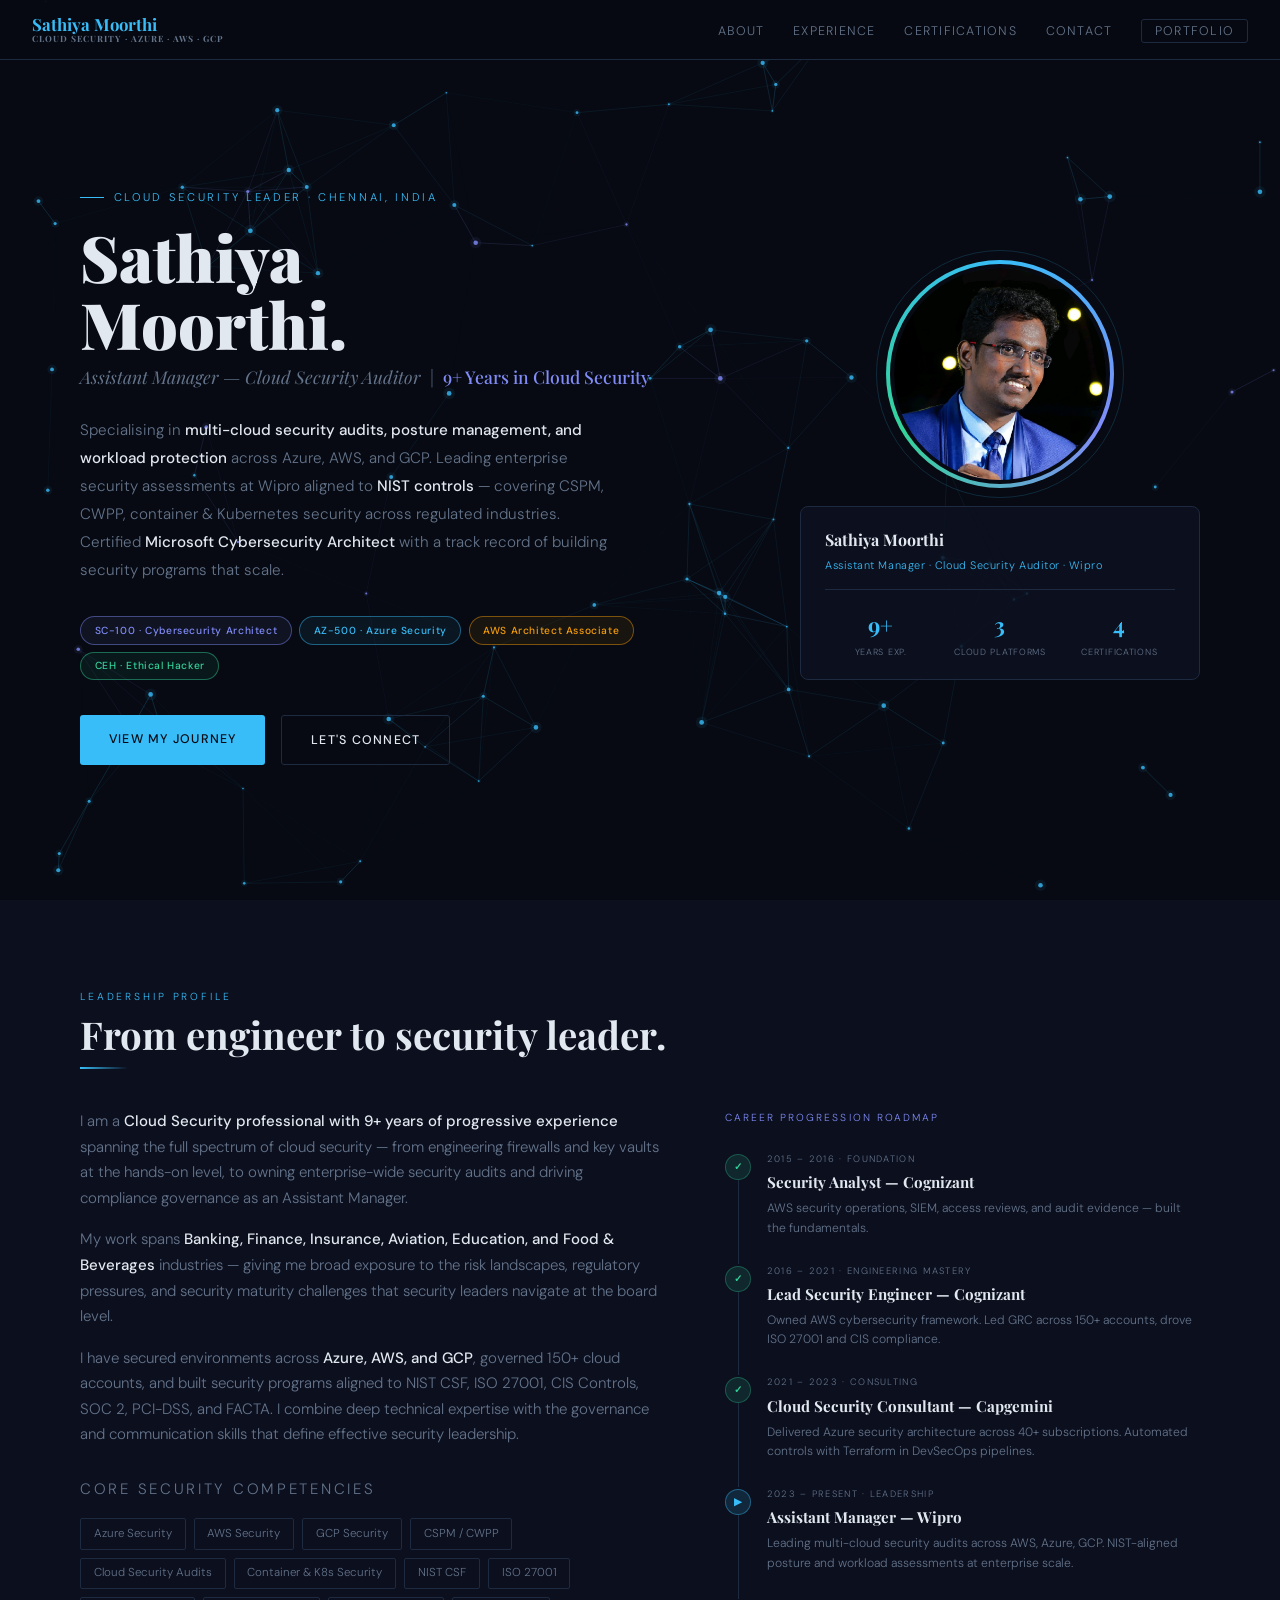
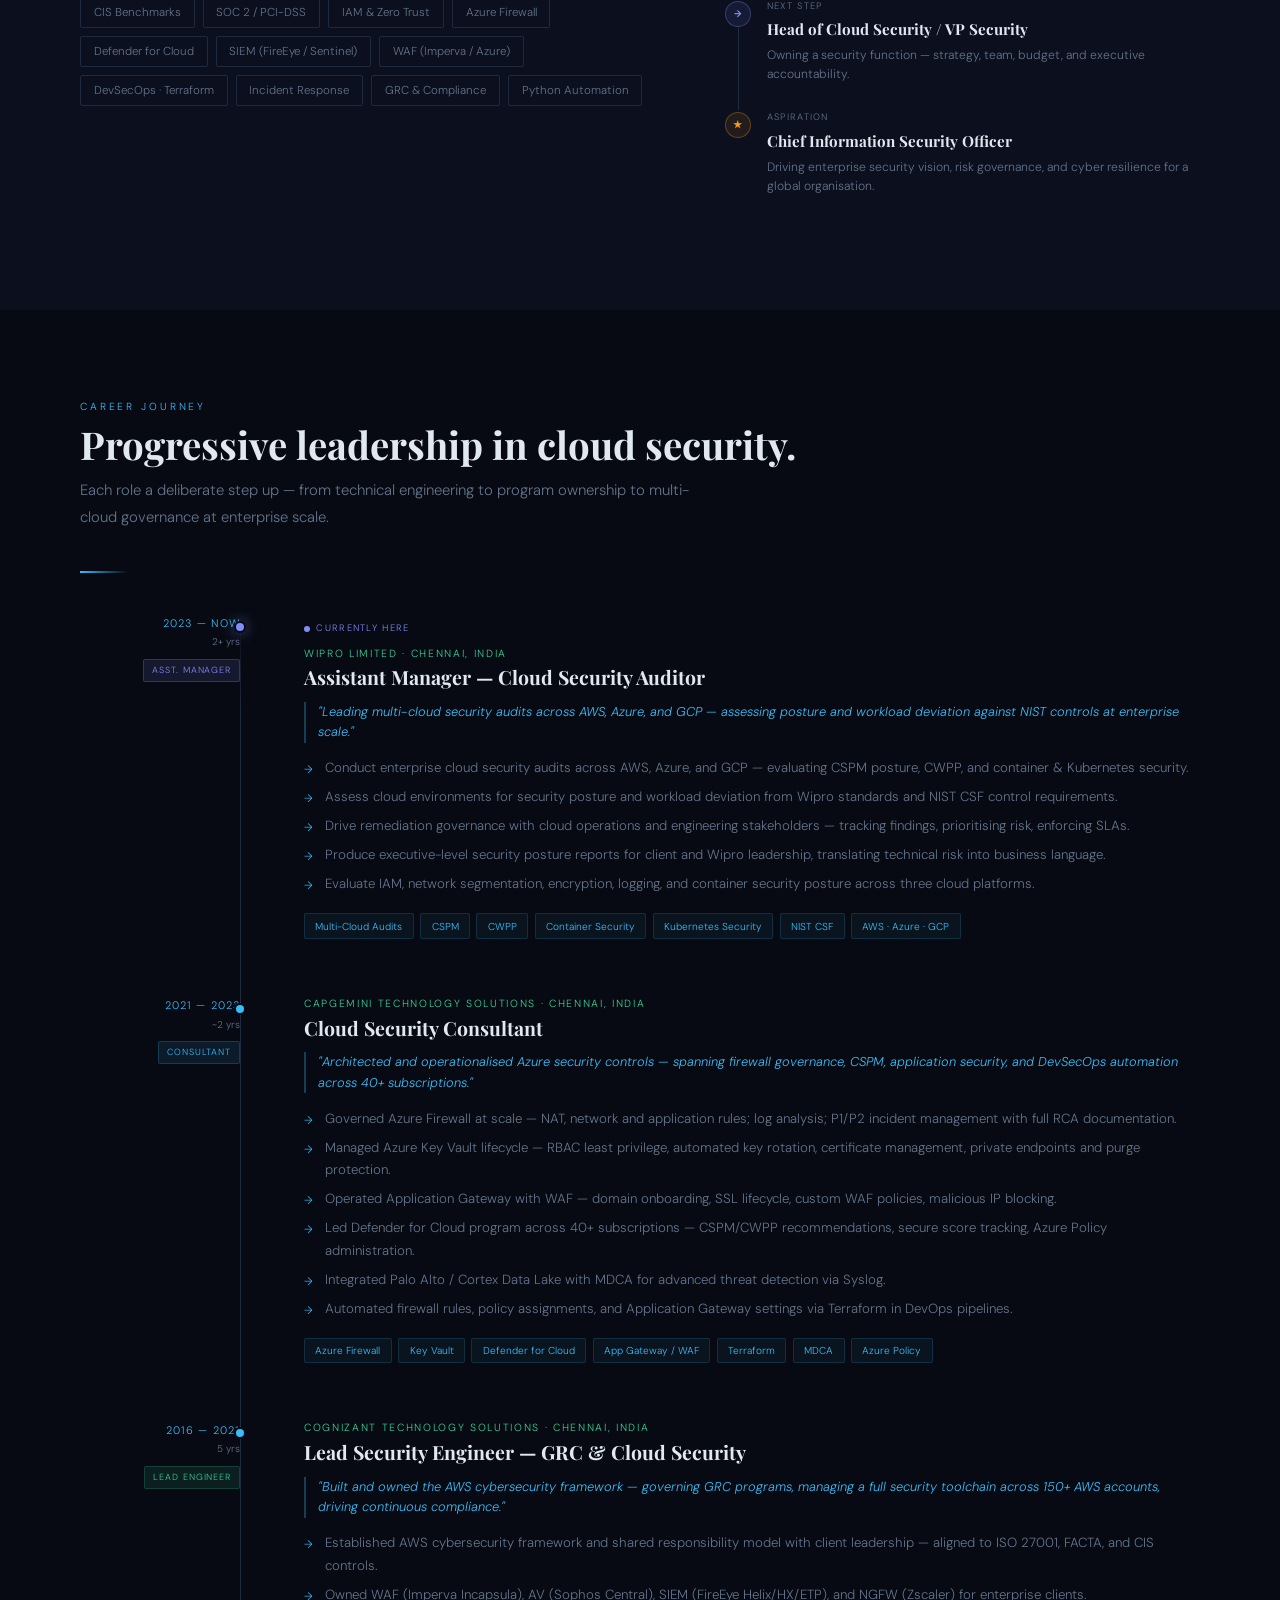
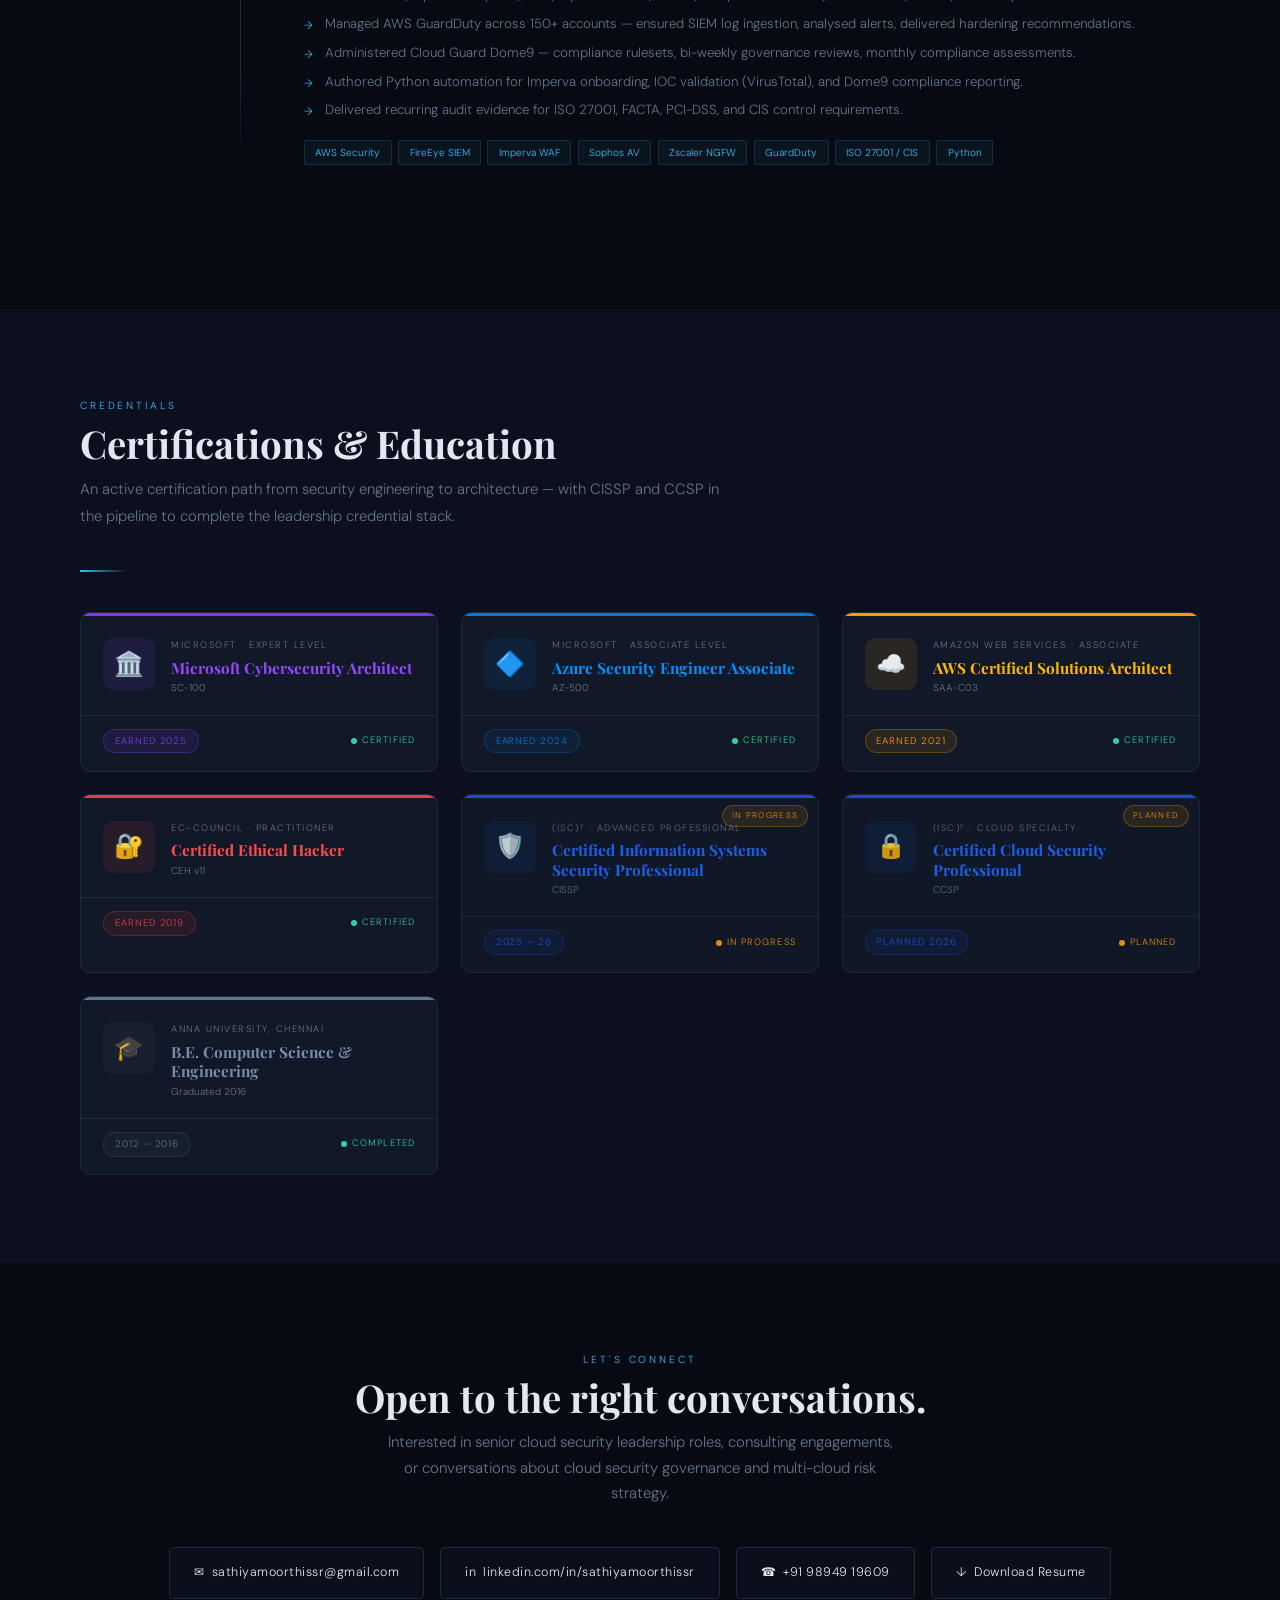
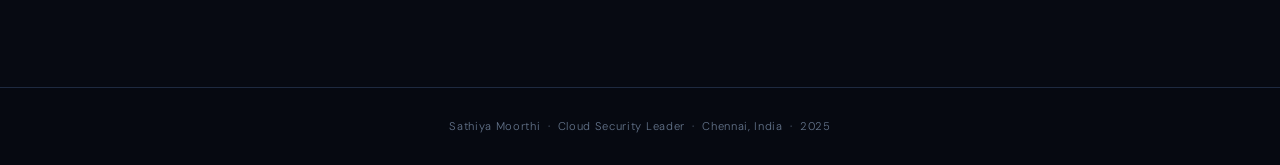
<file: index.html>
<!DOCTYPE html>
<html lang="en">
<head>
  <meta charset="UTF-8" />
  <meta name="viewport" content="width=device-width, initial-scale=1.0" />
  <title>Sathiya Moorthi — Cloud Security Leader</title>
  <link href="https://fonts.googleapis.com/css2?family=Playfair+Display:wght@400;700;900&family=DM+Sans:wght@300;400;500;600&display=swap" rel="stylesheet" />
  <link rel="stylesheet" href="css/main.css" />
</head>
<body>

<canvas id="network-canvas"></canvas>

<!-- ═══ MOBILE DRAWER ═══ -->
<div class="mobile-drawer" id="mobileDrawer">
  <button class="mobile-drawer-close" id="drawerClose" aria-label="Close menu">✕</button>
  <a href="#about"          onclick="closeDrawer()">About</a>
  <a href="#experience"     onclick="closeDrawer()">Experience</a>
  <a href="#certifications" onclick="closeDrawer()">Certifications</a>
  <a href="#contact"        onclick="closeDrawer()">Contact</a>
  <a href="portfolio.html" onclick="closeDrawer()">Portfolio</a>
  <div class="mobile-social">
    <a href="https://www.linkedin.com/in/sathiyamoorthissr" target="_blank">LinkedIn</a>
    <a href="mailto:sathiyamoorthissr@gmail.com">Email</a>
  </div>
</div>

<!-- ═══ NAV ═══ -->
<nav>
  <div class="nav-logo">
    Sathiya Moorthi
    <span class="nav-badge">Cloud Security · Azure · AWS · GCP</span>
  </div>
  <ul class="nav-links">
    <li><a href="#about">About</a></li>
    <li><a href="#experience">Experience</a></li>
    <li><a href="#certifications">Certifications</a></li>
    <li><a href="#contact">Contact</a></li>
    <li><a href="portfolio.html" style="color:var(--accent);border:1px solid var(--border);border-radius:3px;padding:0.2rem 0.8rem;">Portfolio</a></li>
  </ul>
  <button class="hamburger" id="hamburger" aria-label="Open menu">
    <span></span><span></span><span></span>
  </button>
</nav>

<!-- ═══ HERO ═══ -->
<section id="hero">
  <div class="hero-text">
    <p class="hero-label">Cloud Security Leader · Chennai, India</p>
    <h1 class="hero-name">Sathiya<br/>Moorthi.</h1>
    <p class="hero-role">Assistant Manager — Cloud Security Auditor &nbsp;|&nbsp; <span>9+ Years in Cloud Security</span></p>
    <p class="hero-bio">
      Specialising in <strong>multi-cloud security audits, posture management, and workload protection</strong> across Azure, AWS, and GCP.
      Leading enterprise security assessments at Wipro aligned to <strong>NIST controls</strong> — covering CSPM, CWPP, container &amp; Kubernetes security across regulated industries.
      Certified <strong>Microsoft Cybersecurity Architect</strong> with a track record of building security programs that scale.
    </p>
    <div class="badge-row">
      <span class="pill pill-violet">SC-100 · Cybersecurity Architect</span>
      <span class="pill pill-blue">AZ-500 · Azure Security</span>
      <span class="pill pill-gold">AWS Architect Associate</span>
      <span class="pill pill-green">CEH · Ethical Hacker</span>
    </div>
    <div class="hero-cta">
      <a href="#experience" class="btn-primary">View My Journey</a>
      <a href="#contact" class="btn-outline">Let's Connect</a>
    </div>
  </div>

  <div class="hero-visual">
    <!--
      TO ADD YOUR PHOTO:
      1. Save your LinkedIn photo as  profile.jpg  next to this file
      2. Uncomment the <img> tag below
      3. Delete the .photo-fallback <div>
    -->
    <div class="photo-frame">
      <div class="photo-ring"></div>
      <div class="photo-inner">
        <img src="profile.jpg" alt="Sathiya Moorthi" />
        <!-- <div class="photo-fallback">
          SM
          <small>Cloud Security</small>
        </div> -->
      </div>
    </div>

    <div class="profile-card">
      <div class="profile-card-name">Sathiya Moorthi</div>
      <div class="profile-card-title">Assistant Manager · Cloud Security Auditor · Wipro</div>
      <div class="profile-stats">
        <div>
          <div class="pstat-num">9+</div>
          <div class="pstat-lbl">Years Exp.</div>
        </div>
        <div>
          <div class="pstat-num">3</div>
          <div class="pstat-lbl">Cloud Platforms</div>
        </div>
        <div>
          <div class="pstat-num">4</div>
          <div class="pstat-lbl">Certifications</div>
        </div>
      </div>
    </div>
  </div>
</section>

<!-- ═══ ABOUT ═══ -->
<section id="about">
  <p class="section-label">Leadership Profile</p>
  <h2 class="section-title">From engineer to security leader.</h2>
  <div class="section-divider"></div>

  <div class="about-grid">
    <div class="about-text">
      <p>
        I am a <strong>Cloud Security professional with 9+ years of progressive experience</strong> spanning the full spectrum of cloud security — from engineering firewalls and key vaults at the hands-on level, to owning enterprise-wide security audits and driving compliance governance as an Assistant Manager.
      </p>
      <p>
        My work spans <strong>Banking, Finance, Insurance, Aviation, Education, and Food &amp; Beverages</strong> industries — giving me broad exposure to the risk landscapes, regulatory pressures, and security maturity challenges that security leaders navigate at the board level.
      </p>
      <p>
        I have secured environments across <strong>Azure, AWS, and GCP</strong>, governed 150+ cloud accounts, and built security programs aligned to NIST CSF, ISO 27001, CIS Controls, SOC 2, PCI-DSS, and FACTA. I combine deep technical expertise with the governance and communication skills that define effective security leadership.
      </p>

      <p class="skills-section-title">Core Security Competencies</p>
      <div class="skills-list">
        <span class="skill-tag">Azure Security</span>
        <span class="skill-tag">AWS Security</span>
        <span class="skill-tag">GCP Security</span>
        <span class="skill-tag">CSPM / CWPP</span>
        <span class="skill-tag">Cloud Security Audits</span>
        <span class="skill-tag">Container &amp; K8s Security</span>
        <span class="skill-tag">NIST CSF</span>
        <span class="skill-tag">ISO 27001</span>
        <span class="skill-tag">CIS Benchmarks</span>
        <span class="skill-tag">SOC 2 / PCI-DSS</span>
        <span class="skill-tag">IAM &amp; Zero Trust</span>
        <span class="skill-tag">Azure Firewall</span>
        <span class="skill-tag">Defender for Cloud</span>
        <span class="skill-tag">SIEM (FireEye / Sentinel)</span>
        <span class="skill-tag">WAF (Imperva / Azure)</span>
        <span class="skill-tag">DevSecOps · Terraform</span>
        <span class="skill-tag">Incident Response</span>
        <span class="skill-tag">GRC &amp; Compliance</span>
        <span class="skill-tag">Python Automation</span>
      </div>
    </div>

    <div>
      <p class="roadmap-title">Career Progression Roadmap</p>
      <div class="ciso-roadmap">
        <div class="roadmap-item">
          <div class="roadmap-dot dot-done">✓</div>
          <div>
            <div class="roadmap-phase">2015 – 2016 · Foundation</div>
            <div class="roadmap-role">Security Analyst — Cognizant</div>
            <div class="roadmap-desc">AWS security operations, SIEM, access reviews, and audit evidence — built the fundamentals.</div>
          </div>
        </div>
        <div class="roadmap-item">
          <div class="roadmap-dot dot-done">✓</div>
          <div>
            <div class="roadmap-phase">2016 – 2021 · Engineering Mastery</div>
            <div class="roadmap-role">Lead Security Engineer — Cognizant</div>
            <div class="roadmap-desc">Owned AWS cybersecurity framework. Led GRC across 150+ accounts, drove ISO 27001 and CIS compliance.</div>
          </div>
        </div>
        <div class="roadmap-item">
          <div class="roadmap-dot dot-done">✓</div>
          <div>
            <div class="roadmap-phase">2021 – 2023 · Consulting</div>
            <div class="roadmap-role">Cloud Security Consultant — Capgemini</div>
            <div class="roadmap-desc">Delivered Azure security architecture across 40+ subscriptions. Automated controls with Terraform in DevSecOps pipelines.</div>
          </div>
        </div>
        <div class="roadmap-item">
          <div class="roadmap-dot dot-now">▶</div>
          <div>
            <div class="roadmap-phase">2023 – Present · Leadership</div>
            <div class="roadmap-role">Assistant Manager — Wipro</div>
            <div class="roadmap-desc">Leading multi-cloud security audits across AWS, Azure, GCP. NIST-aligned posture and workload assessments at enterprise scale.</div>
          </div>
        </div>
        <div class="roadmap-item">
          <div class="roadmap-dot dot-next">→</div>
          <div>
            <div class="roadmap-phase">Next Step</div>
            <div class="roadmap-role">Head of Cloud Security / VP Security</div>
            <div class="roadmap-desc">Owning a security function — strategy, team, budget, and executive accountability.</div>
          </div>
        </div>
        <div class="roadmap-item">
          <div class="roadmap-dot dot-goal">★</div>
          <div>
            <div class="roadmap-phase">Aspiration</div>
            <div class="roadmap-role">Chief Information Security Officer</div>
            <div class="roadmap-desc">Driving enterprise security vision, risk governance, and cyber resilience for a global organisation.</div>
          </div>
        </div>
      </div>
    </div>
  </div>
</section>

<!-- ═══ EXPERIENCE ═══ -->
<section id="experience">
  <p class="section-label">Career Journey</p>
  <h2 class="section-title">Progressive leadership in cloud security.</h2>
  <p class="section-intro">Each role a deliberate step up — from technical engineering to program ownership to multi-cloud governance at enterprise scale.</p>
  <div class="section-divider"></div>

  <div class="timeline">

    <div class="exp-item">
      <div class="exp-dates">
        <div class="exp-year">2023 — Now</div>
        <div class="exp-duration">2+ yrs</div>
        <div class="exp-level level-mgr">Asst. Manager</div>
      </div>
      <div class="exp-dot now"></div>
      <div class="exp-content">
        <div class="exp-live">Currently Here</div>
        <p class="exp-company">Wipro Limited · Chennai, India</p>
        <h3 class="exp-role">Assistant Manager — Cloud Security Auditor</h3>
        <p class="exp-impact">"Leading multi-cloud security audits across AWS, Azure, and GCP — assessing posture and workload deviation against NIST controls at enterprise scale."</p>
        <ul class="exp-bullets">
          <li>Conduct enterprise cloud security audits across AWS, Azure, and GCP — evaluating CSPM posture, CWPP, and container &amp; Kubernetes security.</li>
          <li>Assess cloud environments for security posture and workload deviation from Wipro standards and NIST CSF control requirements.</li>
          <li>Drive remediation governance with cloud operations and engineering stakeholders — tracking findings, prioritising risk, enforcing SLAs.</li>
          <li>Produce executive-level security posture reports for client and Wipro leadership, translating technical risk into business language.</li>
          <li>Evaluate IAM, network segmentation, encryption, logging, and container security posture across three cloud platforms.</li>
        </ul>
        <div class="exp-tags">
          <span class="exp-tag">Multi-Cloud Audits</span><span class="exp-tag">CSPM</span><span class="exp-tag">CWPP</span><span class="exp-tag">Container Security</span><span class="exp-tag">Kubernetes Security</span><span class="exp-tag">NIST CSF</span><span class="exp-tag">AWS · Azure · GCP</span>
        </div>
      </div>
    </div>

    <div class="exp-item">
      <div class="exp-dates">
        <div class="exp-year">2021 — 2023</div>
        <div class="exp-duration">~2 yrs</div>
        <div class="exp-level level-lead">Consultant</div>
      </div>
      <div class="exp-dot"></div>
      <div class="exp-content">
        <p class="exp-company">Capgemini Technology Solutions · Chennai, India</p>
        <h3 class="exp-role">Cloud Security Consultant</h3>
        <p class="exp-impact">"Architected and operationalised Azure security controls — spanning firewall governance, CSPM, application security, and DevSecOps automation across 40+ subscriptions."</p>
        <ul class="exp-bullets">
          <li>Governed Azure Firewall at scale — NAT, network and application rules; log analysis; P1/P2 incident management with full RCA documentation.</li>
          <li>Managed Azure Key Vault lifecycle — RBAC least privilege, automated key rotation, certificate management, private endpoints and purge protection.</li>
          <li>Operated Application Gateway with WAF — domain onboarding, SSL lifecycle, custom WAF policies, malicious IP blocking.</li>
          <li>Led Defender for Cloud program across 40+ subscriptions — CSPM/CWPP recommendations, secure score tracking, Azure Policy administration.</li>
          <li>Integrated Palo Alto / Cortex Data Lake with MDCA for advanced threat detection via Syslog.</li>
          <li>Automated firewall rules, policy assignments, and Application Gateway settings via Terraform in DevOps pipelines.</li>
        </ul>
        <div class="exp-tags">
          <span class="exp-tag">Azure Firewall</span><span class="exp-tag">Key Vault</span><span class="exp-tag">Defender for Cloud</span><span class="exp-tag">App Gateway / WAF</span><span class="exp-tag">Terraform</span><span class="exp-tag">MDCA</span><span class="exp-tag">Azure Policy</span>
        </div>
      </div>
    </div>

    <div class="exp-item">
      <div class="exp-dates">
        <div class="exp-year">2016 — 2021</div>
        <div class="exp-duration">5 yrs</div>
        <div class="exp-level level-eng">Lead Engineer</div>
      </div>
      <div class="exp-dot"></div>
      <div class="exp-content">
        <p class="exp-company">Cognizant Technology Solutions · Chennai, India</p>
        <h3 class="exp-role">Lead Security Engineer — GRC &amp; Cloud Security</h3>
        <p class="exp-impact">"Built and owned the AWS cybersecurity framework — governing GRC programs, managing a full security toolchain across 150+ AWS accounts, driving continuous compliance."</p>
        <ul class="exp-bullets">
          <li>Established AWS cybersecurity framework and shared responsibility model with client leadership — aligned to ISO 27001, FACTA, and CIS controls.</li>
          <li>Owned WAF (Imperva Incapsula), AV (Sophos Central), SIEM (FireEye Helix/HX/ETP), and NGFW (Zscaler) for enterprise clients.</li>
          <li>Managed AWS GuardDuty across 150+ accounts — ensured SIEM log ingestion, analysed alerts, delivered hardening recommendations.</li>
          <li>Administered Cloud Guard Dome9 — compliance rulesets, bi-weekly governance reviews, monthly compliance assessments.</li>
          <li>Authored Python automation for Imperva onboarding, IOC validation (VirusTotal), and Dome9 compliance reporting.</li>
          <li>Delivered recurring audit evidence for ISO 27001, FACTA, PCI-DSS, and CIS control requirements.</li>
        </ul>
        <div class="exp-tags">
          <span class="exp-tag">AWS Security</span><span class="exp-tag">FireEye SIEM</span><span class="exp-tag">Imperva WAF</span><span class="exp-tag">Sophos AV</span><span class="exp-tag">Zscaler NGFW</span><span class="exp-tag">GuardDuty</span><span class="exp-tag">ISO 27001 / CIS</span><span class="exp-tag">Python</span>
        </div>
      </div>
    </div>

  </div>
</section>

<!-- ═══ CERTIFICATIONS ═══ -->
<section id="certifications">
  <p class="section-label">Credentials</p>
  <h2 class="section-title">Certifications &amp; Education</h2>
  <p class="section-intro">An active certification path from security engineering to architecture — with CISSP and CCSP in the pipeline to complete the leadership credential stack.</p>
  <div class="section-divider"></div>

  <div class="cert-grid">

    <div class="cert-card cert-ms-arch status-earned">
      <div class="cert-card-top">
        <div class="cert-icon">🏛️</div>
        <div class="cert-meta">
          <div class="cert-issuer">Microsoft · Expert Level</div>
          <div class="cert-name">Microsoft Cybersecurity Architect</div>
          <div class="cert-code">SC-100</div>
        </div>
      </div>
      <div class="cert-card-bottom">
        <span class="cert-year-badge">Earned 2025</span>
        <span class="cert-status">Certified</span>
      </div>
    </div>

    <div class="cert-card cert-ms status-earned">
      <div class="cert-card-top">
        <div class="cert-icon">🔷</div>
        <div class="cert-meta">
          <div class="cert-issuer">Microsoft · Associate Level</div>
          <div class="cert-name">Azure Security Engineer Associate</div>
          <div class="cert-code">AZ-500</div>
        </div>
      </div>
      <div class="cert-card-bottom">
        <span class="cert-year-badge">Earned 2024</span>
        <span class="cert-status">Certified</span>
      </div>
    </div>

    <div class="cert-card cert-aws status-earned">
      <div class="cert-card-top">
        <div class="cert-icon">☁️</div>
        <div class="cert-meta">
          <div class="cert-issuer">Amazon Web Services · Associate</div>
          <div class="cert-name">AWS Certified Solutions Architect</div>
          <div class="cert-code">SAA-C03</div>
        </div>
      </div>
      <div class="cert-card-bottom">
        <span class="cert-year-badge">Earned 2021</span>
        <span class="cert-status">Certified</span>
      </div>
    </div>

    <div class="cert-card cert-ec2 status-earned">
      <div class="cert-card-top">
        <div class="cert-icon">🔐</div>
        <div class="cert-meta">
          <div class="cert-issuer">EC-Council · Practitioner</div>
          <div class="cert-name">Certified Ethical Hacker</div>
          <div class="cert-code">CEH v11</div>
        </div>
      </div>
      <div class="cert-card-bottom">
        <span class="cert-year-badge">Earned 2019</span>
        <span class="cert-status">Certified</span>
      </div>
    </div>

    <div class="cert-card cert-isc2 planned status-planned">
      <div class="cert-card-top">
        <div class="cert-icon">🛡️</div>
        <div class="cert-meta">
          <div class="cert-issuer">(ISC)² · Advanced Professional</div>
          <div class="cert-name">Certified Information Systems Security Professional</div>
          <div class="cert-code">CISSP</div>
        </div>
      </div>
      <div class="cert-card-bottom">
        <span class="cert-year-badge">2025 – 26</span>
        <span class="cert-status">In Progress</span>
      </div>
    </div>

    <div class="cert-card cert-isc2 planned planned-future status-planned">
      <div class="cert-card-top">
        <div class="cert-icon">🔒</div>
        <div class="cert-meta">
          <div class="cert-issuer">(ISC)² · Cloud Specialty</div>
          <div class="cert-name">Certified Cloud Security Professional</div>
          <div class="cert-code">CCSP</div>
        </div>
      </div>
      <div class="cert-card-bottom">
        <span class="cert-year-badge">Planned 2026</span>
        <span class="cert-status">Planned</span>
      </div>
    </div>

    <div class="cert-card cert-edu status-earned">
      <div class="cert-card-top">
        <div class="cert-icon">🎓</div>
        <div class="cert-meta">
          <div class="cert-issuer">Anna University, Chennai</div>
          <div class="cert-name">B.E. Computer Science &amp; Engineering</div>
          <div class="cert-code">Graduated 2016</div>
        </div>
      </div>
      <div class="cert-card-bottom">
        <span class="cert-year-badge">2012 – 2016</span>
        <span class="cert-status">Completed</span>
      </div>
    </div>

  </div>
</section>

<!-- ═══ CONTACT ═══ -->
<section id="contact">
  <p class="section-label">Let's Connect</p>
  <h2 class="section-title">Open to the right conversations.</h2>
  <p class="contact-sub">
    Interested in senior cloud security leadership roles, consulting engagements, or conversations about cloud security governance and multi-cloud risk strategy.
  </p>
  <div class="contact-links">
    <a href="mailto:sathiyamoorthissr@gmail.com" class="contact-link">✉ &nbsp;sathiyamoorthissr@gmail.com</a>
    <a href="https://www.linkedin.com/in/sathiyamoorthissr" target="_blank" class="contact-link">in &nbsp;linkedin.com/in/sathiyamoorthissr</a>
    <a href="tel:+919894919609" class="contact-link">☎ &nbsp;+91 98949 19609</a>
    <a href="#" class="contact-link">↓ &nbsp;Download Resume</a>
  </div>
</section>

<footer>
  <p>Sathiya Moorthi &nbsp;·&nbsp; Cloud Security Leader &nbsp;·&nbsp; Chennai, India &nbsp;·&nbsp; 2025</p>
</footer>

<script src="js/main.js"></script>
</body>
</html>
</file>
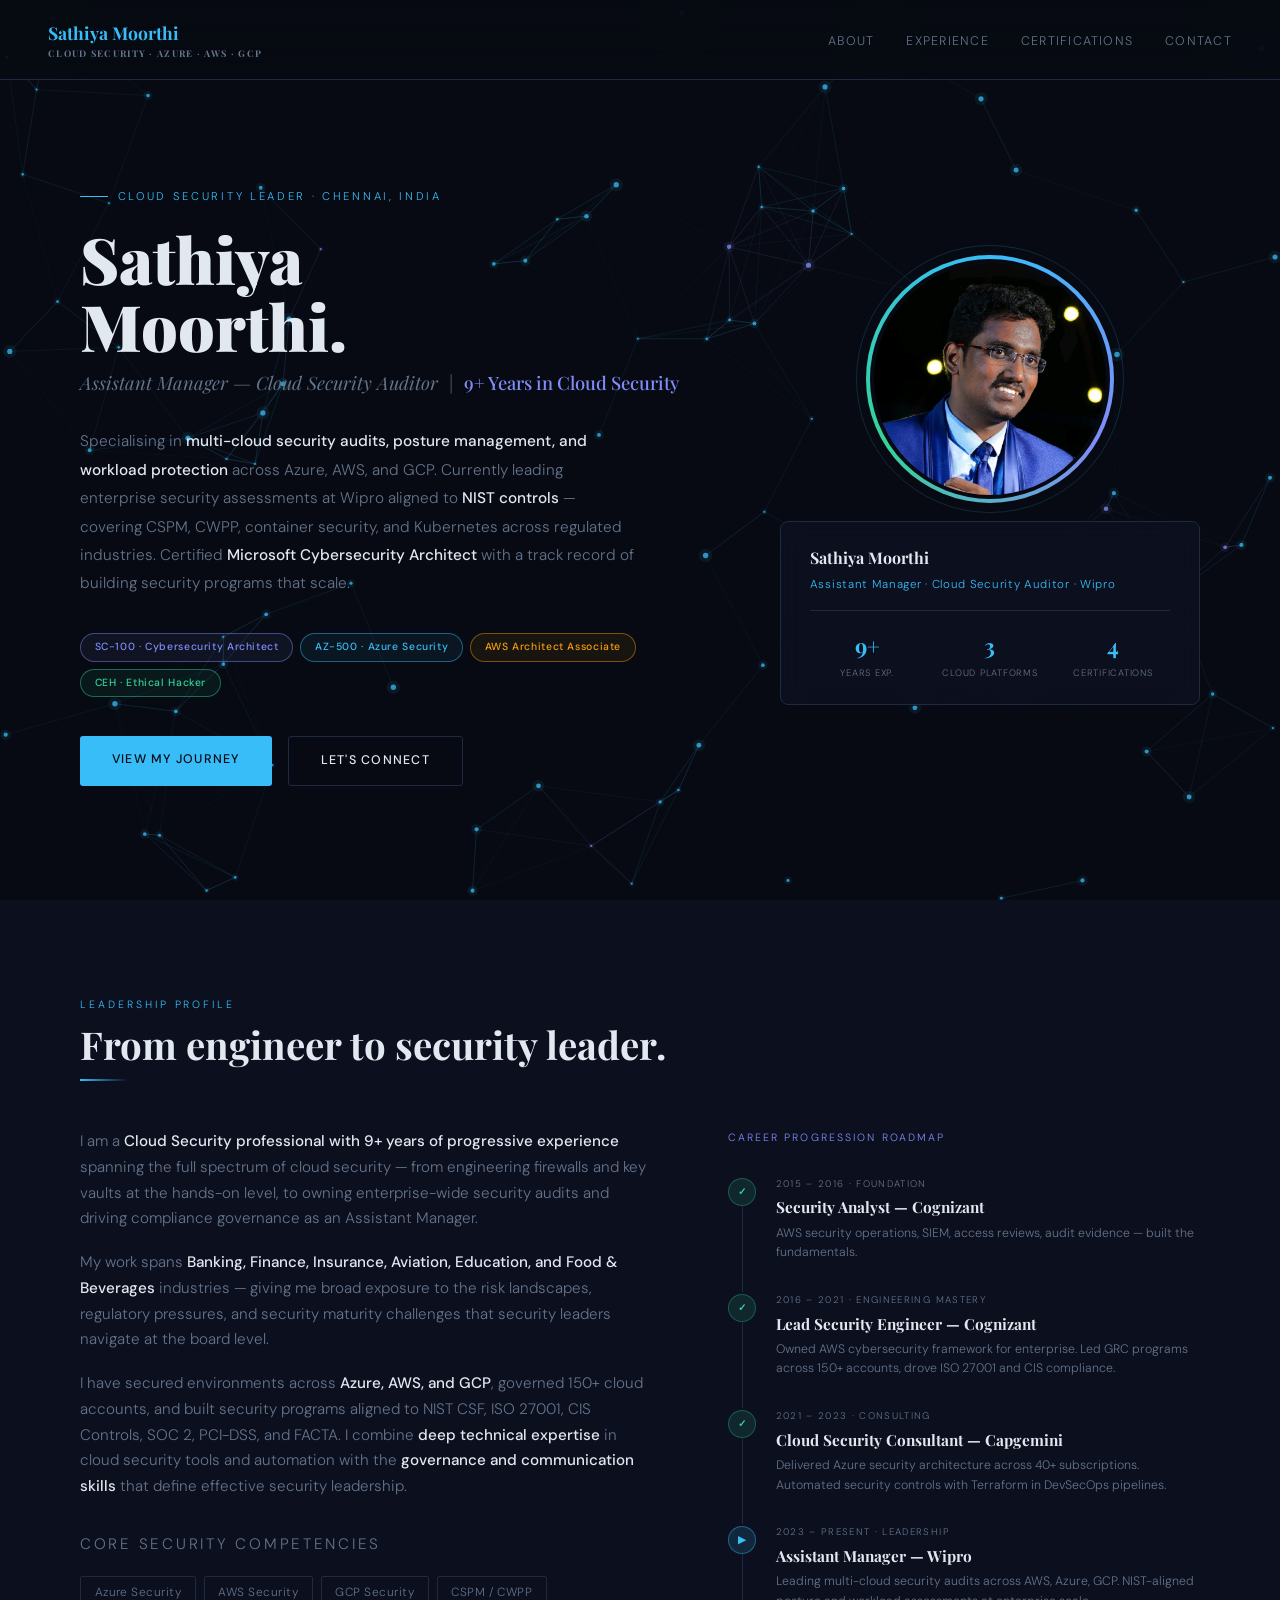
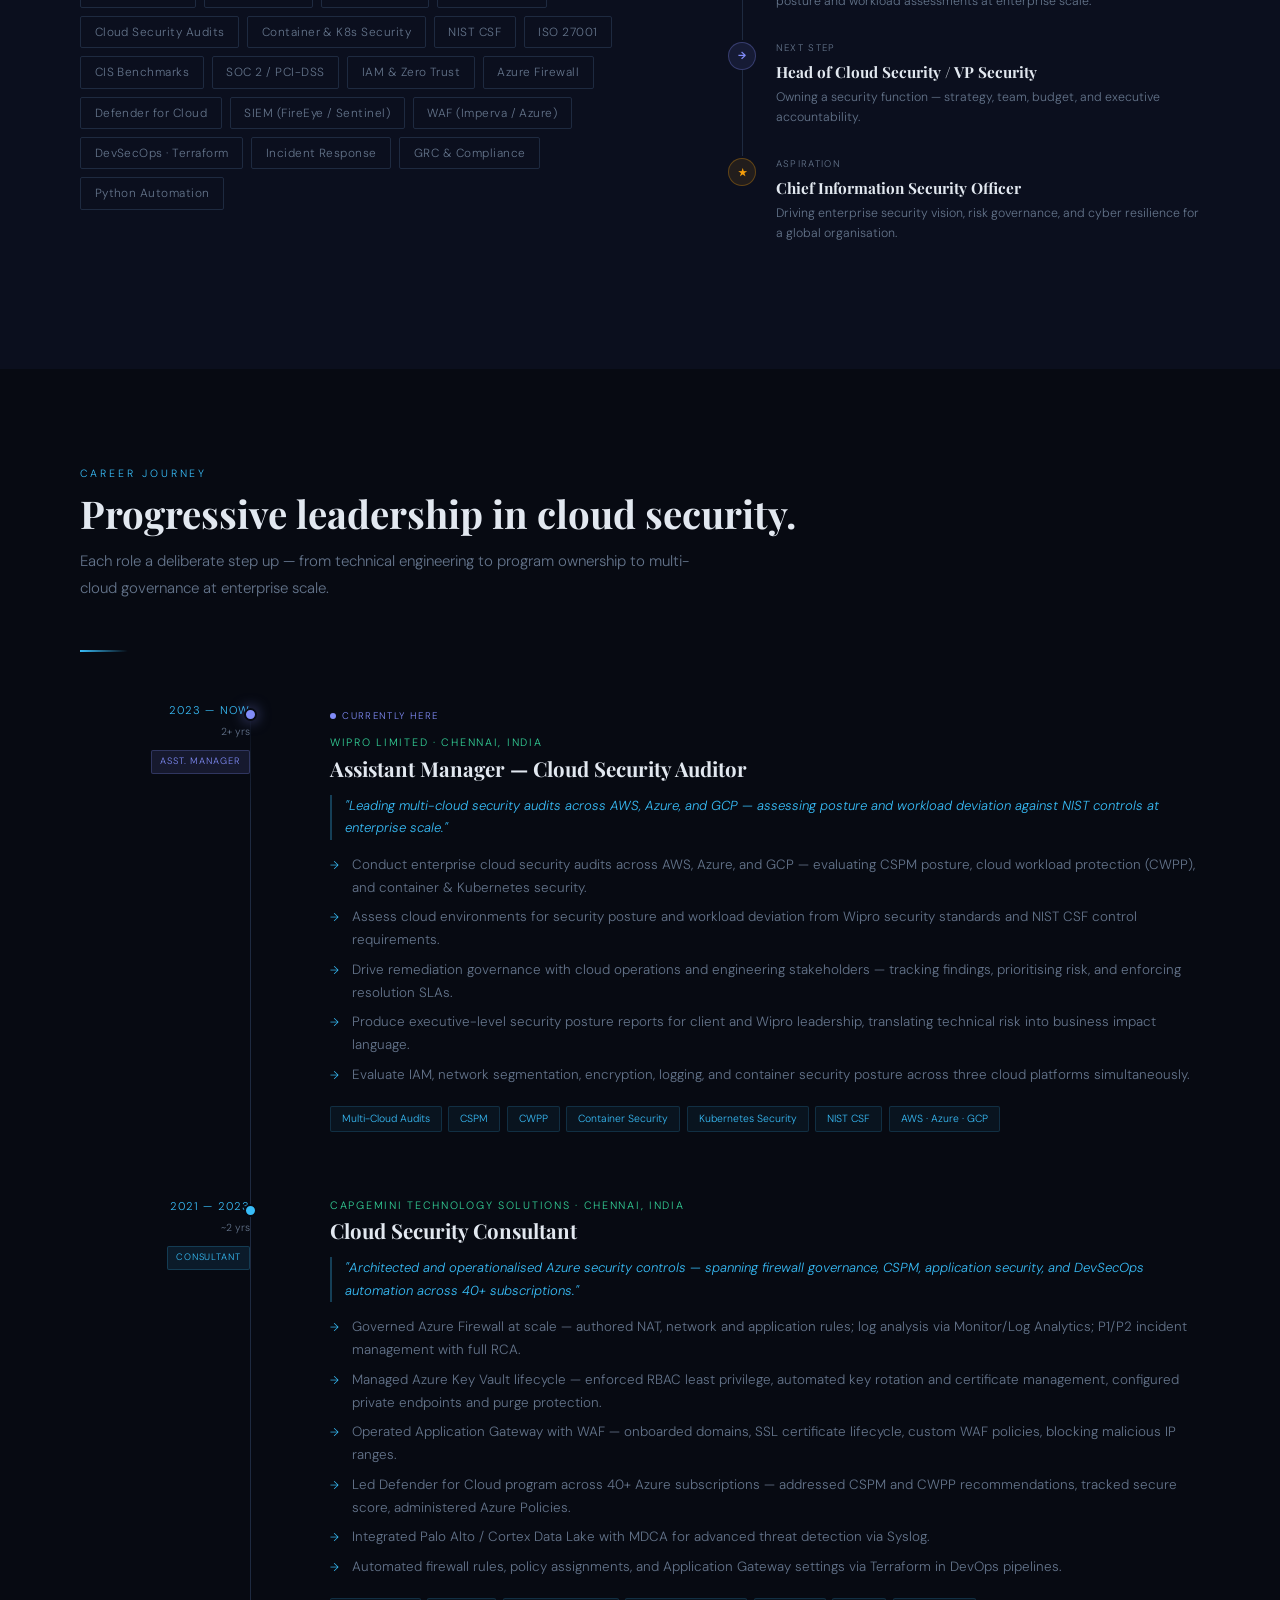
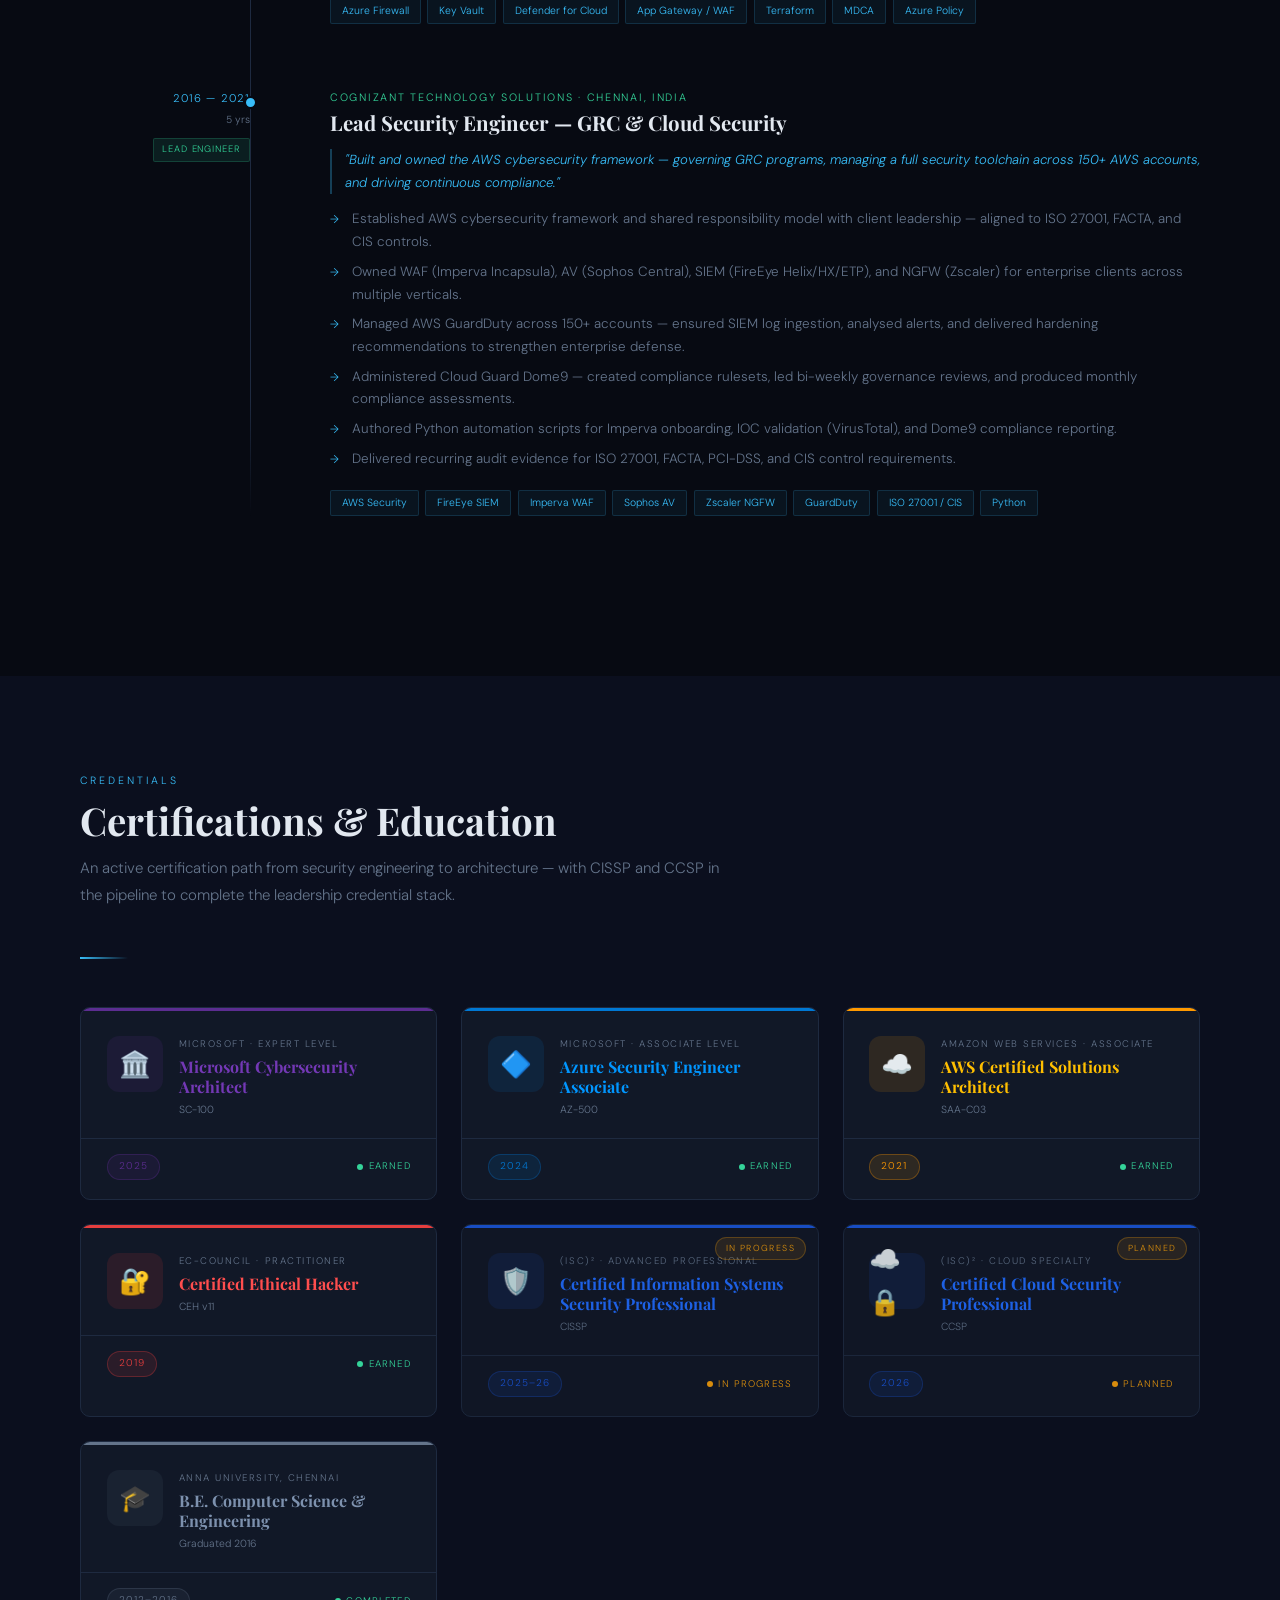
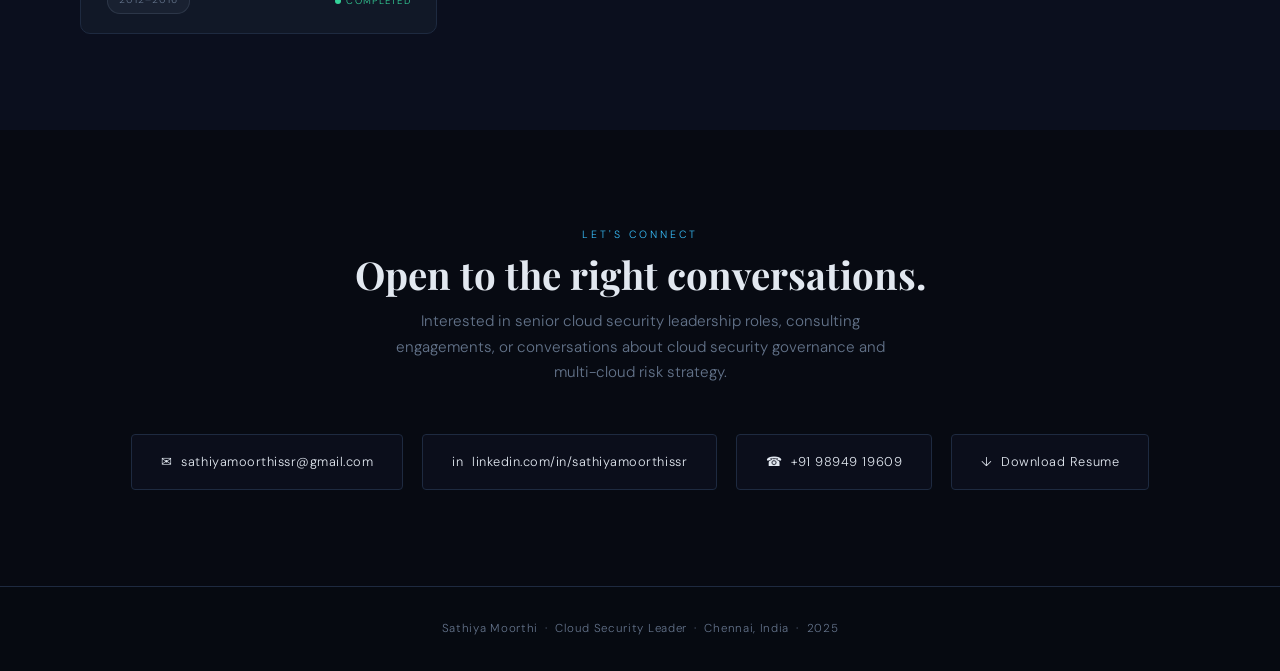
<file: index_old.html>
<!DOCTYPE html>
<html lang="en">
<head>
  <meta charset="UTF-8" />
  <meta name="viewport" content="width=device-width, initial-scale=1.0" />
  <title>Sathiya Moorthi — Cloud Security Leader</title>
  <link href="https://fonts.googleapis.com/css2?family=Playfair+Display:wght@400;700;900&family=DM+Sans:wght@300;400;500;600&display=swap" rel="stylesheet" />
  <style>
    *, *::before, *::after { box-sizing: border-box; margin: 0; padding: 0; }

    :root {
      --bg: #070a12;
      --surface: #0d1120;
      --surface2: #111827;
      --border: #1e2a40;
      --accent: #38bdf8;
      --accent2: #818cf8;
      --accent3: #34d399;
      --gold: #f59e0b;
      --text: #e2e8f0;
      --muted: #64748b;
      --font-display: 'Playfair Display', serif;
      --font-body: 'DM Sans', sans-serif;
    }

    html { scroll-behavior: smooth; }

    body {
      background: var(--bg);
      color: var(--text);
      font-family: var(--font-body);
      font-weight: 300;
      line-height: 1.7;
      overflow-x: hidden;
    }

    /* ══════════════════════════════════════
       NETWORK CANVAS — full-page background
    ══════════════════════════════════════ */
    #network-canvas {
      position: fixed;
      inset: 0;
      z-index: 0;
      pointer-events: none;
    }

    /* everything above the canvas */
    nav, section, footer { position: relative; z-index: 2; }

    /* ══════════════════════════════════════
       NAV
    ══════════════════════════════════════ */
    nav {
      position: fixed;
      top: 0; left: 0; right: 0;
      z-index: 50;
      display: flex;
      justify-content: space-between;
      align-items: center;
      padding: 1.1rem 3rem;
      backdrop-filter: blur(20px);
      background: rgba(7,10,18,0.80);
      border-bottom: 1px solid var(--border);
    }
    .nav-logo {
      font-family: var(--font-display);
      font-size: 1.1rem;
      font-weight: 700;
      color: var(--accent);
    }
    .nav-badge {
      font-size: 0.58rem;
      letter-spacing: 0.14em;
      text-transform: uppercase;
      color: var(--muted);
      display: block;
      margin-top: -2px;
    }
    .nav-links { display: flex; gap: 2rem; list-style: none; }
    .nav-links a {
      color: var(--muted);
      text-decoration: none;
      font-size: 0.78rem;
      letter-spacing: 0.1em;
      text-transform: uppercase;
      transition: color 0.2s;
    }
    .nav-links a:hover { color: var(--accent); }

    /* ══════════════════════════════════════
       HERO
    ══════════════════════════════════════ */
    #hero {
      min-height: 100vh;
      display: grid;
      grid-template-columns: 1fr 420px;
      align-items: center;
      padding: 8rem 5rem 4rem;
      gap: 4rem;
    }

    .hero-text { position: relative; }

    .hero-label {
      display: inline-flex;
      align-items: center;
      gap: 0.6rem;
      font-size: 0.7rem;
      letter-spacing: 0.24em;
      text-transform: uppercase;
      color: var(--accent);
      margin-bottom: 1.2rem;
      opacity: 0;
      animation: fadeUp 0.8s 0.2s forwards;
    }
    .hero-label::before { content: ''; width: 28px; height: 1px; background: var(--accent); }

    .hero-name {
      font-family: var(--font-display);
      font-size: clamp(2.8rem, 5vw, 4.8rem);
      font-weight: 900;
      line-height: 1.05;
      margin-bottom: 0.5rem;
      opacity: 0;
      animation: fadeUp 0.8s 0.35s forwards;
    }

    .hero-role {
      font-size: clamp(0.9rem, 1.6vw, 1.15rem);
      color: var(--muted);
      font-style: italic;
      font-family: var(--font-display);
      margin-bottom: 1.8rem;
      opacity: 0;
      animation: fadeUp 0.8s 0.5s forwards;
    }
    .hero-role span { color: var(--accent2); font-style: normal; font-weight: 500; }

    .hero-bio {
      font-size: 0.96rem;
      color: var(--muted);
      max-width: 560px;
      margin-bottom: 2.2rem;
      line-height: 1.85;
      opacity: 0;
      animation: fadeUp 0.8s 0.65s forwards;
    }
    .hero-bio strong { color: var(--text); font-weight: 500; }

    /* pill badges row */
    .badge-row {
      display: flex;
      flex-wrap: wrap;
      gap: 0.45rem;
      margin-bottom: 2.4rem;
      opacity: 0;
      animation: fadeUp 0.8s 0.8s forwards;
    }
    .pill {
      padding: 0.28rem 0.85rem;
      border-radius: 100px;
      font-size: 0.65rem;
      letter-spacing: 0.06em;
      font-weight: 500;
      border: 1px solid;
    }
    .pill-blue  { border-color: rgba(56,189,248,0.45); color: var(--accent);  background: rgba(56,189,248,0.07); }
    .pill-violet{ border-color: rgba(129,140,248,0.45); color: var(--accent2); background: rgba(129,140,248,0.07); }
    .pill-green { border-color: rgba(52,211,153,0.45);  color: var(--accent3); background: rgba(52,211,153,0.07); }
    .pill-gold  { border-color: rgba(245,158,11,0.45);  color: var(--gold);    background: rgba(245,158,11,0.07); }

    .hero-cta {
      display: flex; gap: 1rem;
      opacity: 0; animation: fadeUp 0.8s 0.95s forwards;
    }
    .btn-primary, .btn-outline {
      padding: 0.85rem 2rem;
      border-radius: 3px;
      font-family: var(--font-body);
      font-size: 0.78rem;
      letter-spacing: 0.1em;
      text-transform: uppercase;
      text-decoration: none;
      font-weight: 500;
      transition: all 0.25s;
    }
    .btn-primary { background: var(--accent); color: #070a12; border: none; }
    .btn-primary:hover { background: #67d2fc; transform: translateY(-2px); box-shadow: 0 8px 28px rgba(56,189,248,0.28); }
    .btn-outline { background: transparent; color: var(--text); border: 1px solid var(--border); }
    .btn-outline:hover { border-color: var(--accent); color: var(--accent); transform: translateY(-2px); }

    /* ── HERO VISUAL CARD ── */
    .hero-visual {
      display: flex;
      flex-direction: column;
      align-items: center;
      gap: 1.4rem;
      opacity: 0;
      animation: fadeIn 1s 0.6s forwards;
    }

    /* Photo frame */
    .photo-frame {
      position: relative;
      width: 240px;
      height: 240px;
    }
    .photo-ring {
      position: absolute;
      inset: -4px;
      border-radius: 50%;
      background: conic-gradient(from 0deg, var(--accent), var(--accent2), var(--accent3), var(--accent));
      animation: spin 14s linear infinite;
      z-index: 0;
    }
    @keyframes spin { to { transform: rotate(360deg); } }
    .photo-inner {
      position: relative;
      z-index: 1;
      width: 100%;
      height: 100%;
      border-radius: 50%;
      overflow: hidden;
      background: var(--surface2);
      border: 4px solid var(--bg);
      display: flex;
      align-items: center;
      justify-content: center;
    }
    /* When you add your photo, set src on the <img> tag.
       The fallback initials will hide automatically. */
    .photo-inner img {
      width: 100%;
      height: 100%;
      object-fit: cover;
      object-position: center top;
      display: block;
    }
    .photo-fallback {
      font-family: var(--font-display);
      font-size: 4rem;
      font-weight: 900;
      color: var(--accent);
      line-height: 1;
      text-align: center;
    }
    .photo-fallback small {
      display: block;
      font-size: 0.5rem;
      letter-spacing: 0.18em;
      text-transform: uppercase;
      color: var(--muted);
      margin-top: 4px;
      font-family: var(--font-body);
    }

    /* pulse ring */
    .photo-frame::after {
      content: '';
      position: absolute;
      inset: -14px;
      border-radius: 50%;
      border: 1px solid rgba(56,189,248,0.18);
      animation: pulseRing 3s ease-in-out infinite;
    }
    @keyframes pulseRing {
      0%, 100% { transform: scale(1); opacity: 0.5; }
      50% { transform: scale(1.06); opacity: 0; }
    }

    /* Info card */
    .profile-card {
      background: rgba(13,17,32,0.85);
      border: 1px solid var(--border);
      border-radius: 8px;
      padding: 1.4rem 1.8rem;
      width: 100%;
      backdrop-filter: blur(12px);
    }
    .profile-card-name {
      font-family: var(--font-display);
      font-size: 1rem;
      font-weight: 700;
      margin-bottom: 0.2rem;
    }
    .profile-card-title {
      font-size: 0.72rem;
      color: var(--accent);
      letter-spacing: 0.06em;
      margin-bottom: 1rem;
    }
    .profile-stats {
      display: grid;
      grid-template-columns: repeat(3, 1fr);
      gap: 0.5rem;
      text-align: center;
      border-top: 1px solid var(--border);
      padding-top: 1rem;
    }
    .pstat-num { font-family: var(--font-display); font-size: 1.4rem; font-weight: 700; color: var(--accent); }
    .pstat-lbl { font-size: 0.58rem; text-transform: uppercase; letter-spacing: 0.08em; color: var(--muted); margin-top: 1px; }

    @keyframes fadeUp { from { opacity: 0; transform: translateY(26px); } to { opacity: 1; transform: translateY(0); } }
    @keyframes fadeIn { from { opacity: 0; } to { opacity: 1; } }

    /* ══════════════════════════════════════
       SHARED SECTION STYLES
    ══════════════════════════════════════ */
    section { padding: 6rem 5rem; }
    .section-label { font-size: 0.66rem; letter-spacing: 0.28em; text-transform: uppercase; color: var(--accent); margin-bottom: 0.5rem; }
    .section-title { font-family: var(--font-display); font-size: clamp(1.8rem, 3vw, 2.7rem); font-weight: 700; margin-bottom: 0.8rem; line-height: 1.15; }
    .section-intro { color: var(--muted); max-width: 640px; margin-bottom: 3rem; font-size: 0.94rem; line-height: 1.8; }
    .section-divider { width: 48px; height: 2px; background: linear-gradient(90deg, var(--accent), transparent); margin-bottom: 3rem; }

    /* ══════════════════════════════════════
       ABOUT
    ══════════════════════════════════════ */
    #about { background: rgba(13,17,32,0.92); backdrop-filter: blur(8px); }
    .about-grid { display: grid; grid-template-columns: 1.1fr 0.9fr; gap: 4.5rem; align-items: start; }
    .about-text p { color: var(--muted); margin-bottom: 1.1rem; font-size: 0.95rem; }
    .about-text strong { color: var(--text); font-weight: 500; }
    .skills-section-title { font-size: 0.65rem; letter-spacing: 0.18em; text-transform: uppercase; color: var(--accent3); margin-bottom: 1rem; margin-top: 2rem; }
    .skills-list { display: flex; flex-wrap: wrap; gap: 0.5rem; }
    .skill-tag { padding: 0.32rem 0.85rem; border: 1px solid var(--border); border-radius: 2px; font-size: 0.74rem; color: var(--muted); letter-spacing: 0.04em; transition: all 0.2s; cursor: default; }
    .skill-tag:hover { border-color: var(--accent); color: var(--accent); }

    /* Roadmap */
    .roadmap-title { font-size: 0.66rem; letter-spacing: 0.2em; text-transform: uppercase; color: var(--accent2); margin-bottom: 1.8rem; }
    .ciso-roadmap { display: flex; flex-direction: column; }
    .roadmap-item { display: flex; gap: 1.2rem; padding-bottom: 1.8rem; position: relative; }
    .roadmap-item:not(:last-child)::before { content: ''; position: absolute; left: 14px; top: 30px; bottom: 0; width: 1px; background: var(--border); }
    .roadmap-dot { width: 28px; height: 28px; min-width: 28px; border-radius: 50%; display: flex; align-items: center; justify-content: center; font-size: 0.65rem; font-weight: 700; margin-top: 2px; }
    .dot-done { background: rgba(52,211,153,0.12); color: var(--accent3); border: 1px solid rgba(52,211,153,0.3); }
    .dot-now  { background: rgba(56,189,248,0.14); color: var(--accent);  border: 1px solid rgba(56,189,248,0.4); }
    .dot-next { background: rgba(129,140,248,0.10); color: var(--accent2); border: 1px solid rgba(129,140,248,0.3); }
    .dot-goal { background: rgba(245,158,11,0.10); color: var(--gold);    border: 1px solid rgba(245,158,11,0.3); }
    .roadmap-phase { font-size: 0.6rem; letter-spacing: 0.14em; text-transform: uppercase; color: var(--muted); margin-bottom: 0.15rem; }
    .roadmap-role { font-family: var(--font-display); font-size: 0.96rem; font-weight: 700; margin-bottom: 0.2rem; }
    .roadmap-desc { font-size: 0.77rem; color: var(--muted); line-height: 1.6; }

    /* ══════════════════════════════════════
       EXPERIENCE
    ══════════════════════════════════════ */
    #experience { background: transparent; }
    .timeline { position: relative; }
    .timeline::before { content: ''; position: absolute; left: 170px; top: 0; bottom: 0; width: 1px; background: linear-gradient(to bottom, transparent, var(--border) 8%, var(--border) 92%, transparent); }
    .exp-item { display: grid; grid-template-columns: 170px 1fr; gap: 0 3rem; margin-bottom: 4rem; position: relative; opacity: 0; transform: translateX(-18px); transition: opacity 0.6s, transform 0.6s; }
    .exp-item.visible { opacity: 1; transform: translateX(0); }
    .exp-dates { text-align: right; padding-top: 0.1rem; }
    .exp-year { font-size: 0.7rem; letter-spacing: 0.1em; text-transform: uppercase; color: var(--accent); }
    .exp-duration { font-size: 0.64rem; color: var(--muted); margin-top: 0.15rem; }
    .exp-level { font-size: 0.58rem; letter-spacing: 0.1em; text-transform: uppercase; margin-top: 0.6rem; padding: 0.2rem 0.5rem; border-radius: 2px; display: inline-block; }
    .level-mgr  { background: rgba(129,140,248,0.12); color: var(--accent2); border: 1px solid rgba(129,140,248,0.25); }
    .level-lead { background: rgba(56,189,248,0.10);  color: var(--accent);  border: 1px solid rgba(56,189,248,0.2); }
    .level-eng  { background: rgba(52,211,153,0.10);  color: var(--accent3); border: 1px solid rgba(52,211,153,0.2); }
    .exp-dot { position: absolute; left: 164px; top: 8px; width: 13px; height: 13px; border-radius: 50%; background: var(--accent); border: 2px solid var(--bg); z-index: 1; }
    .exp-dot.now { background: var(--accent2); box-shadow: 0 0 14px rgba(129,140,248,0.55); }
    .exp-content { padding-left: 2rem; }
    .exp-live { display: inline-flex; align-items: center; gap: 0.4rem; font-size: 0.6rem; letter-spacing: 0.14em; text-transform: uppercase; color: var(--accent2); margin-bottom: 0.6rem; }
    .exp-live::before { content: ''; width: 6px; height: 6px; border-radius: 50%; background: var(--accent2); animation: livepulse 1.5s ease-in-out infinite; }
    @keyframes livepulse { 0%,100%{opacity:1;transform:scale(1)} 50%{opacity:0.4;transform:scale(1.4)} }
    .exp-company { font-size: 0.67rem; letter-spacing: 0.16em; text-transform: uppercase; color: var(--accent3); margin-bottom: 0.25rem; }
    .exp-role { font-family: var(--font-display); font-size: 1.28rem; font-weight: 700; margin-bottom: 0.8rem; line-height: 1.3; }
    .exp-impact { font-size: 0.82rem; color: var(--accent); margin-bottom: 0.9rem; font-style: italic; border-left: 2px solid rgba(56,189,248,0.3); padding-left: 0.8rem; }
    .exp-bullets { list-style: none; margin-bottom: 1.2rem; display: flex; flex-direction: column; gap: 0.42rem; }
    .exp-bullets li { font-size: 0.84rem; color: var(--muted); padding-left: 1.4rem; position: relative; }
    .exp-bullets li::before { content: '→'; position: absolute; left: 0; color: var(--accent); font-size: 0.72rem; top: 2px; }
    .exp-tags { display: flex; flex-wrap: wrap; gap: 0.42rem; }
    .exp-tag { font-size: 0.65rem; padding: 0.2rem 0.68rem; background: rgba(56,189,248,0.06); border: 1px solid rgba(56,189,248,0.16); color: var(--accent); border-radius: 2px; }

    /* ══════════════════════════════════════
       CERTIFICATIONS
    ══════════════════════════════════════ */
    #certifications { background: rgba(13,17,32,0.92); backdrop-filter: blur(8px); }
    .cert-grid { display: grid; grid-template-columns: repeat(auto-fill, minmax(280px, 1fr)); gap: 1.5rem; }

    /* Badge card */
    .cert-card {
      background: var(--surface2);
      border: 1px solid var(--border);
      border-radius: 10px;
      padding: 0;
      overflow: hidden;
      transition: transform 0.25s, box-shadow 0.25s;
      position: relative;
    }
    .cert-card:hover { transform: translateY(-6px); box-shadow: 0 20px 48px rgba(0,0,0,0.4); }

    .cert-card-top {
      padding: 1.6rem 1.6rem 1.2rem;
      display: flex;
      align-items: flex-start;
      gap: 1rem;
    }
    .cert-icon {
      width: 56px; height: 56px; min-width: 56px;
      border-radius: 12px;
      display: flex; align-items: center; justify-content: center;
      font-size: 1.6rem;
      flex-shrink: 0;
    }
    .cert-meta { flex: 1; }
    .cert-issuer { font-size: 0.6rem; letter-spacing: 0.16em; text-transform: uppercase; color: var(--muted); margin-bottom: 0.3rem; }
    .cert-name { font-family: var(--font-display); font-size: 1rem; font-weight: 700; line-height: 1.25; margin-bottom: 0.25rem; }
    .cert-code { font-size: 0.65rem; color: var(--muted); }

    .cert-card-bottom {
      padding: 0.9rem 1.6rem 1.2rem;
      border-top: 1px solid var(--border);
      display: flex;
      align-items: center;
      justify-content: space-between;
    }
    .cert-year-badge {
      font-size: 0.62rem;
      letter-spacing: 0.1em;
      text-transform: uppercase;
      padding: 0.22rem 0.7rem;
      border-radius: 100px;
      border: 1px solid;
    }
    .cert-status {
      font-size: 0.6rem;
      letter-spacing: 0.12em;
      text-transform: uppercase;
      display: flex;
      align-items: center;
      gap: 0.35rem;
    }
    .cert-status::before { content: ''; width: 6px; height: 6px; border-radius: 50%; }
    .status-earned .cert-status::before { background: var(--accent3); }
    .status-planned .cert-status { color: var(--gold); }
    .status-planned .cert-status::before { background: var(--gold); animation: livepulse 2s ease-in-out infinite; }

    /* Colour themes per cert */
    .cert-ms    { --c: #0078d4; --clight: rgba(0,120,212,0.12); --cborder: rgba(0,120,212,0.3); }
    .cert-ms-arch { --c: #5c2d91; --clight: rgba(92,45,145,0.14); --cborder: rgba(92,45,145,0.35); }
    .cert-aws   { --c: #ff9900; --clight: rgba(255,153,0,0.12);  --cborder: rgba(255,153,0,0.3); }
    .cert-ec2   { --c: #e53e3e; --clight: rgba(229,62,62,0.12);  --cborder: rgba(229,62,62,0.3); }
    .cert-gcp   { --c: #34a853; --clight: rgba(52,168,83,0.12);  --cborder: rgba(52,168,83,0.3); }
    .cert-isc2  { --c: #1a56db; --clight: rgba(26,86,219,0.12);  --cborder: rgba(26,86,219,0.3); }
    .cert-edu   { --c: #64748b; --clight: rgba(100,116,139,0.10); --cborder: rgba(100,116,139,0.25); }

    .cert-card .cert-icon { background: var(--clight); }
    .cert-card .cert-name { color: var(--c); filter: brightness(1.25); }
    .cert-card-top { border-top: 3px solid var(--c); }
    .cert-year-badge { border-color: var(--cborder); color: var(--c); background: var(--clight); }
    .status-earned .cert-status { color: var(--accent3); }

    /* planned dim overlay */
    .cert-card.planned { opacity: 0.88; }
    .cert-card.planned::before {
      content: 'IN PROGRESS';
      position: absolute;
      top: 12px; right: 12px;
      font-size: 0.55rem;
      letter-spacing: 0.16em;
      padding: 0.2rem 0.6rem;
      border-radius: 100px;
      background: rgba(245,158,11,0.12);
      border: 1px solid rgba(245,158,11,0.3);
      color: var(--gold);
    }
    .cert-card.planned-future::before { content: 'PLANNED'; }

    /* ══════════════════════════════════════
       CONTACT
    ══════════════════════════════════════ */
    #contact { background: transparent; text-align: center; }
    .contact-sub { color: var(--muted); max-width: 520px; margin: 0 auto 3rem; font-size: 0.95rem; }
    .contact-links { display: flex; justify-content: center; gap: 1.2rem; flex-wrap: wrap; }
    .contact-link { display: flex; align-items: center; gap: 0.6rem; padding: 1rem 1.8rem; border: 1px solid var(--border); border-radius: 4px; text-decoration: none; color: var(--text); font-size: 0.8rem; letter-spacing: 0.04em; transition: all 0.22s; background: rgba(13,17,32,0.7); }
    .contact-link:hover { border-color: var(--accent); color: var(--accent); transform: translateY(-3px); box-shadow: 0 10px 28px rgba(56,189,248,0.12); }

    footer { text-align: center; padding: 2rem; border-top: 1px solid var(--border); font-size: 0.72rem; color: var(--muted); letter-spacing: 0.06em; background: rgba(7,10,18,0.9); }

    /* ══════════════════════════════════════
       RESPONSIVE
    ══════════════════════════════════════ */
    @media (max-width: 960px) {
      nav { padding: 1rem 1.4rem; }
      .nav-links { gap: 1.2rem; }
      #hero { grid-template-columns: 1fr; padding: 7rem 2rem 3rem; }
      .hero-visual { display: none; }
      section { padding: 4rem 2rem; }
      .about-grid { grid-template-columns: 1fr; gap: 3rem; }
      .timeline::before { left: 0; }
      .exp-item { grid-template-columns: 1fr; }
      .exp-dates { text-align: left; }
      .exp-dot { display: none; }
      .exp-content { padding-left: 0; }
    }
  </style>
</head>
<body>

<!-- ANIMATED NETWORK BACKGROUND -->
<canvas id="network-canvas"></canvas>

<!-- NAV -->
<nav>
  <div class="nav-logo">
    Sathiya Moorthi
    <span class="nav-badge">Cloud Security · Azure · AWS · GCP</span>
  </div>
  <ul class="nav-links">
    <li><a href="#about">About</a></li>
    <li><a href="#experience">Experience</a></li>
    <li><a href="#certifications">Certifications</a></li>
    <li><a href="#contact">Contact</a></li>
  </ul>
</nav>

<!-- HERO -->
<section id="hero">
  <div class="hero-text">
    <p class="hero-label">Cloud Security Leader · Chennai, India</p>
    <h1 class="hero-name">Sathiya<br/>Moorthi.</h1>
    <p class="hero-role">Assistant Manager — Cloud Security Auditor &nbsp;|&nbsp; <span>9+ Years in Cloud Security</span></p>
    <p class="hero-bio">
      Specialising in <strong>multi-cloud security audits, posture management, and workload protection</strong> across Azure, AWS, and GCP.
      Currently leading enterprise security assessments at Wipro aligned to <strong>NIST controls</strong> — covering CSPM, CWPP, container security, and Kubernetes across regulated industries.
      Certified <strong>Microsoft Cybersecurity Architect</strong> with a track record of building security programs that scale.
    </p>

    <div class="badge-row">
      <span class="pill pill-violet">SC-100 · Cybersecurity Architect</span>
      <span class="pill pill-blue">AZ-500 · Azure Security</span>
      <span class="pill pill-gold">AWS Architect Associate</span>
      <span class="pill pill-green">CEH · Ethical Hacker</span>
    </div>

    <div class="hero-cta">
      <a href="#experience" class="btn-primary">View My Journey</a>
      <a href="#contact" class="btn-outline">Let's Connect</a>
    </div>
  </div>

  <div class="hero-visual">
    <!-- ════════════════════════════════════════
         PHOTO: Replace the placeholder below.
         1) Save your photo as  profile.jpg
            next to this  index.html  file.
         2) Change  src=""  to  src="profile.jpg"
         3) Delete the .photo-fallback <div>
    ════════════════════════════════════════ -->
    <div class="photo-frame">
      <div class="photo-ring"></div>
      <div class="photo-inner">
         <img src="profile.jpg" alt="Sathiya Moorthi"> 
        <!--<div class="photo-fallback">
          SM
          <small>Cloud Security</small>
        </div>-->
      </div>
    </div>

    <div class="profile-card">
      <div class="profile-card-name">Sathiya Moorthi</div>
      <div class="profile-card-title">Assistant Manager · Cloud Security Auditor · Wipro</div>
      <div class="profile-stats">
        <div>
          <div class="pstat-num">9+</div>
          <div class="pstat-lbl">Years Exp.</div>
        </div>
        <div>
          <div class="pstat-num">3</div>
          <div class="pstat-lbl">Cloud Platforms</div>
        </div>
        <div>
          <div class="pstat-num">4</div>
          <div class="pstat-lbl">Certifications</div>
        </div>
      </div>
    </div>
  </div>
</section>

<!-- ABOUT -->
<section id="about">
  <p class="section-label">Leadership Profile</p>
  <h2 class="section-title">From engineer to security leader.</h2>
  <div class="section-divider"></div>

  <div class="about-grid">
    <div class="about-text">
      <p>
        I am a <strong>Cloud Security professional with 9+ years of progressive experience</strong> spanning the full spectrum of cloud security — from engineering firewalls and key vaults at the hands-on level, to owning enterprise-wide security audits and driving compliance governance as an Assistant Manager.
      </p>
      <p>
        My work spans <strong>Banking, Finance, Insurance, Aviation, Education, and Food &amp; Beverages</strong> industries — giving me broad exposure to the risk landscapes, regulatory pressures, and security maturity challenges that security leaders navigate at the board level.
      </p>
      <p>
        I have secured environments across <strong>Azure, AWS, and GCP</strong>, governed 150+ cloud accounts, and built security programs aligned to NIST CSF, ISO 27001, CIS Controls, SOC 2, PCI-DSS, and FACTA. I combine <strong>deep technical expertise</strong> in cloud security tools and automation with the <strong>governance and communication skills</strong> that define effective security leadership.
      </p>

      <p class="skills-section-title">Core Security Competencies</p>
      <div class="skills-list">
        <span class="skill-tag">Azure Security</span>
        <span class="skill-tag">AWS Security</span>
        <span class="skill-tag">GCP Security</span>
        <span class="skill-tag">CSPM / CWPP</span>
        <span class="skill-tag">Cloud Security Audits</span>
        <span class="skill-tag">Container &amp; K8s Security</span>
        <span class="skill-tag">NIST CSF</span>
        <span class="skill-tag">ISO 27001</span>
        <span class="skill-tag">CIS Benchmarks</span>
        <span class="skill-tag">SOC 2 / PCI-DSS</span>
        <span class="skill-tag">IAM &amp; Zero Trust</span>
        <span class="skill-tag">Azure Firewall</span>
        <span class="skill-tag">Defender for Cloud</span>
        <span class="skill-tag">SIEM (FireEye / Sentinel)</span>
        <span class="skill-tag">WAF (Imperva / Azure)</span>
        <span class="skill-tag">DevSecOps · Terraform</span>
        <span class="skill-tag">Incident Response</span>
        <span class="skill-tag">GRC &amp; Compliance</span>
        <span class="skill-tag">Python Automation</span>
      </div>
    </div>

    <!-- ROADMAP -->
    <div>
      <p class="roadmap-title">Career Progression Roadmap</p>
      <div class="ciso-roadmap">
        <div class="roadmap-item">
          <div class="roadmap-dot dot-done">✓</div>
          <div>
            <div class="roadmap-phase">2015 – 2016 · Foundation</div>
            <div class="roadmap-role">Security Analyst — Cognizant</div>
            <div class="roadmap-desc">AWS security operations, SIEM, access reviews, audit evidence — built the fundamentals.</div>
          </div>
        </div>
        <div class="roadmap-item">
          <div class="roadmap-dot dot-done">✓</div>
          <div>
            <div class="roadmap-phase">2016 – 2021 · Engineering Mastery</div>
            <div class="roadmap-role">Lead Security Engineer — Cognizant</div>
            <div class="roadmap-desc">Owned AWS cybersecurity framework for enterprise. Led GRC programs across 150+ accounts, drove ISO 27001 and CIS compliance.</div>
          </div>
        </div>
        <div class="roadmap-item">
          <div class="roadmap-dot dot-done">✓</div>
          <div>
            <div class="roadmap-phase">2021 – 2023 · Consulting</div>
            <div class="roadmap-role">Cloud Security Consultant — Capgemini</div>
            <div class="roadmap-desc">Delivered Azure security architecture across 40+ subscriptions. Automated security controls with Terraform in DevSecOps pipelines.</div>
          </div>
        </div>
        <div class="roadmap-item">
          <div class="roadmap-dot dot-now">▶</div>
          <div>
            <div class="roadmap-phase">2023 – Present · Leadership</div>
            <div class="roadmap-role">Assistant Manager — Wipro</div>
            <div class="roadmap-desc">Leading multi-cloud security audits across AWS, Azure, GCP. NIST-aligned posture and workload assessments at enterprise scale.</div>
          </div>
        </div>
        <div class="roadmap-item">
          <div class="roadmap-dot dot-next">→</div>
          <div>
            <div class="roadmap-phase">Next Step</div>
            <div class="roadmap-role">Head of Cloud Security / VP Security</div>
            <div class="roadmap-desc">Owning a security function — strategy, team, budget, and executive accountability.</div>
          </div>
        </div>
        <div class="roadmap-item">
          <div class="roadmap-dot dot-goal">★</div>
          <div>
            <div class="roadmap-phase">Aspiration</div>
            <div class="roadmap-role">Chief Information Security Officer</div>
            <div class="roadmap-desc">Driving enterprise security vision, risk governance, and cyber resilience for a global organisation.</div>
          </div>
        </div>
      </div>
    </div>
  </div>
</section>

<!-- EXPERIENCE -->
<section id="experience">
  <p class="section-label">Career Journey</p>
  <h2 class="section-title">Progressive leadership in cloud security.</h2>
  <p class="section-intro">Each role a deliberate step up — from technical engineering to program ownership to multi-cloud governance at enterprise scale.</p>
  <div class="section-divider"></div>

  <div class="timeline">

    <!-- WIPRO -->
    <div class="exp-item">
      <div class="exp-dates">
        <div class="exp-year">2023 — Now</div>
        <div class="exp-duration">2+ yrs</div>
        <div class="exp-level level-mgr">Asst. Manager</div>
      </div>
      <div class="exp-dot now"></div>
      <div class="exp-content">
        <div class="exp-live">Currently Here</div>
        <p class="exp-company">Wipro Limited · Chennai, India</p>
        <h3 class="exp-role">Assistant Manager — Cloud Security Auditor</h3>
        <p class="exp-impact">"Leading multi-cloud security audits across AWS, Azure, and GCP — assessing posture and workload deviation against NIST controls at enterprise scale."</p>
        <ul class="exp-bullets">
          <li>Conduct enterprise cloud security audits across AWS, Azure, and GCP — evaluating CSPM posture, cloud workload protection (CWPP), and container &amp; Kubernetes security.</li>
          <li>Assess cloud environments for security posture and workload deviation from Wipro security standards and NIST CSF control requirements.</li>
          <li>Drive remediation governance with cloud operations and engineering stakeholders — tracking findings, prioritising risk, and enforcing resolution SLAs.</li>
          <li>Produce executive-level security posture reports for client and Wipro leadership, translating technical risk into business impact language.</li>
          <li>Evaluate IAM, network segmentation, encryption, logging, and container security posture across three cloud platforms simultaneously.</li>
        </ul>
        <div class="exp-tags">
          <span class="exp-tag">Multi-Cloud Audits</span><span class="exp-tag">CSPM</span><span class="exp-tag">CWPP</span><span class="exp-tag">Container Security</span><span class="exp-tag">Kubernetes Security</span><span class="exp-tag">NIST CSF</span><span class="exp-tag">AWS · Azure · GCP</span>
        </div>
      </div>
    </div>

    <!-- CAPGEMINI -->
    <div class="exp-item">
      <div class="exp-dates">
        <div class="exp-year">2021 — 2023</div>
        <div class="exp-duration">~2 yrs</div>
        <div class="exp-level level-lead">Consultant</div>
      </div>
      <div class="exp-dot"></div>
      <div class="exp-content">
        <p class="exp-company">Capgemini Technology Solutions · Chennai, India</p>
        <h3 class="exp-role">Cloud Security Consultant</h3>
        <p class="exp-impact">"Architected and operationalised Azure security controls — spanning firewall governance, CSPM, application security, and DevSecOps automation across 40+ subscriptions."</p>
        <ul class="exp-bullets">
          <li>Governed Azure Firewall at scale — authored NAT, network and application rules; log analysis via Monitor/Log Analytics; P1/P2 incident management with full RCA.</li>
          <li>Managed Azure Key Vault lifecycle — enforced RBAC least privilege, automated key rotation and certificate management, configured private endpoints and purge protection.</li>
          <li>Operated Application Gateway with WAF — onboarded domains, SSL certificate lifecycle, custom WAF policies, blocking malicious IP ranges.</li>
          <li>Led Defender for Cloud program across 40+ Azure subscriptions — addressed CSPM and CWPP recommendations, tracked secure score, administered Azure Policies.</li>
          <li>Integrated Palo Alto / Cortex Data Lake with MDCA for advanced threat detection via Syslog.</li>
          <li>Automated firewall rules, policy assignments, and Application Gateway settings via Terraform in DevOps pipelines.</li>
        </ul>
        <div class="exp-tags">
          <span class="exp-tag">Azure Firewall</span><span class="exp-tag">Key Vault</span><span class="exp-tag">Defender for Cloud</span><span class="exp-tag">App Gateway / WAF</span><span class="exp-tag">Terraform</span><span class="exp-tag">MDCA</span><span class="exp-tag">Azure Policy</span>
        </div>
      </div>
    </div>

    <!-- COGNIZANT -->
    <div class="exp-item">
      <div class="exp-dates">
        <div class="exp-year">2016 — 2021</div>
        <div class="exp-duration">5 yrs</div>
        <div class="exp-level level-eng">Lead Engineer</div>
      </div>
      <div class="exp-dot"></div>
      <div class="exp-content">
        <p class="exp-company">Cognizant Technology Solutions · Chennai, India</p>
        <h3 class="exp-role">Lead Security Engineer — GRC &amp; Cloud Security</h3>
        <p class="exp-impact">"Built and owned the AWS cybersecurity framework — governing GRC programs, managing a full security toolchain across 150+ AWS accounts, and driving continuous compliance."</p>
        <ul class="exp-bullets">
          <li>Established AWS cybersecurity framework and shared responsibility model with client leadership — aligned to ISO 27001, FACTA, and CIS controls.</li>
          <li>Owned WAF (Imperva Incapsula), AV (Sophos Central), SIEM (FireEye Helix/HX/ETP), and NGFW (Zscaler) for enterprise clients across multiple verticals.</li>
          <li>Managed AWS GuardDuty across 150+ accounts — ensured SIEM log ingestion, analysed alerts, and delivered hardening recommendations to strengthen enterprise defense.</li>
          <li>Administered Cloud Guard Dome9 — created compliance rulesets, led bi-weekly governance reviews, and produced monthly compliance assessments.</li>
          <li>Authored Python automation scripts for Imperva onboarding, IOC validation (VirusTotal), and Dome9 compliance reporting.</li>
          <li>Delivered recurring audit evidence for ISO 27001, FACTA, PCI-DSS, and CIS control requirements.</li>
        </ul>
        <div class="exp-tags">
          <span class="exp-tag">AWS Security</span><span class="exp-tag">FireEye SIEM</span><span class="exp-tag">Imperva WAF</span><span class="exp-tag">Sophos AV</span><span class="exp-tag">Zscaler NGFW</span><span class="exp-tag">GuardDuty</span><span class="exp-tag">ISO 27001 / CIS</span><span class="exp-tag">Python</span>
        </div>
      </div>
    </div>

  </div>
</section>

<!-- CERTIFICATIONS -->
<section id="certifications">
  <p class="section-label">Credentials</p>
  <h2 class="section-title">Certifications &amp; Education</h2>
  <p class="section-intro">An active certification path from security engineering to architecture — with CISSP and CCSP in the pipeline to complete the leadership credential stack.</p>
  <div class="section-divider"></div>

  <div class="cert-grid">

    <!-- SC-100 -->
    <div class="cert-card cert-ms-arch status-earned">
      <div class="cert-card-top">
        <div class="cert-icon">🏛️</div>
        <div class="cert-meta">
          <div class="cert-issuer">Microsoft · Expert Level</div>
          <div class="cert-name">Microsoft Cybersecurity Architect</div>
          <div class="cert-code">SC-100</div>
        </div>
      </div>
      <div class="cert-card-bottom">
        <span class="cert-year-badge">2025</span>
        <span class="cert-status">Earned</span>
      </div>
    </div>

    <!-- AZ-500 -->
    <div class="cert-card cert-ms status-earned">
      <div class="cert-card-top">
        <div class="cert-icon">🔷</div>
        <div class="cert-meta">
          <div class="cert-issuer">Microsoft · Associate Level</div>
          <div class="cert-name">Azure Security Engineer Associate</div>
          <div class="cert-code">AZ-500</div>
        </div>
      </div>
      <div class="cert-card-bottom">
        <span class="cert-year-badge">2024</span>
        <span class="cert-status">Earned</span>
      </div>
    </div>

    <!-- AWS SAA -->
    <div class="cert-card cert-aws status-earned">
      <div class="cert-card-top">
        <div class="cert-icon">☁️</div>
        <div class="cert-meta">
          <div class="cert-issuer">Amazon Web Services · Associate</div>
          <div class="cert-name">AWS Certified Solutions Architect</div>
          <div class="cert-code">SAA-C03</div>
        </div>
      </div>
      <div class="cert-card-bottom">
        <span class="cert-year-badge">2021</span>
        <span class="cert-status">Earned</span>
      </div>
    </div>

    <!-- CEH -->
    <div class="cert-card cert-ec2 status-earned">
      <div class="cert-card-top">
        <div class="cert-icon">🔐</div>
        <div class="cert-meta">
          <div class="cert-issuer">EC-Council · Practitioner</div>
          <div class="cert-name">Certified Ethical Hacker</div>
          <div class="cert-code">CEH v11</div>
        </div>
      </div>
      <div class="cert-card-bottom">
        <span class="cert-year-badge">2019</span>
        <span class="cert-status">Earned</span>
      </div>
    </div>

    <!-- CISSP — Planned -->
    <div class="cert-card cert-isc2 planned status-planned">
      <div class="cert-card-top">
        <div class="cert-icon">🛡️</div>
        <div class="cert-meta">
          <div class="cert-issuer">(ISC)² · Advanced Professional</div>
          <div class="cert-name">Certified Information Systems Security Professional</div>
          <div class="cert-code">CISSP</div>
        </div>
      </div>
      <div class="cert-card-bottom">
        <span class="cert-year-badge">2025–26</span>
        <span class="cert-status">In Progress</span>
      </div>
    </div>

    <!-- CCSP — Planned -->
    <div class="cert-card cert-isc2 planned planned-future status-planned">
      <div class="cert-card-top">
        <div class="cert-icon">☁️🔒</div>
        <div class="cert-meta">
          <div class="cert-issuer">(ISC)² · Cloud Specialty</div>
          <div class="cert-name">Certified Cloud Security Professional</div>
          <div class="cert-code">CCSP</div>
        </div>
      </div>
      <div class="cert-card-bottom">
        <span class="cert-year-badge">2026</span>
        <span class="cert-status">Planned</span>
      </div>
    </div>

    <!-- Education -->
    <div class="cert-card cert-edu status-earned">
      <div class="cert-card-top">
        <div class="cert-icon">🎓</div>
        <div class="cert-meta">
          <div class="cert-issuer">Anna University, Chennai</div>
          <div class="cert-name">B.E. Computer Science &amp; Engineering</div>
          <div class="cert-code">Graduated 2016</div>
        </div>
      </div>
      <div class="cert-card-bottom">
        <span class="cert-year-badge">2012–2016</span>
        <span class="cert-status">Completed</span>
      </div>
    </div>

  </div>
</section>

<!-- CONTACT -->
<section id="contact">
  <p class="section-label">Let's Connect</p>
  <h2 class="section-title">Open to the right conversations.</h2>
  <p class="contact-sub">
    Interested in senior cloud security leadership roles, consulting engagements, or conversations about cloud security governance and multi-cloud risk strategy.
  </p>
  <div class="contact-links">
    <a href="mailto:sathiyamoorthissr@gmail.com" class="contact-link">✉ &nbsp;sathiyamoorthissr@gmail.com</a>
    <a href="https://www.linkedin.com/in/sathiyamoorthissr" target="_blank" class="contact-link">in &nbsp;linkedin.com/in/sathiyamoorthissr</a>
    <a href="tel:+919894919609" class="contact-link">☎ &nbsp;+91 98949 19609</a>
    <a href="#" class="contact-link">↓ &nbsp;Download Resume</a>
  </div>
</section>

<footer>
  <p>Sathiya Moorthi &nbsp;·&nbsp; Cloud Security Leader &nbsp;·&nbsp; Chennai, India &nbsp;·&nbsp; 2025</p>
</footer>

<!-- ═══════════════════════════════════════════════
     NETWORK ANIMATION SCRIPT
════════════════════════════════════════════════ -->
<script>
(function() {
  const canvas = document.getElementById('network-canvas');
  const ctx = canvas.getContext('2d');

  let W, H, nodes = [], mouse = { x: -9999, y: -9999 };
  const NODE_COUNT = 90;
  const MAX_DIST = 160;
  const NODE_COLOR = 'rgba(56,189,248,';
  const LINE_COLOR = 'rgba(56,189,248,';
  const ACCENT_COLOR = 'rgba(129,140,248,';

  function resize() {
    W = canvas.width  = window.innerWidth;
    H = canvas.height = window.innerHeight;
  }

  function createNode() {
    return {
      x: Math.random() * W,
      y: Math.random() * H,
      vx: (Math.random() - 0.5) * 0.45,
      vy: (Math.random() - 0.5) * 0.45,
      r: Math.random() * 1.8 + 1,
      accent: Math.random() > 0.85
    };
  }

  function init() {
    resize();
    nodes = [];
    for (let i = 0; i < NODE_COUNT; i++) nodes.push(createNode());
  }

  function draw() {
    ctx.clearRect(0, 0, W, H);

    // update positions
    nodes.forEach(n => {
      n.x += n.vx;
      n.y += n.vy;
      if (n.x < 0 || n.x > W) n.vx *= -1;
      if (n.y < 0 || n.y > H) n.vy *= -1;
    });

    // draw connections
    for (let i = 0; i < nodes.length; i++) {
      for (let j = i + 1; j < nodes.length; j++) {
        const a = nodes[i], b = nodes[j];
        const dx = a.x - b.x, dy = a.y - b.y;
        const dist = Math.sqrt(dx * dx + dy * dy);
        if (dist < MAX_DIST) {
          const alpha = (1 - dist / MAX_DIST) * 0.35;
          const col = (a.accent || b.accent) ? ACCENT_COLOR : LINE_COLOR;
          ctx.beginPath();
          ctx.moveTo(a.x, a.y);
          ctx.lineTo(b.x, b.y);
          ctx.strokeStyle = col + alpha + ')';
          ctx.lineWidth = 0.7;
          ctx.stroke();
        }
      }
    }

    // mouse proximity lines
    nodes.forEach(n => {
      const dx = n.x - mouse.x, dy = n.y - mouse.y;
      const dist = Math.sqrt(dx * dx + dy * dy);
      if (dist < 200) {
        const alpha = (1 - dist / 200) * 0.6;
        ctx.beginPath();
        ctx.moveTo(n.x, n.y);
        ctx.lineTo(mouse.x, mouse.y);
        ctx.strokeStyle = 'rgba(129,140,248,' + alpha + ')';
        ctx.lineWidth = 0.9;
        ctx.stroke();
      }
    });

    // draw nodes
    nodes.forEach(n => {
      const col = n.accent ? ACCENT_COLOR : NODE_COLOR;
      ctx.beginPath();
      ctx.arc(n.x, n.y, n.r, 0, Math.PI * 2);
      ctx.fillStyle = col + '0.75)';
      ctx.fill();
      // glow
      ctx.beginPath();
      ctx.arc(n.x, n.y, n.r * 2.5, 0, Math.PI * 2);
      ctx.fillStyle = col + '0.08)';
      ctx.fill();
    });

    requestAnimationFrame(draw);
  }

  window.addEventListener('resize', () => { resize(); });
  window.addEventListener('mousemove', e => { mouse.x = e.clientX; mouse.y = e.clientY; });
  window.addEventListener('mouseleave', () => { mouse.x = -9999; mouse.y = -9999; });

  init();
  draw();
})();

// Scroll reveal for timeline
const items = document.querySelectorAll('.exp-item');
const obs = new IntersectionObserver(entries => {
  entries.forEach((e, i) => {
    if (e.isIntersecting) setTimeout(() => e.target.classList.add('visible'), i * 150);
  });
}, { threshold: 0.1 });
items.forEach(el => obs.observe(el));

// Nav active state
const sections = document.querySelectorAll('section[id]');
const navLinks = document.querySelectorAll('.nav-links a');
window.addEventListener('scroll', () => {
  let cur = '';
  sections.forEach(s => { if (window.scrollY >= s.offsetTop - 130) cur = s.id; });
  navLinks.forEach(a => { a.style.color = a.getAttribute('href') === '#' + cur ? 'var(--accent)' : ''; });
});
</script>
</body>
</html>
</file>
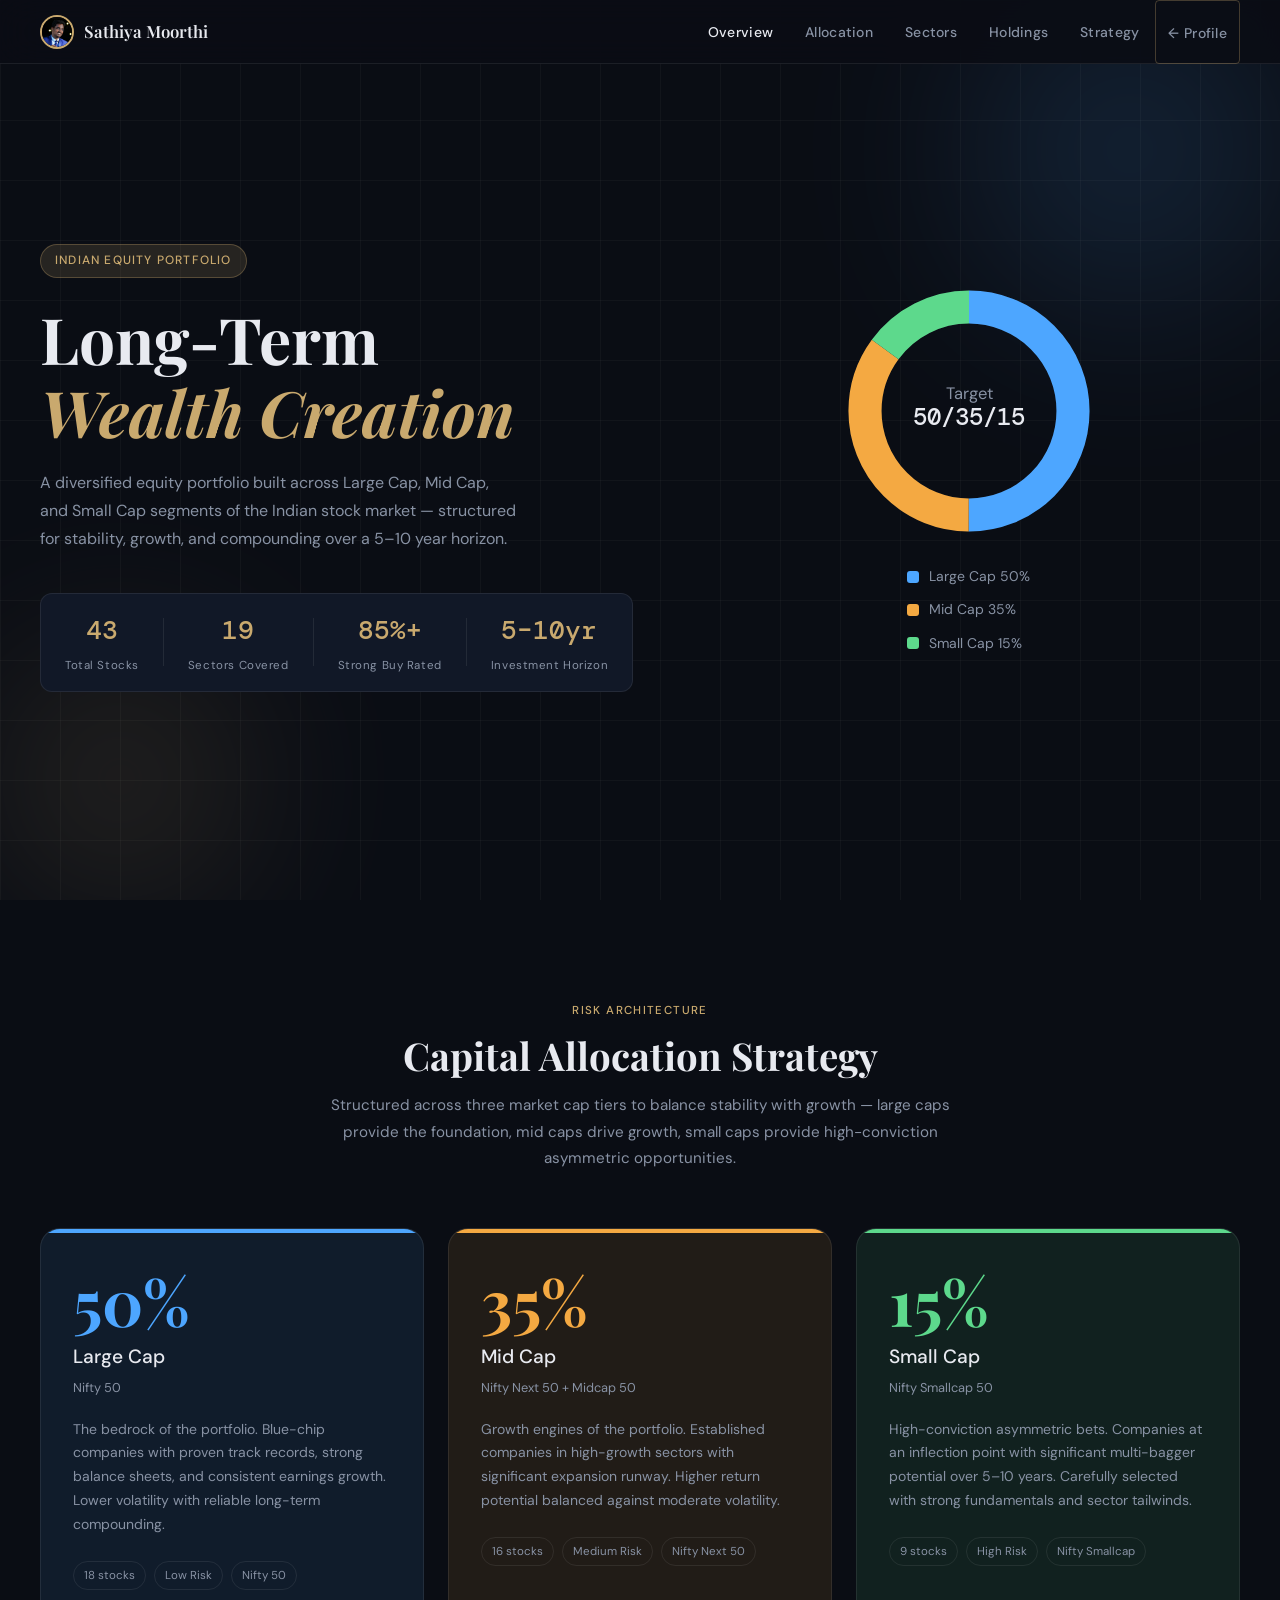
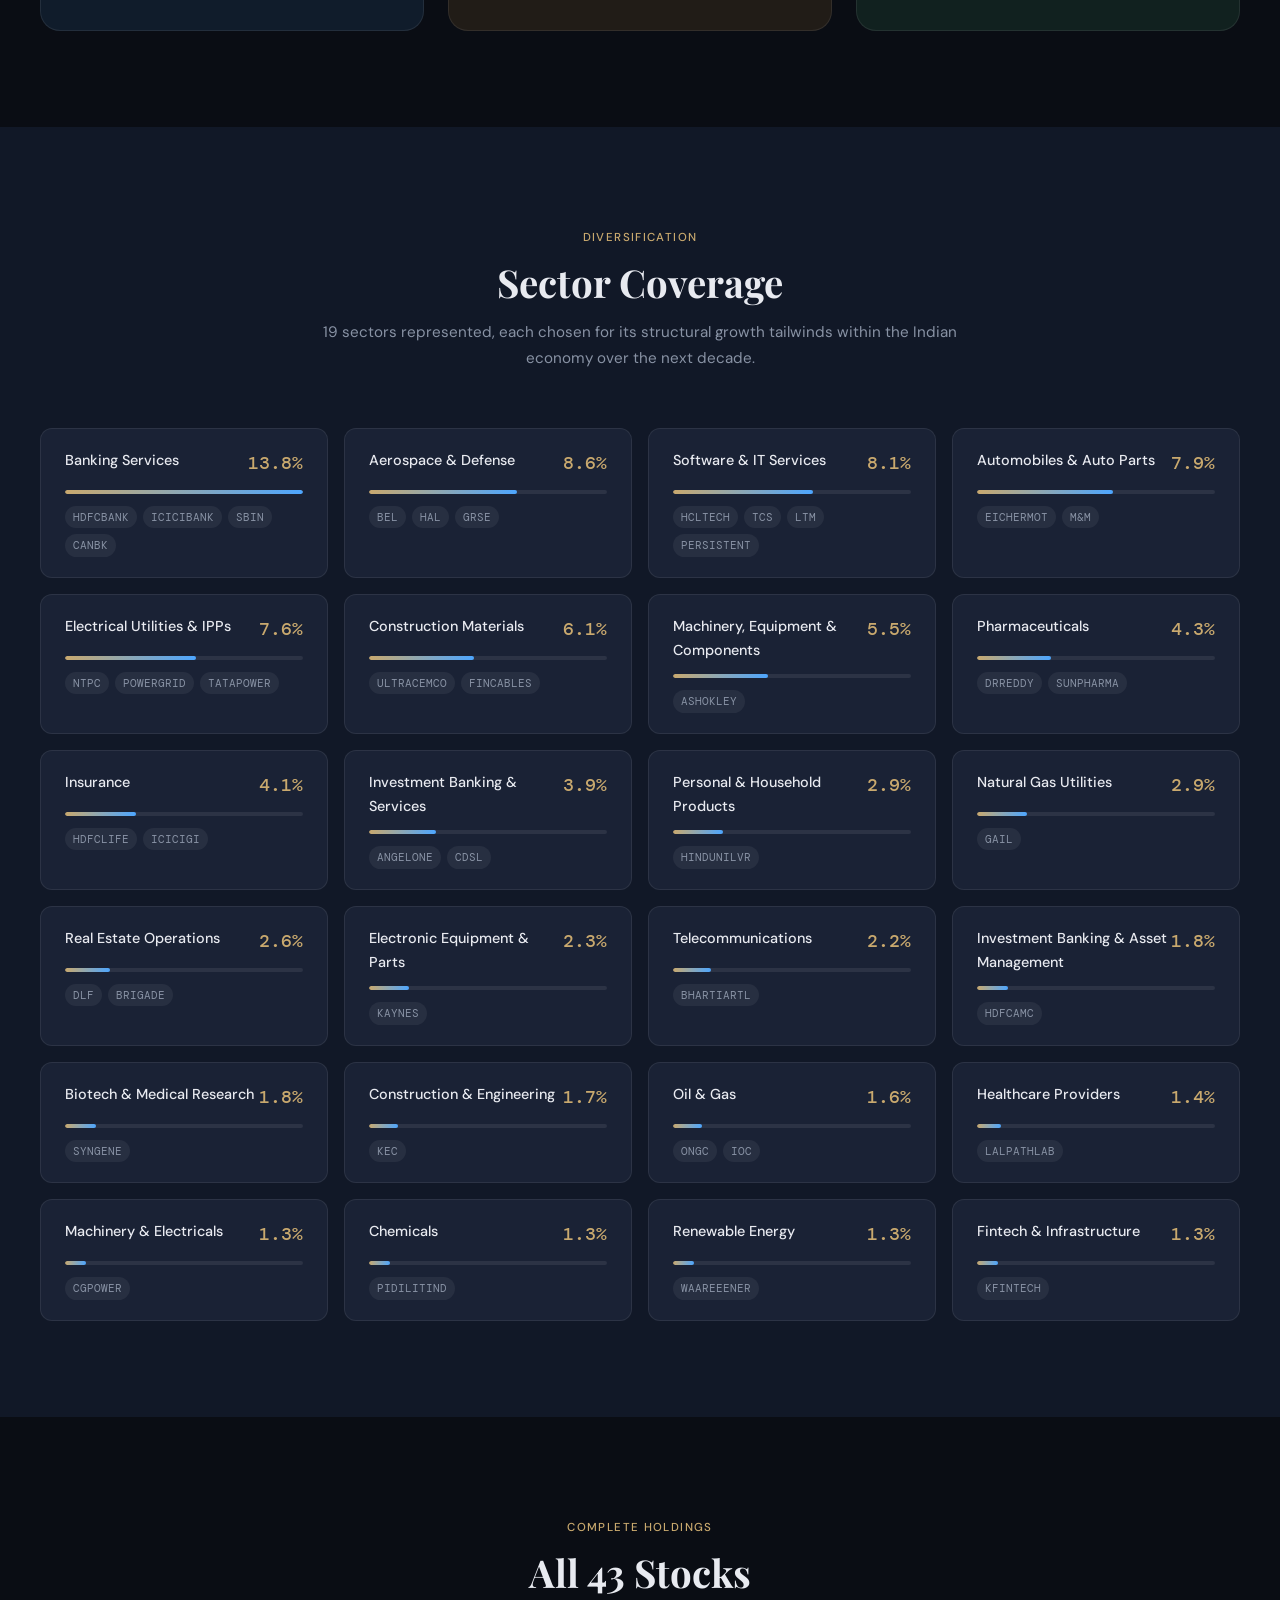
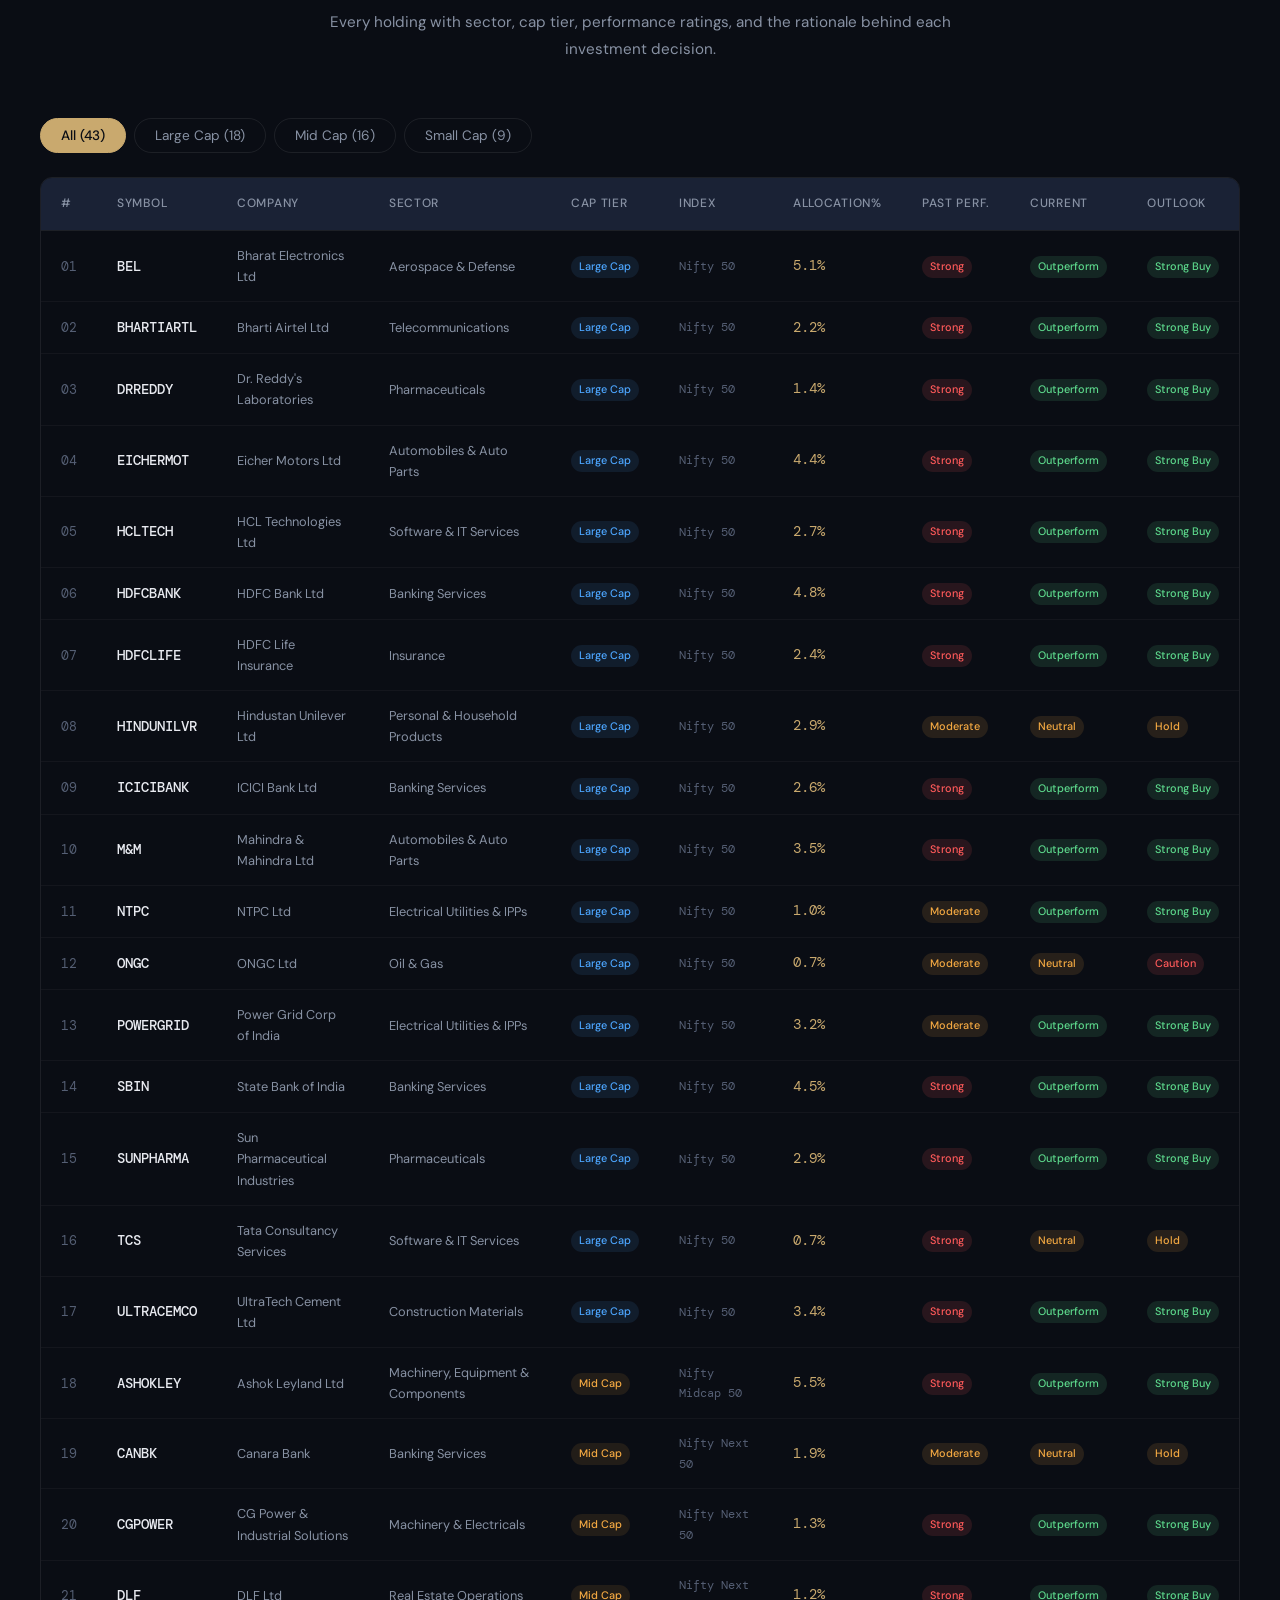
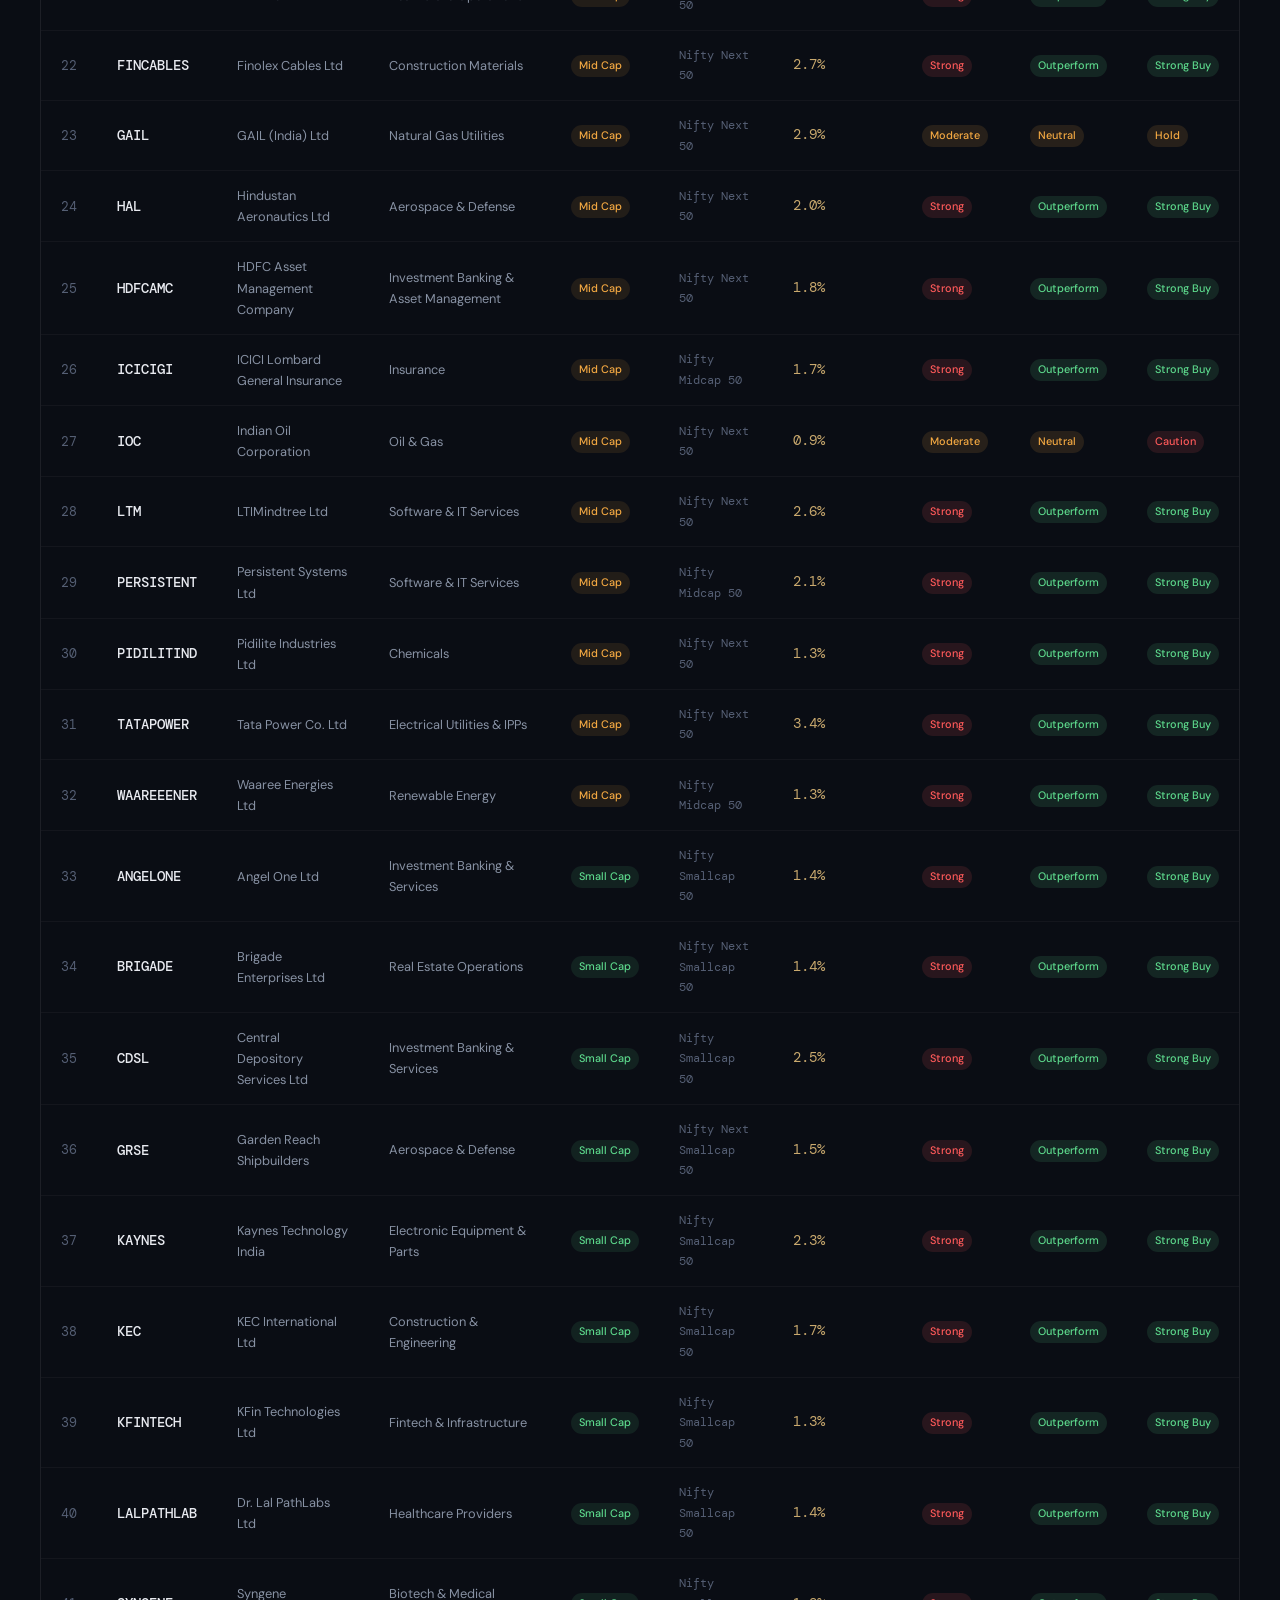
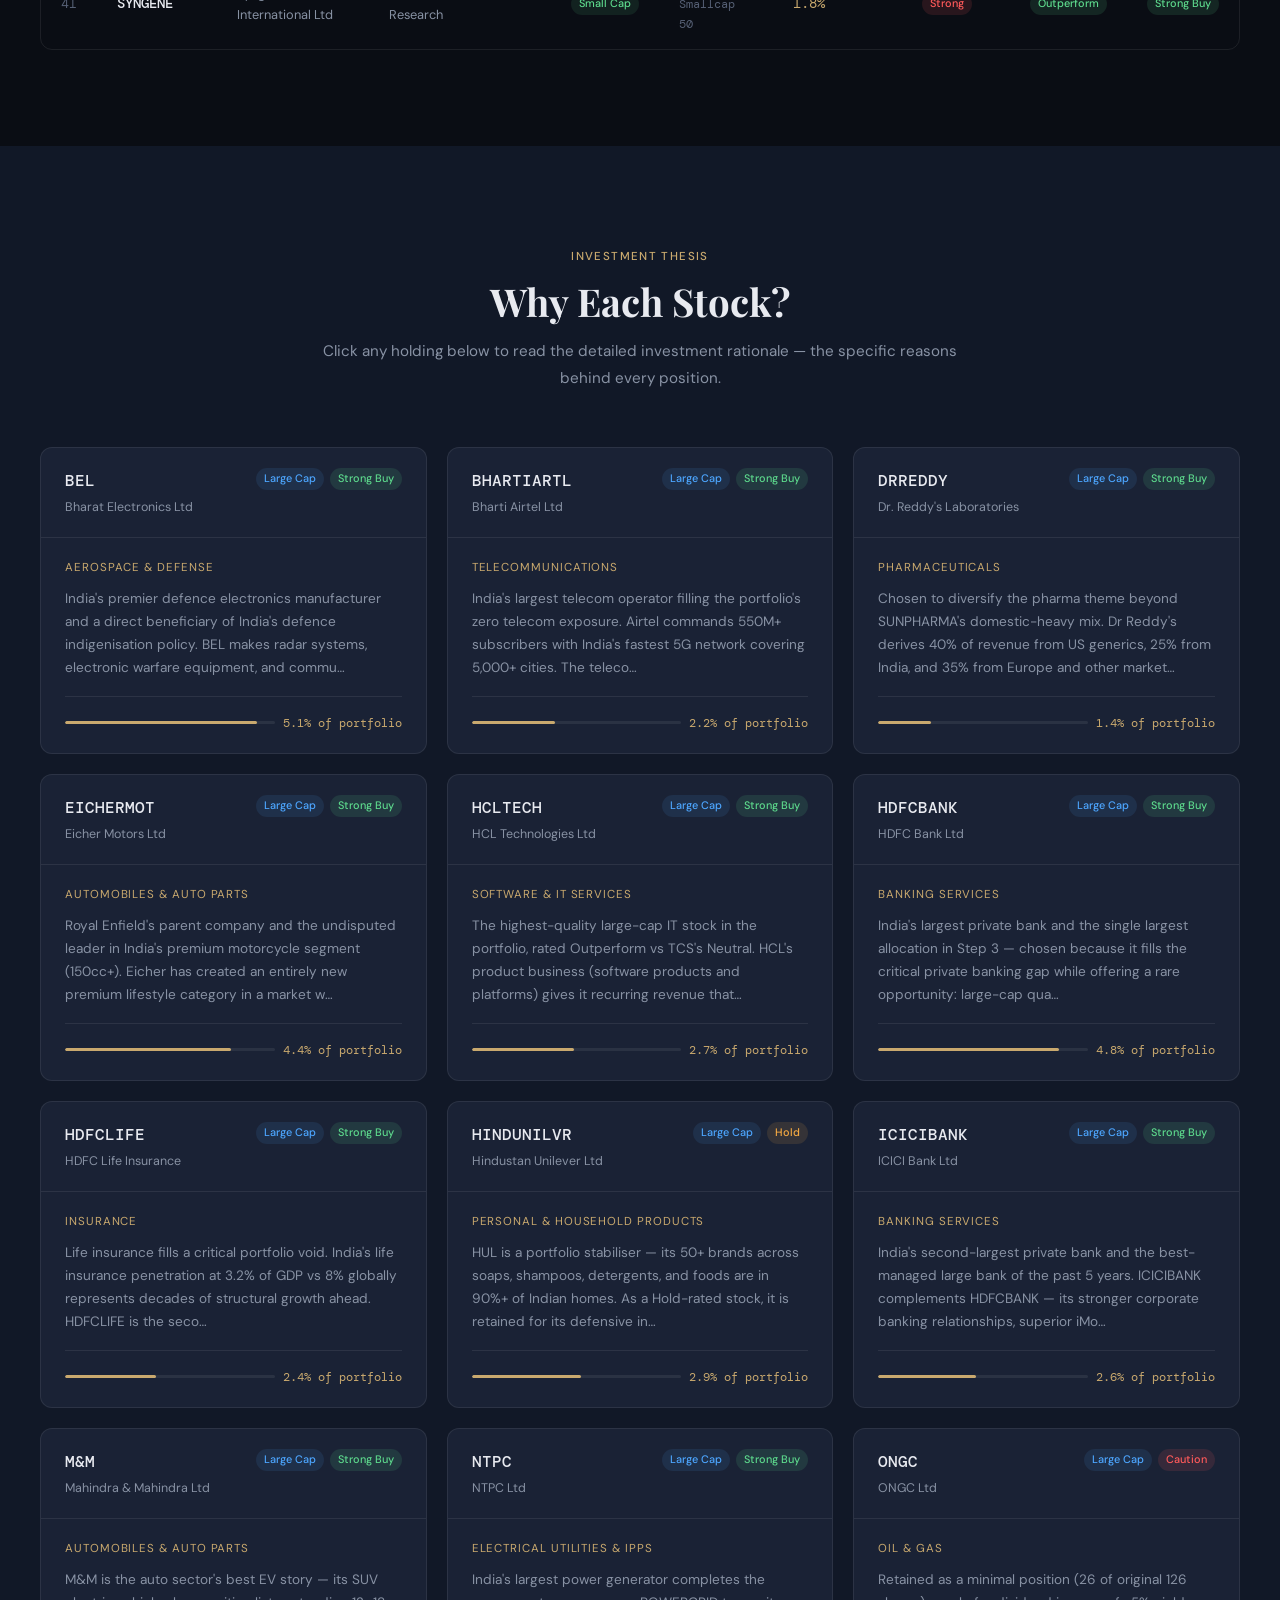
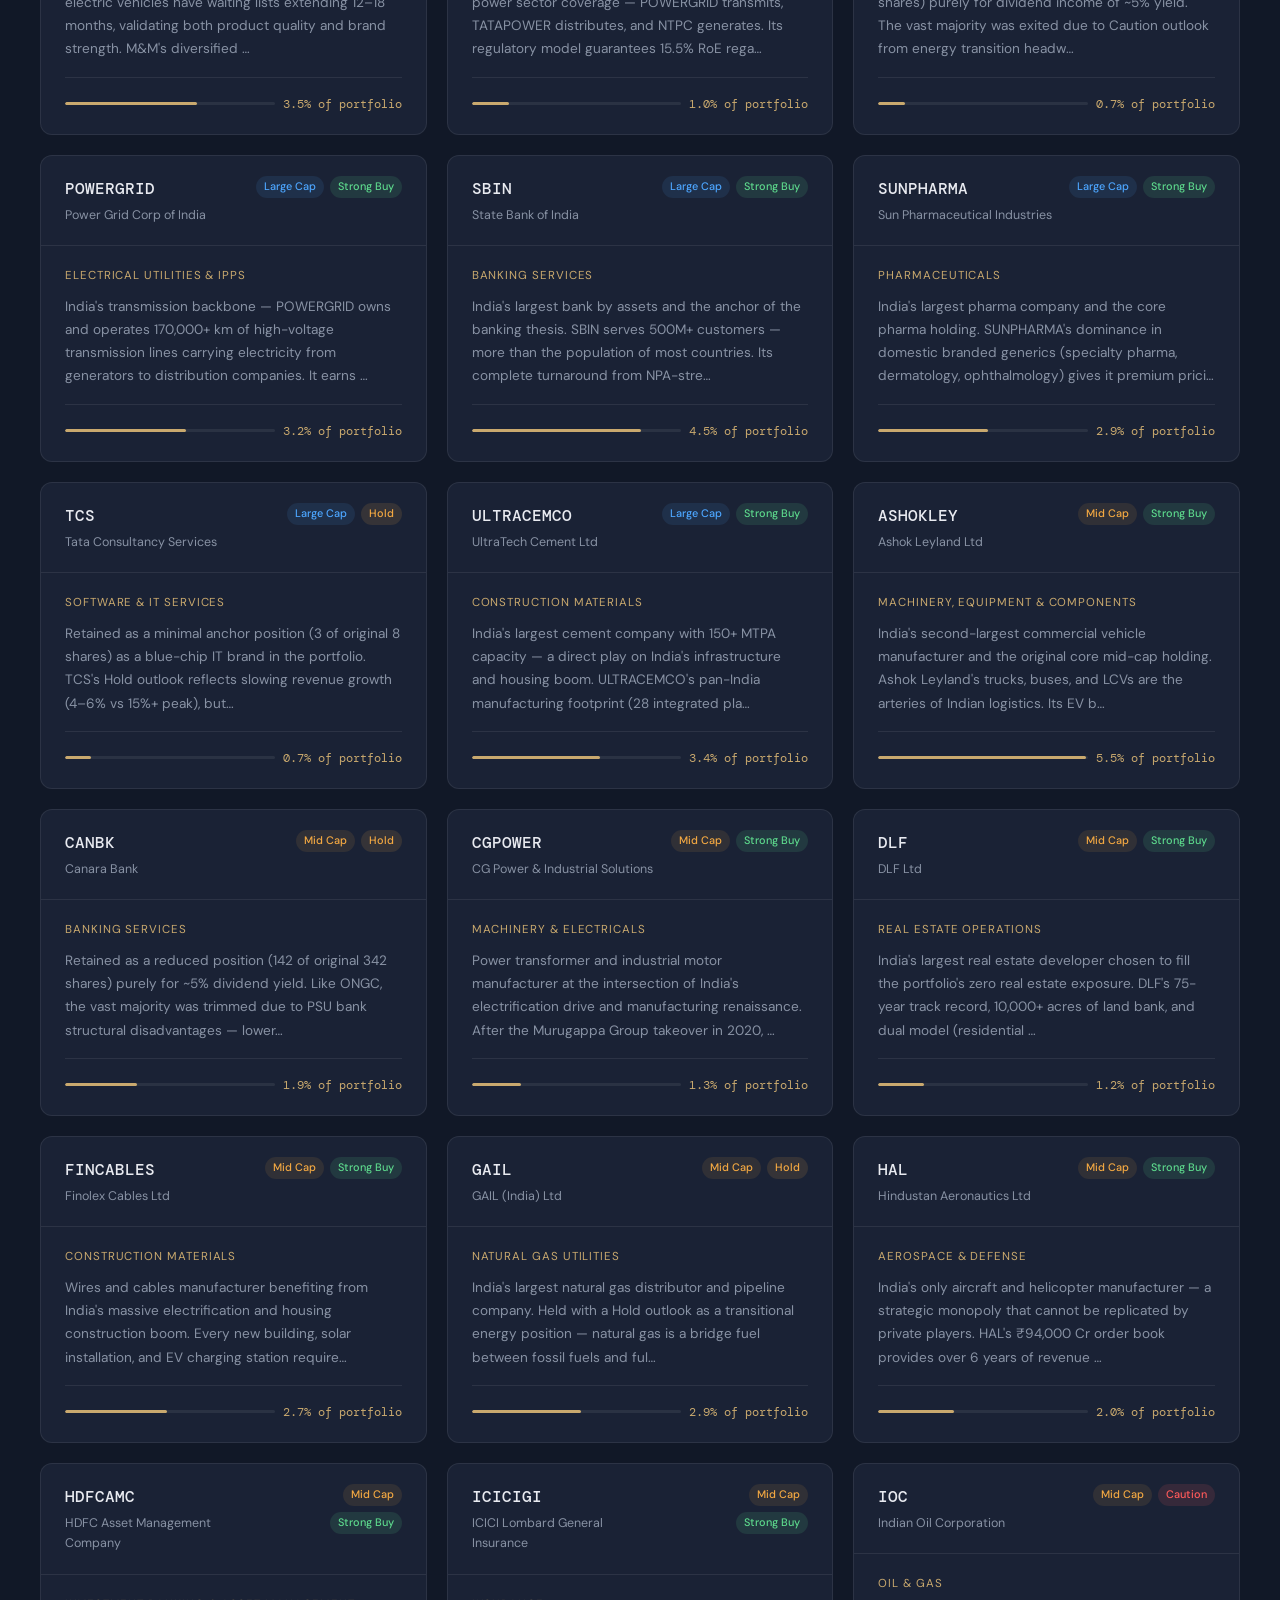
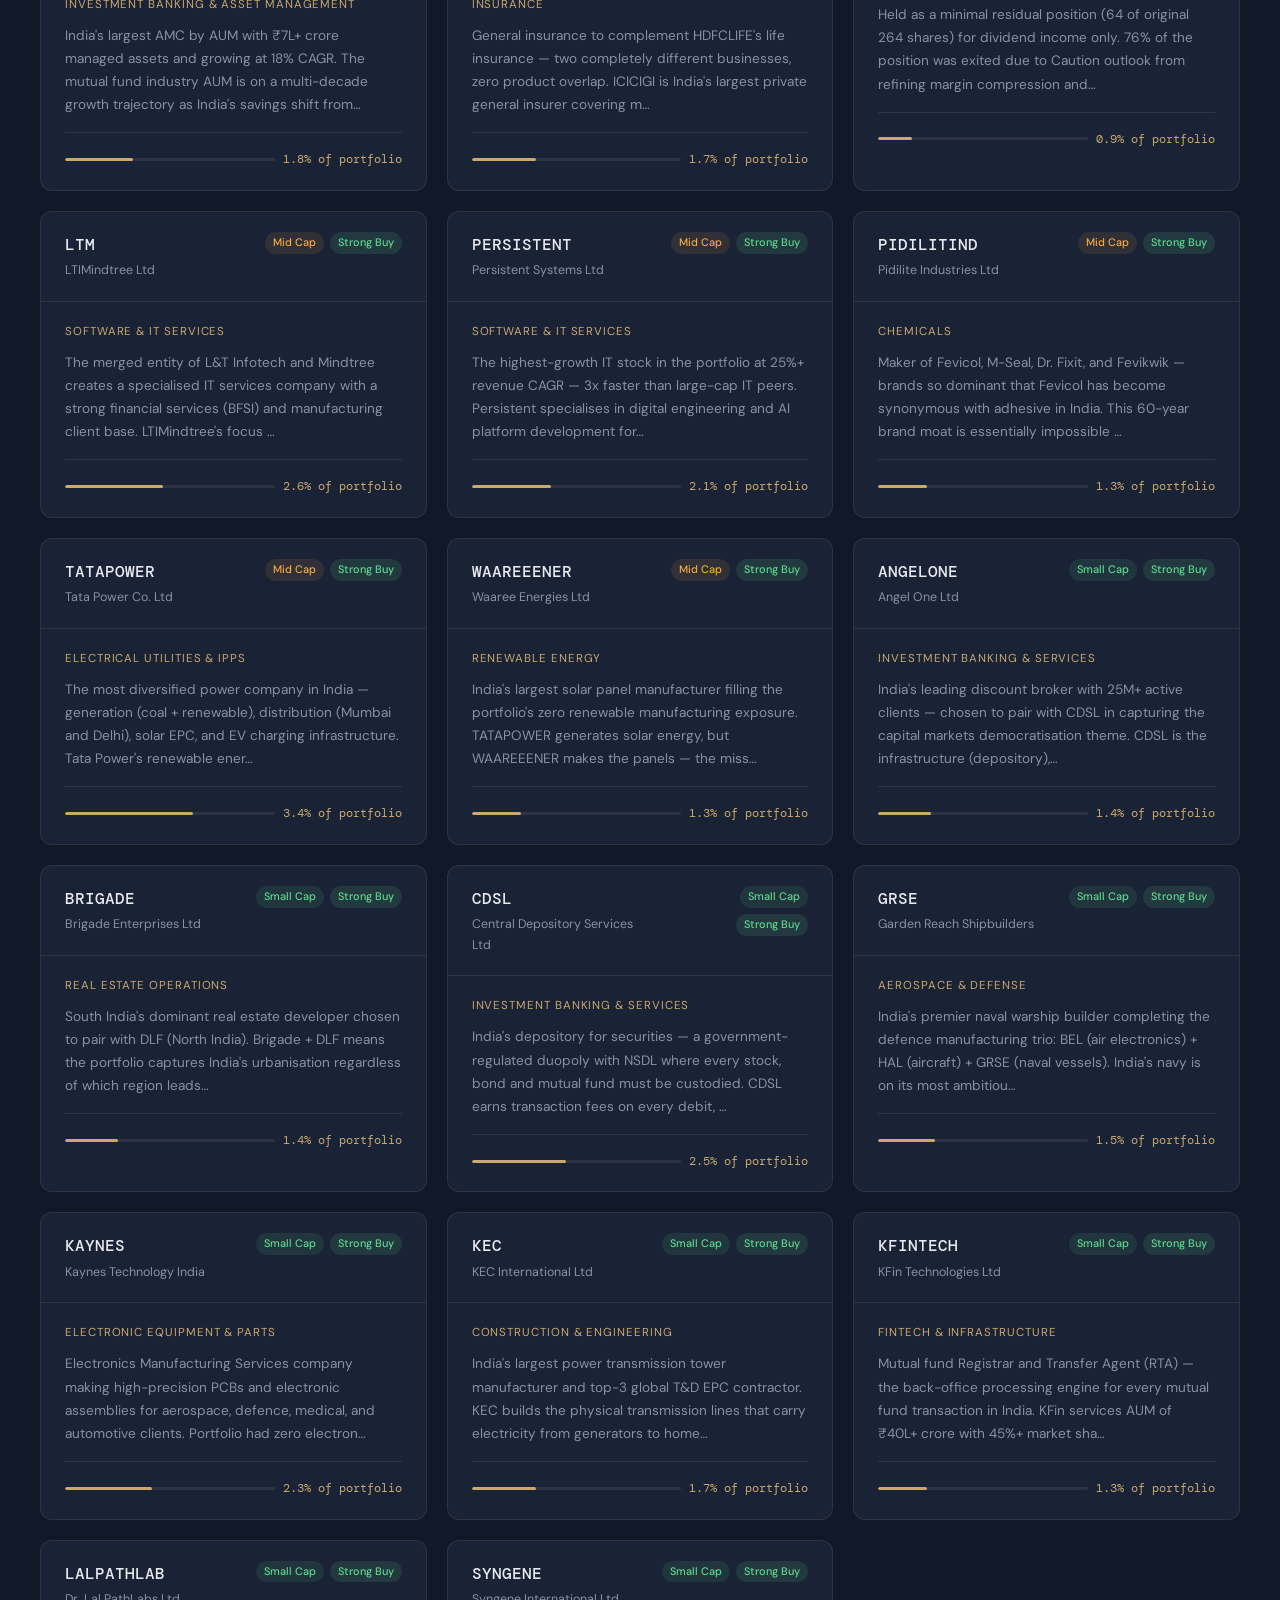
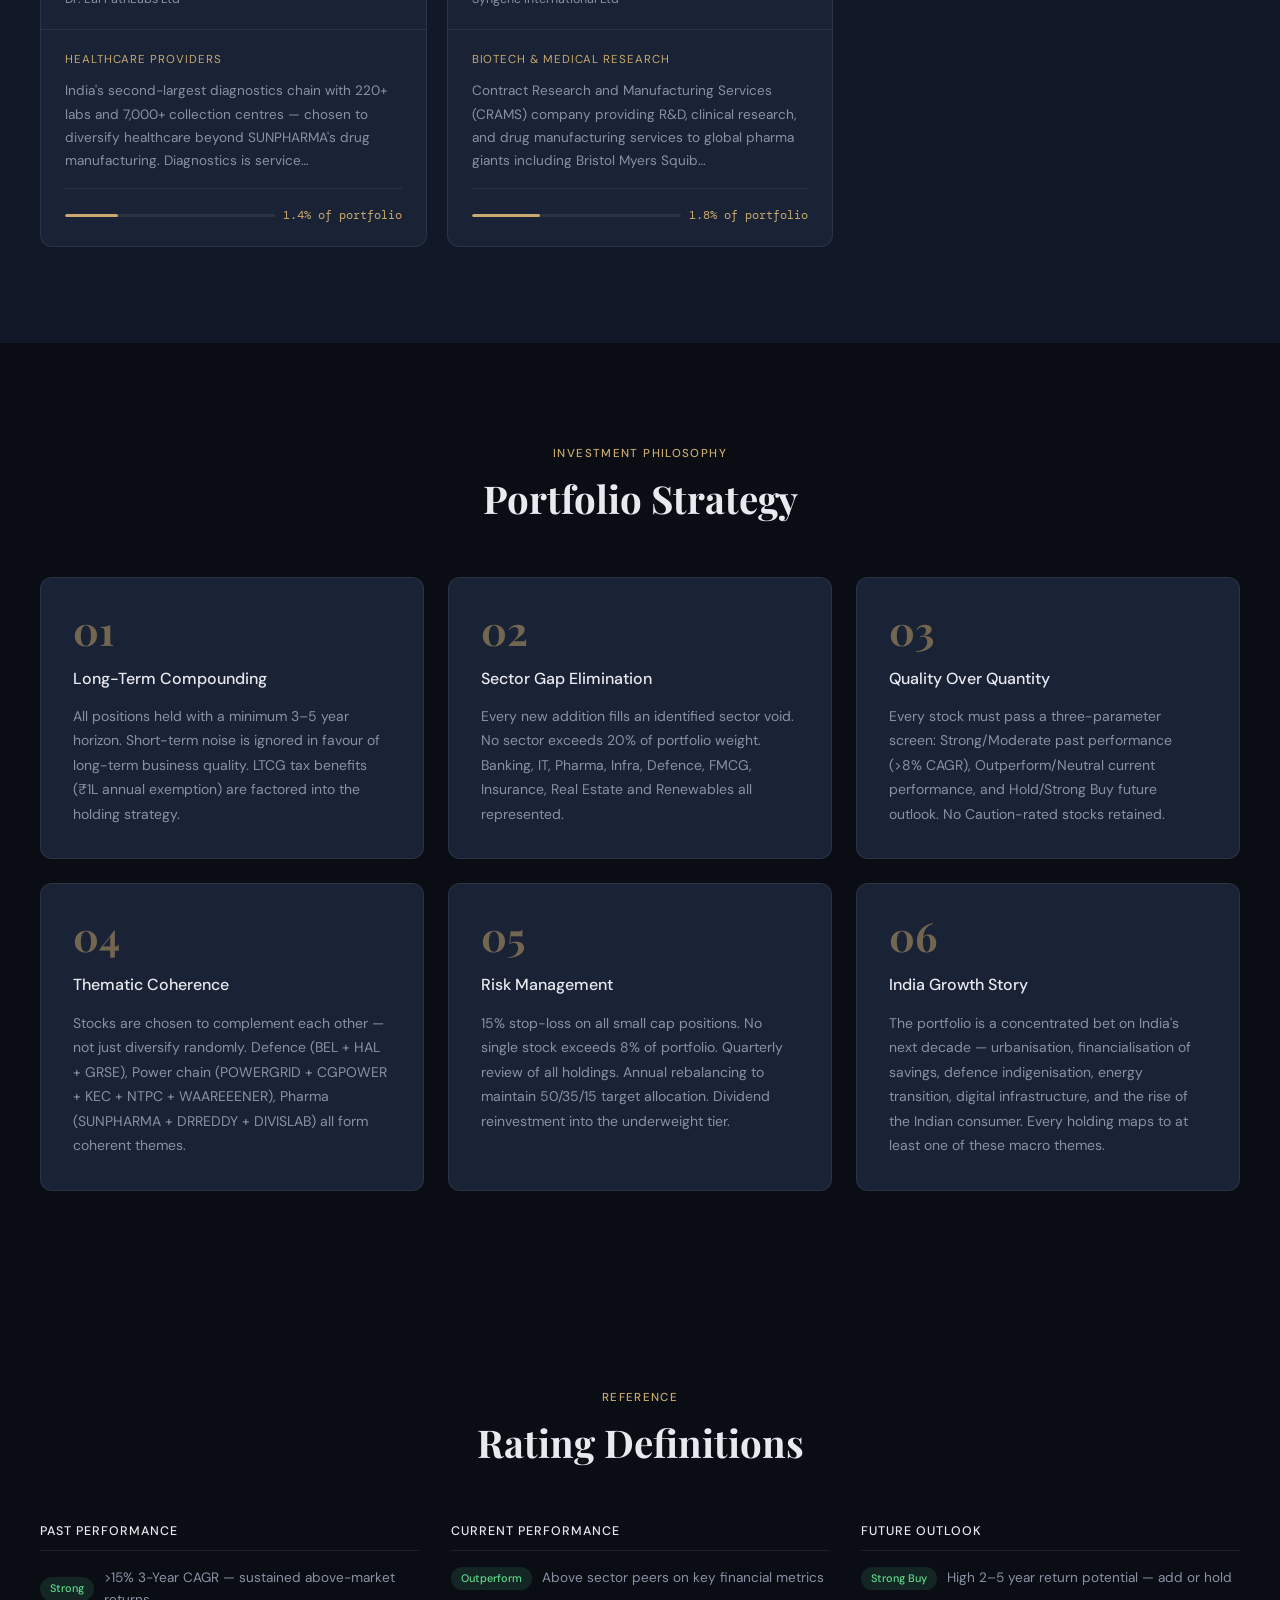
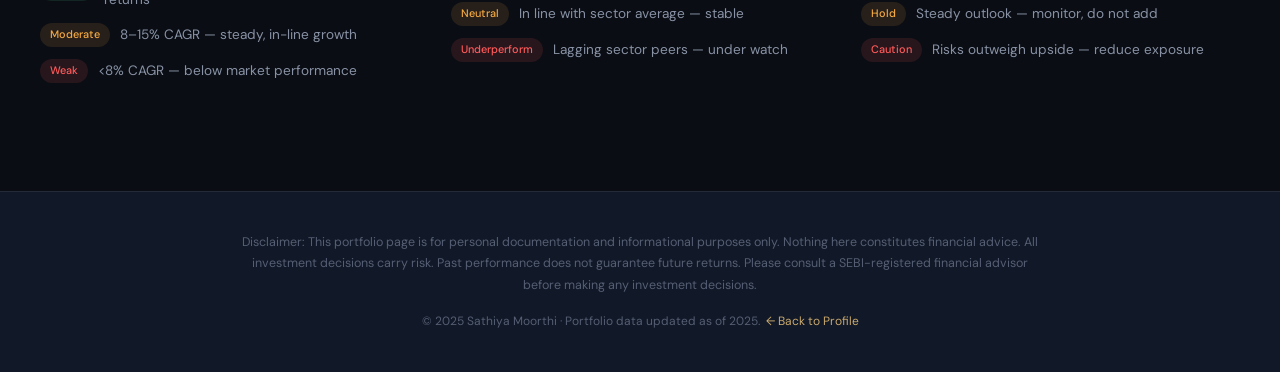
<file: portfolio.html>
<!DOCTYPE html>
<html lang="en">
<head>
  <meta charset="UTF-8" />
  <meta name="viewport" content="width=device-width, initial-scale=1.0" />
  <title>Investment Portfolio | Sathiya Moorthi</title>
  <link rel="preconnect" href="https://fonts.googleapis.com" />
  <link rel="preconnect" href="https://fonts.gstatic.com" crossorigin />
  <link href="https://fonts.googleapis.com/css2?family=Playfair+Display:wght@400;600;700&family=DM+Sans:wght@300;400;500&family=DM+Mono:wght@400;500&display=swap" rel="stylesheet" />
  <link rel="stylesheet" href="css/portfolio.css" />
</head>
<body>

  <!-- ── NAV ── -->
  <nav class="nav">
    <a href="index.html" class="nav-brand">
      <img src="assets/profile.jpg" alt="Profile" class="nav-avatar" />
      <span>Sathiya Moorthi</span>
    </a>
    <ul class="nav-links">
      <li><a href="#overview">Overview</a></li>
      <li><a href="#allocation">Allocation</a></li>
      <li><a href="#sectors">Sectors</a></li>
      <li><a href="#holdings">Holdings</a></li>
      <li><a href="#strategy">Strategy</a></li>
      <li><a href="index.html" style="color: var(--accent); border: 1px solid rgba(201,169,110,0.3); border-radius: 4px; padding: 0 0.75rem;">← Profile</a></li>
    </ul>
    <button class="nav-toggle" aria-label="Menu">&#9776;</button>
  </nav>

  <!-- ── HERO ── -->
  <header class="hero" id="overview">
    <div class="hero-bg">
      <div class="hero-grid"></div>
      <div class="hero-glow g1"></div>
      <div class="hero-glow g2"></div>
    </div>
    <div class="hero-content">
      <div class="hero-badge">Indian Equity Portfolio</div>
      <h1 class="hero-title">Long-Term<br /><em>Wealth Creation</em></h1>
      <p class="hero-sub">A diversified equity portfolio built across Large Cap, Mid Cap, and Small Cap segments of the Indian stock market — structured for stability, growth, and compounding over a 5–10 year horizon.</p>
      <div class="hero-stats">
        <div class="hstat">
          <span class="hstat-n">43</span>
          <span class="hstat-l">Total Stocks</span>
        </div>
        <div class="hstat-div"></div>
        <div class="hstat">
          <span class="hstat-n">19</span>
          <span class="hstat-l">Sectors Covered</span>
        </div>
        <div class="hstat-div"></div>
        <div class="hstat">
          <span class="hstat-n">85%+</span>
          <span class="hstat-l">Strong Buy Rated</span>
        </div>
        <div class="hstat-div"></div>
        <div class="hstat">
          <span class="hstat-n">5–10yr</span>
          <span class="hstat-l">Investment Horizon</span>
        </div>
      </div>
    </div>
    <div class="hero-visual">
      <div class="donut-wrap">
        <svg class="donut-svg" viewBox="0 0 220 220">
          <circle class="donut-bg" cx="110" cy="110" r="88" />
          <circle class="donut-ring ring-large" cx="110" cy="110" r="88"
            stroke-dasharray="276.46 276.46" stroke-dashoffset="0" />
          <circle class="donut-ring ring-mid" cx="110" cy="110" r="88"
            stroke-dasharray="193.52 276.46" stroke-dashoffset="-276.46" />
          <circle class="donut-ring ring-small" cx="110" cy="110" r="88"
            stroke-dasharray="83.0 276.46" stroke-dashoffset="-469.98" />
          <text x="110" y="100" class="donut-center-label">Target</text>
          <text x="110" y="122" class="donut-center-pct">50/35/15</text>
        </svg>
        <div class="donut-legend">
          <div class="dl-item"><span class="dl-dot dl-large"></span><span>Large Cap 50%</span></div>
          <div class="dl-item"><span class="dl-dot dl-mid"></span><span>Mid Cap 35%</span></div>
          <div class="dl-item"><span class="dl-dot dl-small"></span><span>Small Cap 15%</span></div>
        </div>
      </div>
    </div>
  </header>

  <!-- ── ALLOCATION SECTION ── -->
  <section class="section" id="allocation">
    <div class="section-inner">
      <div class="section-head">
        <span class="section-tag">Risk Architecture</span>
        <h2>Capital Allocation Strategy</h2>
        <p>Structured across three market cap tiers to balance stability with growth — large caps provide the foundation, mid caps drive growth, small caps provide high-conviction asymmetric opportunities.</p>
      </div>
      <div class="alloc-grid">
        <div class="alloc-card alloc-large">
          <div class="alloc-pct">50%</div>
          <div class="alloc-tier">Large Cap</div>
          <div class="alloc-index">Nifty 50</div>
          <div class="alloc-desc">The bedrock of the portfolio. Blue-chip companies with proven track records, strong balance sheets, and consistent earnings growth. Lower volatility with reliable long-term compounding.</div>
          <div class="alloc-chips">
            <span>18 stocks</span><span>Low Risk</span><span>Nifty 50</span>
          </div>
        </div>
        <div class="alloc-card alloc-mid">
          <div class="alloc-pct">35%</div>
          <div class="alloc-tier">Mid Cap</div>
          <div class="alloc-index">Nifty Next 50 + Midcap 50</div>
          <div class="alloc-desc">Growth engines of the portfolio. Established companies in high-growth sectors with significant expansion runway. Higher return potential balanced against moderate volatility.</div>
          <div class="alloc-chips">
            <span>16 stocks</span><span>Medium Risk</span><span>Nifty Next 50</span>
          </div>
        </div>
        <div class="alloc-card alloc-small">
          <div class="alloc-pct">15%</div>
          <div class="alloc-tier">Small Cap</div>
          <div class="alloc-index">Nifty Smallcap 50</div>
          <div class="alloc-desc">High-conviction asymmetric bets. Companies at an inflection point with significant multi-bagger potential over 5–10 years. Carefully selected with strong fundamentals and sector tailwinds.</div>
          <div class="alloc-chips">
            <span>9 stocks</span><span>High Risk</span><span>Nifty Smallcap</span>
          </div>
        </div>
      </div>
    </div>
  </section>

  <!-- ── SECTORS SECTION ── -->
  <section class="section section-dark" id="sectors">
    <div class="section-inner">
      <div class="section-head">
        <span class="section-tag">Diversification</span>
        <h2>Sector Coverage</h2>
        <p>19 sectors represented, each chosen for its structural growth tailwinds within the Indian economy over the next decade.</p>
      </div>
      <div class="sector-grid" id="sectorGrid"></div>
    </div>
  </section>

  <!-- ── HOLDINGS TABLE ── -->
  <section class="section" id="holdings">
    <div class="section-inner">
      <div class="section-head">
        <span class="section-tag">Complete Holdings</span>
        <h2>All 43 Stocks</h2>
        <p>Every holding with sector, cap tier, performance ratings, and the rationale behind each investment decision.</p>
      </div>
      <div class="filter-bar">
        <button class="filter-btn active" data-filter="all">All (43)</button>
        <button class="filter-btn" data-filter="Large Cap">Large Cap (18)</button>
        <button class="filter-btn" data-filter="Mid Cap">Mid Cap (16)</button>
        <button class="filter-btn" data-filter="Small Cap">Small Cap (9)</button>
      </div>
      <div class="table-wrap">
        <table class="holdings-table" id="holdingsTable">
          <thead>
            <tr>
              <th>#</th>
              <th>Symbol</th>
              <th>Company</th>
              <th>Sector</th>
              <th>Cap Tier</th>
              <th>Index</th>
              <th>Allocation%</th>
              <th>Past Perf.</th>
              <th>Current</th>
              <th>Outlook</th>
            </tr>
          </thead>
          <tbody id="holdingsTbody"></tbody>
        </table>
      </div>
    </div>
  </section>

  <!-- ── RATIONALE CARDS ── -->
  <section class="section section-dark" id="rationale">
    <div class="section-inner">
      <div class="section-head">
        <span class="section-tag">Investment Thesis</span>
        <h2>Why Each Stock?</h2>
        <p>Click any holding below to read the detailed investment rationale — the specific reasons behind every position.</p>
      </div>
      <div class="rationale-grid" id="rationaleGrid"></div>
    </div>
  </section>

  <!-- ── STRATEGY SECTION ── -->
  <section class="section" id="strategy">
    <div class="section-inner">
      <div class="section-head">
        <span class="section-tag">Investment Philosophy</span>
        <h2>Portfolio Strategy</h2>
      </div>
      <div class="strategy-grid">
        <div class="strategy-card">
          <div class="strategy-icon">01</div>
          <h3>Long-Term Compounding</h3>
          <p>All positions held with a minimum 3–5 year horizon. Short-term noise is ignored in favour of long-term business quality. LTCG tax benefits (₹1L annual exemption) are factored into the holding strategy.</p>
        </div>
        <div class="strategy-card">
          <div class="strategy-icon">02</div>
          <h3>Sector Gap Elimination</h3>
          <p>Every new addition fills an identified sector void. No sector exceeds 20% of portfolio weight. Banking, IT, Pharma, Infra, Defence, FMCG, Insurance, Real Estate and Renewables all represented.</p>
        </div>
        <div class="strategy-card">
          <div class="strategy-icon">03</div>
          <h3>Quality Over Quantity</h3>
          <p>Every stock must pass a three-parameter screen: Strong/Moderate past performance (&gt;8% CAGR), Outperform/Neutral current performance, and Hold/Strong Buy future outlook. No Caution-rated stocks retained.</p>
        </div>
        <div class="strategy-card">
          <div class="strategy-icon">04</div>
          <h3>Thematic Coherence</h3>
          <p>Stocks are chosen to complement each other — not just diversify randomly. Defence (BEL + HAL + GRSE), Power chain (POWERGRID + CGPOWER + KEC + NTPC + WAAREEENER), Pharma (SUNPHARMA + DRREDDY + DIVISLAB) all form coherent themes.</p>
        </div>
        <div class="strategy-card">
          <div class="strategy-icon">05</div>
          <h3>Risk Management</h3>
          <p>15% stop-loss on all small cap positions. No single stock exceeds 8% of portfolio. Quarterly review of all holdings. Annual rebalancing to maintain 50/35/15 target allocation. Dividend reinvestment into the underweight tier.</p>
        </div>
        <div class="strategy-card">
          <div class="strategy-icon">06</div>
          <h3>India Growth Story</h3>
          <p>The portfolio is a concentrated bet on India's next decade — urbanisation, financialisation of savings, defence indigenisation, energy transition, digital infrastructure, and the rise of the Indian consumer. Every holding maps to at least one of these macro themes.</p>
        </div>
      </div>
    </div>
  </section>

  <!-- ── PERFORMANCE RATINGS LEGEND ── -->
  <section class="section">
    <div class="section-inner">
      <div class="section-head">
        <span class="section-tag">Reference</span>
        <h2>Rating Definitions</h2>
      </div>
      <div class="legend-grid">
        <div class="legend-group">
          <h4>Past Performance</h4>
          <div class="legend-item"><span class="legend-badge badge-strong">Strong</span><span>&gt;15% 3-Year CAGR — sustained above-market returns</span></div>
          <div class="legend-item"><span class="legend-badge badge-moderate">Moderate</span><span>8–15% CAGR — steady, in-line growth</span></div>
          <div class="legend-item"><span class="legend-badge badge-weak">Weak</span><span>&lt;8% CAGR — below market performance</span></div>
        </div>
        <div class="legend-group">
          <h4>Current Performance</h4>
          <div class="legend-item"><span class="legend-badge badge-strong">Outperform</span><span>Above sector peers on key financial metrics</span></div>
          <div class="legend-item"><span class="legend-badge badge-moderate">Neutral</span><span>In line with sector average — stable</span></div>
          <div class="legend-item"><span class="legend-badge badge-weak">Underperform</span><span>Lagging sector peers — under watch</span></div>
        </div>
        <div class="legend-group">
          <h4>Future Outlook</h4>
          <div class="legend-item"><span class="legend-badge badge-strong">Strong Buy</span><span>High 2–5 year return potential — add or hold</span></div>
          <div class="legend-item"><span class="legend-badge badge-moderate">Hold</span><span>Steady outlook — monitor, do not add</span></div>
          <div class="legend-item"><span class="legend-badge badge-weak">Caution</span><span>Risks outweigh upside — reduce exposure</span></div>
        </div>
      </div>
    </div>
  </section>

  <footer class="footer">
    <div class="footer-inner">
      <p class="footer-disc">Disclaimer: This portfolio page is for personal documentation and informational purposes only. Nothing here constitutes financial advice. All investment decisions carry risk. Past performance does not guarantee future returns. Please consult a SEBI-registered financial advisor before making any investment decisions.</p>
      <p class="footer-copy">© 2025 Sathiya Moorthi · Portfolio data updated as of 2025. &nbsp;<a href="index.html" style="color: var(--accent); text-decoration: none;">← Back to Profile</a></p>
    </div>
  </footer>

  <script src="js/data.js"></script>
  <script src="js/portfolio.js"></script>
</body>
</html>
</file>
<file: css/main.css>
*, *::before, *::after { box-sizing: border-box; margin: 0; padding: 0; }

:root {
  --bg:      #070a12;
  --surface: #0d1120;
  --surface2:#111827;
  --border:  #1e2a40;
  --accent:  #38bdf8;
  --accent2: #818cf8;
  --accent3: #34d399;
  --gold:    #f59e0b;
  --text:    #e2e8f0;
  --muted:   #64748b;
  --font-display: 'Playfair Display', serif;
  --font-body:    'DM Sans', sans-serif;
  --nav-h: 60px;
}

html { scroll-behavior: smooth; }

body {
  background: var(--bg);
  color: var(--text);
  font-family: var(--font-body);
  font-weight: 300;
  line-height: 1.7;
  overflow-x: hidden;
}

/* ─── NETWORK CANVAS ─── */
#network-canvas {
  position: fixed;
  inset: 0;
  z-index: 0;
  pointer-events: none;
}
nav, section, footer { position: relative; z-index: 2; }

/* ═══════════════════════════════════════
   NAV
═══════════════════════════════════════ */
nav {
  position: fixed;
  top: 0; left: 0; right: 0;
  height: var(--nav-h);
  z-index: 200;
  display: flex;
  justify-content: space-between;
  align-items: center;
  padding: 0 2rem;
  backdrop-filter: blur(20px);
  background: rgba(7,10,18,0.88);
  border-bottom: 1px solid var(--border);
}
.nav-logo {
  font-family: var(--font-display);
  font-size: 1.05rem;
  font-weight: 700;
  color: var(--accent);
  line-height: 1.2;
}
.nav-badge {
  font-size: 0.54rem;
  letter-spacing: 0.12em;
  text-transform: uppercase;
  color: var(--muted);
  display: block;
}
.nav-links { display: flex; gap: 1.8rem; list-style: none; }
.nav-links a {
  color: var(--muted);
  text-decoration: none;
  font-size: 0.78rem;
  letter-spacing: 0.1em;
  text-transform: uppercase;
  transition: color 0.2s;
}
.nav-links a:hover { color: var(--accent); }

/* ─── HAMBURGER ─── */
.hamburger {
  display: none;
  flex-direction: column;
  justify-content: center;
  gap: 5px;
  background: none;
  border: none;
  cursor: pointer;
  padding: 6px;
  z-index: 300;
  min-width: 36px;
  min-height: 36px;
}
.hamburger span {
  display: block;
  width: 22px;
  height: 2px;
  background: var(--text);
  border-radius: 2px;
  transition: all 0.3s ease;
  transform-origin: center;
}
.hamburger.open span:nth-child(1) { transform: translateY(7px) rotate(45deg); }
.hamburger.open span:nth-child(2) { opacity: 0; transform: scaleX(0); }
.hamburger.open span:nth-child(3) { transform: translateY(-7px) rotate(-45deg); }

/* ─── MOBILE DRAWER ─── */
.mobile-drawer {
  display: none;
  position: fixed;
  inset: 0;
  background: rgba(7,10,18,0.97);
  backdrop-filter: blur(24px);
  z-index: 250;
  flex-direction: column;
  align-items: center;
  justify-content: center;
  gap: 0;
  opacity: 0;
  pointer-events: none;
  transition: opacity 0.3s ease;
}
.mobile-drawer.open { opacity: 1; pointer-events: all; }
.mobile-drawer a {
  font-family: var(--font-display);
  font-size: 2.2rem;
  font-weight: 700;
  color: var(--text);
  text-decoration: none;
  padding: 0.8rem 2rem;
  transition: color 0.2s;
  letter-spacing: 0.02em;
}
.mobile-drawer a:hover { color: var(--accent); }
.mobile-drawer-close {
  position: absolute;
  top: 1.2rem; right: 1.4rem;
  background: none; border: none;
  color: var(--muted);
  font-size: 2rem;
  cursor: pointer;
  line-height: 1;
  padding: 4px 8px;
}
.mobile-social {
  margin-top: 2rem;
  display: flex;
  gap: 1.5rem;
}
.mobile-social a {
  font-size: 0.75rem !important;
  font-family: var(--font-body) !important;
  font-weight: 400 !important;
  color: var(--muted) !important;
  letter-spacing: 0.1em;
  text-transform: uppercase;
  padding: 0.4rem 0.8rem !important;
  border: 1px solid var(--border);
  border-radius: 3px;
}

/* ═══════════════════════════════════════
   HERO
═══════════════════════════════════════ */
#hero {
  min-height: 100vh;
  display: grid;
  grid-template-columns: 1fr 400px;
  align-items: center;
  padding: calc(var(--nav-h) + 3rem) 5rem 4rem;
  gap: 3rem;
}

.hero-text { position: relative; }

.hero-label {
  display: inline-flex;
  align-items: center;
  gap: 0.6rem;
  font-size: 0.7rem;
  letter-spacing: 0.24em;
  text-transform: uppercase;
  color: var(--accent);
  margin-bottom: 1rem;
  opacity: 0;
  animation: fadeUp 0.8s 0.2s forwards;
}
.hero-label::before { content: ''; width: 24px; height: 1px; background: var(--accent); }

.hero-name {
  font-family: var(--font-display);
  font-size: clamp(2.8rem, 5vw, 4.8rem);
  font-weight: 900;
  line-height: 1.05;
  margin-bottom: 0.5rem;
  opacity: 0;
  animation: fadeUp 0.8s 0.35s forwards;
}

.hero-role {
  font-size: clamp(0.88rem, 1.5vw, 1.1rem);
  color: var(--muted);
  font-style: italic;
  font-family: var(--font-display);
  margin-bottom: 1.6rem;
  opacity: 0;
  animation: fadeUp 0.8s 0.5s forwards;
  line-height: 1.4;
}
.hero-role span { color: var(--accent2); font-style: normal; font-weight: 500; }

.hero-bio {
  font-size: 0.95rem;
  color: var(--muted);
  max-width: 540px;
  margin-bottom: 2rem;
  line-height: 1.85;
  opacity: 0;
  animation: fadeUp 0.8s 0.65s forwards;
}
.hero-bio strong { color: var(--text); font-weight: 500; }

.badge-row {
  display: flex;
  flex-wrap: wrap;
  gap: 0.45rem;
  margin-bottom: 2.2rem;
  opacity: 0;
  animation: fadeUp 0.8s 0.8s forwards;
}
.pill {
  padding: 0.28rem 0.85rem;
  border-radius: 100px;
  font-size: 0.64rem;
  letter-spacing: 0.06em;
  font-weight: 500;
  border: 1px solid;
}
.pill-blue   { border-color: rgba(56,189,248,0.45);  color: var(--accent);  background: rgba(56,189,248,0.07); }
.pill-violet { border-color: rgba(129,140,248,0.45); color: var(--accent2); background: rgba(129,140,248,0.07); }
.pill-green  { border-color: rgba(52,211,153,0.45);  color: var(--accent3); background: rgba(52,211,153,0.07); }
.pill-gold   { border-color: rgba(245,158,11,0.45);  color: var(--gold);    background: rgba(245,158,11,0.07); }

.hero-cta {
  display: flex;
  gap: 1rem;
  flex-wrap: wrap;
  opacity: 0;
  animation: fadeUp 0.8s 0.95s forwards;
}
.btn-primary, .btn-outline {
  padding: 0.82rem 1.8rem;
  border-radius: 3px;
  font-family: var(--font-body);
  font-size: 0.78rem;
  letter-spacing: 0.1em;
  text-transform: uppercase;
  text-decoration: none;
  font-weight: 500;
  transition: all 0.25s;
  text-align: center;
}
.btn-primary { background: var(--accent); color: #070a12; border: none; }
.btn-primary:hover { background: #67d2fc; transform: translateY(-2px); box-shadow: 0 8px 28px rgba(56,189,248,0.28); }
.btn-outline { background: transparent; color: var(--text); border: 1px solid var(--border); }
.btn-outline:hover { border-color: var(--accent); color: var(--accent); transform: translateY(-2px); }

/* ─── HERO VISUAL ─── */
.hero-visual {
  display: flex;
  flex-direction: column;
  align-items: center;
  gap: 1.4rem;
  opacity: 0;
  animation: fadeIn 1s 0.6s forwards;
}
.photo-frame {
  position: relative;
  width: 220px;
  height: 220px;
}
.photo-ring {
  position: absolute;
  inset: -4px;
  border-radius: 50%;
  background: conic-gradient(from 0deg, var(--accent), var(--accent2), var(--accent3), var(--accent));
  animation: spin 14s linear infinite;
  z-index: 0;
}
@keyframes spin { to { transform: rotate(360deg); } }
.photo-inner {
  position: relative;
  z-index: 1;
  width: 100%;
  height: 100%;
  border-radius: 50%;
  overflow: hidden;
  background: var(--surface2);
  border: 4px solid var(--bg);
  display: flex;
  align-items: center;
  justify-content: center;
}
.photo-inner img { width: 100%; height: 100%; object-fit: cover; object-position: center top; display: block; }
.photo-fallback {
  font-family: var(--font-display);
  font-size: 3.2rem;
  font-weight: 900;
  color: var(--accent);
  line-height: 1;
  text-align: center;
}
.photo-fallback small {
  display: block;
  font-size: 0.5rem;
  letter-spacing: 0.16em;
  text-transform: uppercase;
  color: var(--muted);
  margin-top: 4px;
  font-family: var(--font-body);
}
.photo-frame::after {
  content: '';
  position: absolute;
  inset: -14px;
  border-radius: 50%;
  border: 1px solid rgba(56,189,248,0.18);
  animation: pulseRing 3s ease-in-out infinite;
}
@keyframes pulseRing {
  0%, 100% { transform: scale(1); opacity: 0.5; }
  50% { transform: scale(1.06); opacity: 0; }
}
.profile-card {
  background: rgba(13,17,32,0.85);
  border: 1px solid var(--border);
  border-radius: 8px;
  padding: 1.2rem 1.5rem;
  width: 100%;
  backdrop-filter: blur(12px);
}
.profile-card-name { font-family: var(--font-display); font-size: 1rem; font-weight: 700; margin-bottom: 0.2rem; }
.profile-card-title { font-size: 0.68rem; color: var(--accent); letter-spacing: 0.05em; margin-bottom: 1rem; line-height: 1.5; }
.profile-stats { display: grid; grid-template-columns: repeat(3,1fr); gap: 0.5rem; text-align: center; border-top: 1px solid var(--border); padding-top: 1rem; }
.pstat-num { font-family: var(--font-display); font-size: 1.4rem; font-weight: 700; color: var(--accent); }
.pstat-lbl { font-size: 0.56rem; text-transform: uppercase; letter-spacing: 0.08em; color: var(--muted); margin-top: 1px; }

@keyframes fadeUp { from { opacity: 0; transform: translateY(26px); } to { opacity: 1; transform: translateY(0); } }
@keyframes fadeIn  { from { opacity: 0; } to { opacity: 1; } }

/* ═══════════════════════════════════════
   SHARED SECTION STYLES
═══════════════════════════════════════ */
section { padding: 5.5rem 5rem; }
.section-label { font-size: 0.64rem; letter-spacing: 0.28em; text-transform: uppercase; color: var(--accent); margin-bottom: 0.4rem; }
.section-title { font-family: var(--font-display); font-size: clamp(1.7rem, 3vw, 2.7rem); font-weight: 700; margin-bottom: 0.7rem; line-height: 1.15; }
.section-intro { color: var(--muted); max-width: 640px; margin-bottom: 2.5rem; font-size: 0.93rem; line-height: 1.8; }
.section-divider { width: 48px; height: 2px; background: linear-gradient(90deg, var(--accent), transparent); margin-bottom: 2.5rem; }

/* ═══════════════════════════════════════
   ABOUT
═══════════════════════════════════════ */
#about { background: rgba(13,17,32,0.92); backdrop-filter: blur(8px); }
.about-grid { display: grid; grid-template-columns: 1.1fr 0.9fr; gap: 4rem; align-items: start; }
.about-text p { color: var(--muted); margin-bottom: 1rem; font-size: 0.94rem; }
.about-text strong { color: var(--text); font-weight: 500; }
.skills-section-title { font-size: 0.64rem; letter-spacing: 0.18em; text-transform: uppercase; color: var(--accent3); margin-bottom: 0.9rem; margin-top: 1.8rem; }
.skills-list { display: flex; flex-wrap: wrap; gap: 0.5rem; }
.skill-tag { padding: 0.3rem 0.8rem; border: 1px solid var(--border); border-radius: 2px; font-size: 0.72rem; color: var(--muted); transition: all 0.2s; cursor: default; }
.skill-tag:hover { border-color: var(--accent); color: var(--accent); }

/* Roadmap */
.roadmap-title { font-size: 0.64rem; letter-spacing: 0.2em; text-transform: uppercase; color: var(--accent2); margin-bottom: 1.6rem; }
.ciso-roadmap { display: flex; flex-direction: column; }
.roadmap-item { display: flex; gap: 1rem; padding-bottom: 1.6rem; position: relative; }
.roadmap-item:not(:last-child)::before { content: ''; position: absolute; left: 13px; top: 28px; bottom: 0; width: 1px; background: var(--border); }
.roadmap-dot { width: 26px; height: 26px; min-width: 26px; border-radius: 50%; display: flex; align-items: center; justify-content: center; font-size: 0.6rem; font-weight: 700; margin-top: 2px; }
.dot-done { background: rgba(52,211,153,0.12); color: var(--accent3); border: 1px solid rgba(52,211,153,0.3); }
.dot-now  { background: rgba(56,189,248,0.14); color: var(--accent);  border: 1px solid rgba(56,189,248,0.4); }
.dot-next { background: rgba(129,140,248,0.10); color: var(--accent2); border: 1px solid rgba(129,140,248,0.3); }
.dot-goal { background: rgba(245,158,11,0.10); color: var(--gold);    border: 1px solid rgba(245,158,11,0.3); }
.roadmap-phase { font-size: 0.58rem; letter-spacing: 0.14em; text-transform: uppercase; color: var(--muted); margin-bottom: 0.15rem; }
.roadmap-role  { font-family: var(--font-display); font-size: 0.95rem; font-weight: 700; margin-bottom: 0.2rem; }
.roadmap-desc  { font-size: 0.76rem; color: var(--muted); line-height: 1.6; }

/* ═══════════════════════════════════════
   EXPERIENCE
═══════════════════════════════════════ */
#experience { background: transparent; }
.timeline { position: relative; }
.timeline::before { content: ''; position: absolute; left: 160px; top: 0; bottom: 0; width: 1px; background: linear-gradient(to bottom, transparent, var(--border) 8%, var(--border) 92%, transparent); }
.exp-item { display: grid; grid-template-columns: 160px 1fr; gap: 0 2.5rem; margin-bottom: 3.5rem; position: relative; opacity: 0; transform: translateX(-18px); transition: opacity 0.6s, transform 0.6s; }
.exp-item.visible { opacity: 1; transform: translateX(0); }
.exp-dates { text-align: right; padding-top: 0.1rem; }
.exp-year { font-size: 0.68rem; letter-spacing: 0.1em; text-transform: uppercase; color: var(--accent); }
.exp-duration { font-size: 0.62rem; color: var(--muted); margin-top: 0.1rem; }
.exp-level { font-size: 0.56rem; letter-spacing: 0.1em; text-transform: uppercase; margin-top: 0.5rem; padding: 0.18rem 0.5rem; border-radius: 2px; display: inline-block; }
.level-mgr  { background: rgba(129,140,248,0.12); color: var(--accent2); border: 1px solid rgba(129,140,248,0.25); }
.level-lead { background: rgba(56,189,248,0.10);  color: var(--accent);  border: 1px solid rgba(56,189,248,0.2); }
.level-eng  { background: rgba(52,211,153,0.10);  color: var(--accent3); border: 1px solid rgba(52,211,153,0.2); }
.exp-dot { position: absolute; left: 154px; top: 8px; width: 12px; height: 12px; border-radius: 50%; background: var(--accent); border: 2px solid var(--bg); z-index: 1; }
.exp-dot.now { background: var(--accent2); box-shadow: 0 0 14px rgba(129,140,248,0.55); }
.exp-content { padding-left: 1.5rem; }
.exp-live { display: inline-flex; align-items: center; gap: 0.4rem; font-size: 0.58rem; letter-spacing: 0.14em; text-transform: uppercase; color: var(--accent2); margin-bottom: 0.5rem; }
.exp-live::before { content: ''; width: 6px; height: 6px; border-radius: 50%; background: var(--accent2); animation: livepulse 1.5s ease-in-out infinite; }
@keyframes livepulse { 0%,100%{opacity:1;transform:scale(1)} 50%{opacity:0.4;transform:scale(1.4)} }
.exp-company { font-size: 0.65rem; letter-spacing: 0.16em; text-transform: uppercase; color: var(--accent3); margin-bottom: 0.2rem; }
.exp-role { font-family: var(--font-display); font-size: 1.22rem; font-weight: 700; margin-bottom: 0.7rem; line-height: 1.3; }
.exp-impact { font-size: 0.8rem; color: var(--accent); margin-bottom: 0.9rem; font-style: italic; border-left: 2px solid rgba(56,189,248,0.3); padding-left: 0.75rem; line-height: 1.6; }
.exp-bullets { list-style: none; margin-bottom: 1.1rem; display: flex; flex-direction: column; gap: 0.4rem; }
.exp-bullets li { font-size: 0.83rem; color: var(--muted); padding-left: 1.3rem; position: relative; }
.exp-bullets li::before { content: '→'; position: absolute; left: 0; color: var(--accent); font-size: 0.7rem; top: 3px; }
.exp-tags { display: flex; flex-wrap: wrap; gap: 0.4rem; }
.exp-tag { font-size: 0.63rem; padding: 0.2rem 0.65rem; background: rgba(56,189,248,0.06); border: 1px solid rgba(56,189,248,0.16); color: var(--accent); border-radius: 2px; }

/* ═══════════════════════════════════════
   CERTIFICATIONS
═══════════════════════════════════════ */
#certifications { background: rgba(13,17,32,0.92); backdrop-filter: blur(8px); }
.cert-grid { display: grid; grid-template-columns: repeat(auto-fill, minmax(270px, 1fr)); gap: 1.4rem; }
.cert-card { background: var(--surface2); border: 1px solid var(--border); border-radius: 10px; overflow: hidden; transition: transform 0.25s, box-shadow 0.25s; position: relative; }
.cert-card:hover { transform: translateY(-5px); box-shadow: 0 18px 42px rgba(0,0,0,0.4); }
.cert-card-top { padding: 1.4rem 1.4rem 1.1rem; display: flex; align-items: flex-start; gap: 1rem; border-top: 3px solid var(--c, var(--accent)); }
.cert-icon { width: 52px; height: 52px; min-width: 52px; border-radius: 10px; display: flex; align-items: center; justify-content: center; font-size: 1.5rem; background: var(--clight, rgba(56,189,248,0.1)); flex-shrink: 0; }
.cert-meta { flex: 1; min-width: 0; }
.cert-issuer { font-size: 0.58rem; letter-spacing: 0.16em; text-transform: uppercase; color: var(--muted); margin-bottom: 0.25rem; }
.cert-name { font-family: var(--font-display); font-size: 0.96rem; font-weight: 700; line-height: 1.25; margin-bottom: 0.2rem; color: var(--c, var(--accent)); filter: brightness(1.2); word-break: break-word; }
.cert-code { font-size: 0.62rem; color: var(--muted); }
.cert-card-bottom { padding: 0.8rem 1.4rem 1.1rem; border-top: 1px solid var(--border); display: flex; align-items: center; justify-content: space-between; gap: 0.5rem; }
.cert-year-badge { font-size: 0.6rem; letter-spacing: 0.1em; text-transform: uppercase; padding: 0.2rem 0.65rem; border-radius: 100px; border: 1px solid var(--cborder, rgba(56,189,248,0.3)); color: var(--c, var(--accent)); background: var(--clight, rgba(56,189,248,0.07)); white-space: nowrap; }
.cert-status { font-size: 0.58rem; letter-spacing: 0.12em; text-transform: uppercase; display: flex; align-items: center; gap: 0.3rem; white-space: nowrap; }
.cert-status::before { content: ''; width: 6px; height: 6px; border-radius: 50%; flex-shrink: 0; }
.status-earned .cert-status { color: var(--accent3); }
.status-earned .cert-status::before { background: var(--accent3); }
.status-planned .cert-status { color: var(--gold); }
.status-planned .cert-status::before { background: var(--gold); animation: livepulse 2s ease-in-out infinite; }

.cert-ms     { --c:#0078d4; --clight:rgba(0,120,212,0.10); --cborder:rgba(0,120,212,0.28); }
.cert-ms-arch{ --c:#7c3aed; --clight:rgba(124,58,237,0.12); --cborder:rgba(124,58,237,0.32); }
.cert-aws    { --c:#ff9900; --clight:rgba(255,153,0,0.10);  --cborder:rgba(255,153,0,0.28); }
.cert-ec2    { --c:#e53e3e; --clight:rgba(229,62,62,0.10);  --cborder:rgba(229,62,62,0.28); }
.cert-isc2   { --c:#1a56db; --clight:rgba(26,86,219,0.10);  --cborder:rgba(26,86,219,0.28); }
.cert-edu    { --c:#64748b; --clight:rgba(100,116,139,0.08); --cborder:rgba(100,116,139,0.22); }

.cert-card.planned { opacity: 0.9; }
.cert-card.planned::before { content: 'IN PROGRESS'; position: absolute; top: 10px; right: 10px; font-size: 0.52rem; letter-spacing: 0.16em; padding: 0.18rem 0.55rem; border-radius: 100px; background: rgba(245,158,11,0.12); border: 1px solid rgba(245,158,11,0.3); color: var(--gold); }
.cert-card.planned-future::before { content: 'PLANNED'; }

/* ═══════════════════════════════════════
   CONTACT
═══════════════════════════════════════ */
#contact { background: transparent; text-align: center; }
.contact-sub { color: var(--muted); max-width: 520px; margin: 0 auto 2.5rem; font-size: 0.94rem; }
.contact-links { display: flex; justify-content: center; gap: 1rem; flex-wrap: wrap; }
.contact-link { display: flex; align-items: center; gap: 0.5rem; padding: 0.9rem 1.5rem; border: 1px solid var(--border); border-radius: 4px; text-decoration: none; color: var(--text); font-size: 0.78rem; letter-spacing: 0.04em; transition: all 0.22s; background: rgba(13,17,32,0.7); }
.contact-link:hover { border-color: var(--accent); color: var(--accent); transform: translateY(-2px); box-shadow: 0 8px 24px rgba(56,189,248,0.1); }

footer { text-align: center; padding: 1.8rem; border-top: 1px solid var(--border); font-size: 0.7rem; color: var(--muted); letter-spacing: 0.06em; background: rgba(7,10,18,0.95); }

/* ═══════════════════════════════════════════════════════
   RESPONSIVE — TABLET  (≤ 1024px)
═══════════════════════════════════════════════════════ */
@media (max-width: 1024px) {
  #hero { grid-template-columns: 1fr; padding: calc(var(--nav-h) + 3rem) 3rem 3rem; min-height: auto; }
  .hero-visual {
    flex-direction: row;
    justify-content: flex-start;
    align-items: center;
    gap: 2rem;
    flex-wrap: wrap;
  }
  .photo-frame { width: 160px; height: 160px; }
  .photo-fallback { font-size: 2.4rem; }
  .profile-card { max-width: 300px; }
  section { padding: 4rem 3rem; }
  .about-grid { grid-template-columns: 1fr; gap: 2.5rem; }
}

/* ═══════════════════════════════════════════════════════
   RESPONSIVE — MOBILE  (≤ 768px)
═══════════════════════════════════════════════════════ */
@media (max-width: 768px) {
  nav { padding: 0 1.2rem; }
  .nav-links { display: none; }
  .hamburger { display: flex; }
  .mobile-drawer { display: flex; }

  #hero {
    grid-template-columns: 1fr;
    padding: calc(var(--nav-h) + 2rem) 1.4rem 2.5rem;
    gap: 2rem;
  }

  .hero-visual {
    flex-direction: column;
    align-items: center;
    gap: 1.2rem;
    display: flex;
  }
  .photo-frame { width: 140px; height: 140px; }
  .photo-frame::after { inset: -10px; }
  .photo-fallback { font-size: 2rem; }
  .profile-card { width: 100%; max-width: 100%; padding: 1rem 1.2rem; }
  .profile-card-name { font-size: 0.92rem; }
  .profile-card-title { font-size: 0.62rem; }
  .pstat-num { font-size: 1.2rem; }
  .pstat-lbl { font-size: 0.5rem; }

  .hero-label { font-size: 0.62rem; letter-spacing: 0.18em; }
  .hero-name { font-size: clamp(2.4rem, 10vw, 3.2rem); }
  .hero-role { font-size: 0.84rem; }
  .hero-bio { font-size: 0.87rem; line-height: 1.78; }
  .badge-row { gap: 0.38rem; }
  .pill { font-size: 0.59rem; padding: 0.24rem 0.7rem; }
  .hero-cta { flex-direction: column; gap: 0.7rem; }
  .btn-primary, .btn-outline { padding: 0.9rem 1.5rem; font-size: 0.74rem; width: 100%; display: block; }

  section { padding: 3rem 1.4rem; }
  .section-title { font-size: clamp(1.5rem, 6.5vw, 2rem); }
  .section-intro { font-size: 0.87rem; margin-bottom: 2rem; }

  .about-text p { font-size: 0.87rem; }
  .skill-tag { font-size: 0.68rem; padding: 0.26rem 0.72rem; }
  .roadmap-role { font-size: 0.88rem; }
  .roadmap-desc { font-size: 0.72rem; }
  .roadmap-dot { width: 24px; height: 24px; min-width: 24px; font-size: 0.58rem; }

  /* Timeline — mobile card style */
  .timeline::before { display: none; }
  .exp-item {
    grid-template-columns: 1fr;
    gap: 0;
    margin-bottom: 0;
    padding: 1.4rem;
    background: rgba(13,17,32,0.7);
    border: 1px solid var(--border);
    border-radius: 8px;
    margin-bottom: 1.2rem;
    transform: none;
    opacity: 0;
  }
  .exp-item.visible { opacity: 1; transform: none; }
  .exp-dates {
    text-align: left;
    display: flex;
    flex-wrap: wrap;
    align-items: center;
    gap: 0.5rem;
    margin-bottom: 0.7rem;
    padding-bottom: 0.7rem;
    border-bottom: 1px solid var(--border);
  }
  .exp-dot { display: none; }
  .exp-content { padding-left: 0; }
  .exp-role { font-size: 1.08rem; }
  .exp-impact { font-size: 0.76rem; }
  .exp-bullets li { font-size: 0.79rem; }
  .exp-tag { font-size: 0.6rem; }

  .cert-grid { grid-template-columns: 1fr; gap: 1rem; }
  .cert-card-top { padding: 1.1rem 1.1rem 0.9rem; gap: 0.8rem; }
  .cert-icon { width: 46px; height: 46px; min-width: 46px; font-size: 1.3rem; }
  .cert-name { font-size: 0.9rem; }
  .cert-card-bottom { padding: 0.7rem 1.1rem 0.9rem; }

  .contact-links { flex-direction: column; align-items: stretch; gap: 0.7rem; }
  .contact-link { justify-content: center; padding: 0.9rem 1.2rem; font-size: 0.76rem; }
  .contact-sub { font-size: 0.87rem; }
}

/* ═══════════════════════════════════════════════════════
   RESPONSIVE — SMALL MOBILE  (≤ 400px)
═══════════════════════════════════════════════════════ */
@media (max-width: 400px) {
  nav { padding: 0 1rem; }
  .nav-logo { font-size: 0.9rem; }
  .nav-badge { display: none; }

  #hero { padding: calc(var(--nav-h) + 1.5rem) 1rem 2rem; }
  .hero-name { font-size: clamp(2rem, 11vw, 2.6rem); }
  .hero-visual { gap: 1rem; }
  .photo-frame { width: 120px; height: 120px; }

  section { padding: 2.5rem 1rem; }

  .exp-item { padding: 1.1rem 1rem; }
  .exp-role { font-size: 1rem; }

  .mobile-drawer a { font-size: 1.8rem; }
  .cert-card-top { flex-direction: row; align-items: flex-start; }
}
</file>
<file: css/portfolio.css>
/* ── RESET & BASE ── */
*, *::before, *::after { box-sizing: border-box; margin: 0; padding: 0; }
html { scroll-behavior: smooth; font-size: 16px; scroll-padding-top: 64px; }
body {
  font-family: 'DM Sans', sans-serif;
  background: #0a0d14;
  color: #e8eaf0;
  overflow-x: hidden;
  line-height: 1.65;
}

/* ── CSS VARIABLES ── */
:root {
  --large: #4da6ff;
  --large-bg: rgba(77,166,255,0.1);
  --mid: #f4a942;
  --mid-bg: rgba(244,169,66,0.1);
  --small: #5dd98c;
  --small-bg: rgba(93,217,140,0.1);
  --accent: #c9a96e;
  --surface: #111827;
  --surface2: #1a2235;
  --border: rgba(255,255,255,0.08);
  --text: #e8eaf0;
  --text-muted: #8892a4;
  --text-dim: #555f74;
  --radius: 12px;
  --radius-lg: 20px;
  --shadow: 0 4px 32px rgba(0,0,0,0.4);
}

/* ── NAV ── */
.nav {
  position: fixed; top: 0; left: 0; right: 0; z-index: 100;
  display: flex; align-items: center; gap: 2rem;
  padding: 0 2.5rem;
  height: 64px;
  background: rgba(10,13,20,0.9);
  backdrop-filter: blur(20px);
  border-bottom: 1px solid var(--border);
}
.nav-brand {
  display: flex; align-items: center; gap: 10px;
  text-decoration: none; color: var(--text);
  font-family: 'Playfair Display', serif;
  font-size: 1.05rem; font-weight: 600;
  white-space: nowrap;
}
.nav-avatar {
  width: 34px; height: 34px; border-radius: 50%;
  object-fit: cover;
  border: 2px solid var(--accent);
}
.nav-links {
  display: flex; gap: 0; list-style: none; margin-left: auto;
}
.nav-links a {
  display: block; padding: 0 1rem; height: 64px; line-height: 64px;
  text-decoration: none; color: var(--text-muted);
  font-size: 0.875rem; font-weight: 500; letter-spacing: 0.02em;
  transition: color 0.2s;
}
.nav-links a:hover { color: var(--text); }
.nav-toggle { display: none; background: none; border: none; color: var(--text); font-size: 1.4rem; cursor: pointer; margin-left: auto; }

/* ── HERO ── */
.hero {
  position: relative; min-height: 100vh;
  display: grid; grid-template-columns: 1fr 1fr;
  align-items: center; gap: 4rem;
  padding: 100px 2.5rem 4rem;
  max-width: 1300px; margin: 0 auto;
  overflow: hidden;
}
.hero-bg {
  position: absolute; inset: 0; z-index: 0;
  pointer-events: none;
}
.hero-grid {
  position: absolute; inset: 0;
  background-image:
    linear-gradient(rgba(255,255,255,0.03) 1px, transparent 1px),
    linear-gradient(90deg, rgba(255,255,255,0.03) 1px, transparent 1px);
  background-size: 60px 60px;
}
.hero-glow {
  position: absolute; border-radius: 50%;
  filter: blur(80px); opacity: 0.18;
}
.g1 {
  width: 500px; height: 500px; top: -100px; right: -100px;
  background: radial-gradient(circle, #4da6ff 0%, transparent 70%);
}
.g2 {
  width: 400px; height: 400px; bottom: -80px; left: -80px;
  background: radial-gradient(circle, #c9a96e 0%, transparent 70%);
}
.hero-content { position: relative; z-index: 1; }
.hero-badge {
  display: inline-block;
  background: rgba(201,169,110,0.15);
  color: var(--accent);
  border: 1px solid rgba(201,169,110,0.3);
  font-size: 0.75rem; font-weight: 500; letter-spacing: 0.1em;
  text-transform: uppercase; padding: 6px 14px; border-radius: 20px;
  margin-bottom: 1.5rem;
}
.hero-title {
  font-family: 'Playfair Display', serif;
  font-size: clamp(2.4rem, 5vw, 4rem);
  font-weight: 700; line-height: 1.15;
  color: var(--text); margin-bottom: 1.25rem;
}
.hero-title em {
  font-style: italic; color: var(--accent);
}
.hero-sub {
  color: var(--text-muted); font-size: 1rem;
  max-width: 480px; margin-bottom: 2.5rem; line-height: 1.75;
}
.hero-stats {
  display: flex; align-items: center; gap: 0;
  background: var(--surface); border: 1px solid var(--border);
  border-radius: var(--radius); overflow: hidden;
  width: fit-content;
}
.hstat {
  display: flex; flex-direction: column; align-items: center;
  padding: 1rem 1.5rem; gap: 4px;
}
.hstat-n {
  font-family: 'DM Mono', monospace;
  font-size: 1.6rem; font-weight: 500;
  color: var(--accent);
}
.hstat-l {
  font-size: 0.72rem; color: var(--text-muted);
  letter-spacing: 0.05em; white-space: nowrap;
}
.hstat-div {
  width: 1px; height: 48px; background: var(--border);
  align-self: center;
}

/* DONUT CHART */
.hero-visual {
  position: relative; z-index: 1;
  display: flex; justify-content: center;
}
.donut-wrap {
  display: flex; flex-direction: column; align-items: center; gap: 1.5rem;
}
.donut-svg { width: 260px; height: 260px; transform: rotate(-90deg); }
.donut-bg { fill: none; stroke: rgba(255,255,255,0.05); stroke-width: 28; }
.donut-ring { fill: none; stroke-width: 28; stroke-linecap: butt; }
.ring-large {
  stroke: var(--large);
  stroke-dasharray: 276.46 552.92;
  animation: dash-in 1.2s 0.3s ease forwards;
  opacity: 0;
}
.ring-mid {
  stroke: var(--mid);
  stroke-dasharray: 193.52 552.92;
  animation: dash-in-mid 1.2s 0.5s ease forwards;
  opacity: 0;
}
.ring-small {
  stroke: var(--small);
  stroke-dasharray: 83.0 552.92;
  animation: dash-in-small 1.2s 0.7s ease forwards;
  opacity: 0;
}
@keyframes dash-in {
  0% { opacity: 0; stroke-dashoffset: 0; }
  100% { opacity: 1; stroke-dashoffset: 0; }
}
@keyframes dash-in-mid {
  0% { opacity: 0; }
  100% { opacity: 1; stroke-dashoffset: -276.46; }
}
@keyframes dash-in-small {
  0% { opacity: 0; }
  100% { opacity: 1; stroke-dashoffset: -469.98; }
}
.donut-center-label {
  font-family: 'DM Sans', sans-serif;
  fill: var(--text-muted); font-size: 14px;
  text-anchor: middle; transform: rotate(90deg);
  transform-origin: center;
}
.donut-center-pct {
  font-family: 'DM Mono', monospace;
  fill: var(--text); font-size: 20px; font-weight: 500;
  text-anchor: middle; transform: rotate(90deg);
  transform-origin: center;
}
.donut-legend {
  display: flex; flex-direction: column; gap: 10px;
}
.dl-item {
  display: flex; align-items: center; gap: 10px;
  font-size: 0.875rem; color: var(--text-muted);
}
.dl-dot {
  width: 12px; height: 12px; border-radius: 3px;
}
.dl-large { background: var(--large); }
.dl-mid { background: var(--mid); }
.dl-small { background: var(--small); }

/* ── SECTIONS ── */
.section { padding: 6rem 2.5rem; }
.section-dark { background: var(--surface); }
.section-inner { max-width: 1200px; margin: 0 auto; }
.section-head {
  text-align: center; max-width: 640px; margin: 0 auto 3.5rem;
}
.section-tag {
  display: inline-block; font-size: 0.72rem;
  font-weight: 500; letter-spacing: 0.12em; text-transform: uppercase;
  color: var(--accent); margin-bottom: 0.75rem;
}
.section-head h2 {
  font-family: 'Playfair Display', serif;
  font-size: clamp(1.8rem, 3vw, 2.6rem);
  font-weight: 700; color: var(--text); margin-bottom: 0.875rem;
  line-height: 1.2;
}
.section-head p { color: var(--text-muted); font-size: 0.95rem; line-height: 1.75; }

/* ── ALLOCATION CARDS ── */
.alloc-grid {
  display: grid; grid-template-columns: repeat(3, 1fr); gap: 1.5rem;
}
.alloc-card {
  border-radius: var(--radius-lg);
  padding: 2.5rem 2rem; border: 1px solid var(--border);
  position: relative; overflow: hidden;
  transition: transform 0.3s, border-color 0.3s;
}
.alloc-card::before {
  content: '';
  position: absolute; top: 0; left: 0; right: 0; height: 4px;
}
.alloc-large { background: var(--large-bg); }
.alloc-large::before { background: var(--large); }
.alloc-large:hover { border-color: rgba(77,166,255,0.4); transform: translateY(-4px); }
.alloc-mid { background: var(--mid-bg); }
.alloc-mid::before { background: var(--mid); }
.alloc-mid:hover { border-color: rgba(244,169,66,0.4); transform: translateY(-4px); }
.alloc-small { background: var(--small-bg); }
.alloc-small::before { background: var(--small); }
.alloc-small:hover { border-color: rgba(93,217,140,0.4); transform: translateY(-4px); }
.alloc-pct {
  font-family: 'Playfair Display', serif;
  font-size: 4rem; font-weight: 700; line-height: 1;
  margin-bottom: 0.5rem;
}
.alloc-large .alloc-pct { color: var(--large); }
.alloc-mid .alloc-pct { color: var(--mid); }
.alloc-small .alloc-pct { color: var(--small); }
.alloc-tier {
  font-size: 1.2rem; font-weight: 500; color: var(--text); margin-bottom: 0.25rem;
}
.alloc-index { font-size: 0.8rem; color: var(--text-muted); margin-bottom: 1.25rem; }
.alloc-desc { font-size: 0.875rem; color: var(--text-muted); line-height: 1.7; margin-bottom: 1.5rem; }
.alloc-chips { display: flex; gap: 8px; flex-wrap: wrap; }
.alloc-chips span {
  font-size: 0.72rem; padding: 4px 10px; border-radius: 20px;
  border: 1px solid var(--border); color: var(--text-muted);
}

/* ── SECTOR GRID ── */
.sector-grid {
  display: grid;
  grid-template-columns: repeat(auto-fill, minmax(280px, 1fr));
  gap: 1rem;
}
.sector-card {
  background: var(--surface2); border-radius: var(--radius);
  padding: 1.25rem 1.5rem; border: 1px solid var(--border);
  cursor: pointer; transition: all 0.25s;
}
.sector-card:hover {
  border-color: rgba(201,169,110,0.4);
  transform: translateY(-3px);
  box-shadow: 0 8px 32px rgba(0,0,0,0.3);
}
.sc-head {
  display: flex; justify-content: space-between; align-items: flex-start;
  margin-bottom: 0.75rem;
}
.sc-name { font-weight: 500; font-size: 0.9rem; color: var(--text); }
.sc-pct {
  font-family: 'DM Mono', monospace; font-size: 1.1rem; font-weight: 500;
  color: var(--accent);
}
.sc-bar-track {
  height: 4px; background: rgba(255,255,255,0.08); border-radius: 2px;
  margin-bottom: 0.75rem; overflow: hidden;
}
.sc-bar-fill {
  height: 100%; border-radius: 2px;
  background: linear-gradient(90deg, var(--accent), var(--large));
  transition: width 1s ease;
}
.sc-stocks { display: flex; gap: 6px; flex-wrap: wrap; }
.sc-chip {
  font-size: 0.7rem; padding: 2px 8px; border-radius: 20px;
  background: rgba(255,255,255,0.06); color: var(--text-muted);
  font-family: 'DM Mono', monospace;
}

/* ── FILTER BAR ── */
.filter-bar {
  display: flex; gap: 8px; margin-bottom: 1.5rem; flex-wrap: wrap;
}
.filter-btn {
  padding: 8px 20px; border-radius: 24px; cursor: pointer;
  border: 1px solid var(--border); background: transparent;
  color: var(--text-muted); font-size: 0.85rem; font-family: 'DM Sans', sans-serif;
  transition: all 0.2s;
}
.filter-btn:hover { border-color: var(--accent); color: var(--text); }
.filter-btn.active {
  background: var(--accent); border-color: var(--accent);
  color: #0a0d14; font-weight: 500;
}

/* ── HOLDINGS TABLE ── */
.table-wrap { overflow-x: auto; border-radius: var(--radius); border: 1px solid var(--border); }
.holdings-table {
  width: 100%; border-collapse: collapse;
  font-size: 0.85rem;
}
.holdings-table thead tr {
  background: var(--surface2);
}
.holdings-table th {
  padding: 1rem 1.25rem; text-align: left;
  color: var(--text-muted); font-weight: 500;
  font-size: 0.75rem; letter-spacing: 0.06em; text-transform: uppercase;
  border-bottom: 1px solid var(--border); white-space: nowrap;
}
.holdings-table td {
  padding: 0.875rem 1.25rem; border-bottom: 1px solid rgba(255,255,255,0.04);
  color: var(--text-muted); vertical-align: middle;
}
.holdings-table tr:last-child td { border-bottom: none; }
.holdings-table tr:hover td { background: rgba(255,255,255,0.03); }
.td-sym {
  font-family: 'DM Mono', monospace; font-weight: 500;
  color: var(--text); font-size: 0.875rem;
}
.td-company { font-size: 0.8rem; color: var(--text-muted); }
.td-num {
  font-family: 'DM Mono', monospace;
  color: var(--accent);
}
.cap-tag {
  display: inline-block; font-size: 0.68rem; padding: 2px 8px;
  border-radius: 20px; font-weight: 500; white-space: nowrap;
}
.cap-tag-large { background: var(--large-bg); color: var(--large); }
.cap-tag-mid { background: var(--mid-bg); color: var(--mid); }
.cap-tag-small { background: var(--small-bg); color: var(--small); }
.out-tag {
  display: inline-block; font-size: 0.68rem; padding: 2px 8px;
  border-radius: 20px; font-weight: 500; white-space: nowrap;
}
.out-strong { background: rgba(93,217,140,0.12); color: #5dd98c; }
.out-moderate { background: rgba(244,169,66,0.12); color: #f4a942; }
.out-hold { background: rgba(244,169,66,0.12); color: #f4a942; }
.out-weak { background: rgba(255,90,90,0.12); color: #ff5a5a; }

/* ── RATIONALE CARDS ── */
.rationale-grid {
  display: grid; grid-template-columns: repeat(auto-fill, minmax(360px, 1fr));
  gap: 1.25rem;
}
.rat-card {
  background: var(--surface2); border-radius: var(--radius);
  border: 1px solid var(--border); overflow: hidden;
  transition: all 0.25s; cursor: pointer;
}
.rat-card:hover {
  border-color: rgba(201,169,110,0.35);
  box-shadow: 0 8px 32px rgba(0,0,0,0.35);
  transform: translateY(-3px);
}
.rat-head {
  padding: 1.25rem 1.5rem;
  border-bottom: 1px solid var(--border);
  display: flex; align-items: flex-start; justify-content: space-between; gap: 12px;
}
.rat-sym {
  font-family: 'DM Mono', monospace; font-size: 1rem; font-weight: 500;
  color: var(--text);
}
.rat-name { font-size: 0.78rem; color: var(--text-muted); margin-top: 2px; }
.rat-badges { display: flex; gap: 6px; flex-wrap: wrap; justify-content: flex-end; }
.rat-body { padding: 1.25rem 1.5rem; }
.rat-sector {
  font-size: 0.72rem; color: var(--accent);
  text-transform: uppercase; letter-spacing: 0.08em; margin-bottom: 0.625rem;
}
.rat-thesis { font-size: 0.85rem; color: var(--text-muted); line-height: 1.7; }
.rat-alloc {
  margin-top: 1rem; padding-top: 1rem; border-top: 1px solid var(--border);
  display: flex; align-items: center; gap: 8px;
}
.rat-alloc-bar {
  flex: 1; height: 3px; background: rgba(255,255,255,0.07); border-radius: 2px; overflow: hidden;
}
.rat-alloc-fill {
  height: 100%; border-radius: 2px; background: var(--accent);
}
.rat-alloc-pct {
  font-family: 'DM Mono', monospace; font-size: 0.78rem; color: var(--accent);
  white-space: nowrap;
}

/* ── STRATEGY ── */
.strategy-grid {
  display: grid; grid-template-columns: repeat(3, 1fr); gap: 1.5rem;
}
.strategy-card {
  background: var(--surface2); border-radius: var(--radius);
  padding: 2rem; border: 1px solid var(--border);
  transition: all 0.25s;
}
.strategy-card:hover { border-color: rgba(201,169,110,0.3); transform: translateY(-3px); }
.strategy-icon {
  font-family: 'Playfair Display', serif;
  font-size: 2.5rem; font-weight: 700; color: var(--accent);
  opacity: 0.5; margin-bottom: 1rem; line-height: 1;
}
.strategy-card h3 {
  font-size: 1rem; font-weight: 500; color: var(--text); margin-bottom: 0.75rem;
}
.strategy-card p { font-size: 0.875rem; color: var(--text-muted); line-height: 1.75; }

/* ── LEGEND ── */
.legend-grid {
  display: grid; grid-template-columns: repeat(3, 1fr); gap: 2rem;
}
.legend-group h4 {
  font-size: 0.78rem; font-weight: 500; color: var(--text);
  text-transform: uppercase; letter-spacing: 0.08em;
  margin-bottom: 1rem; padding-bottom: 0.5rem;
  border-bottom: 1px solid var(--border);
}
.legend-item {
  display: flex; align-items: center; gap: 10px;
  margin-bottom: 0.75rem; font-size: 0.85rem; color: var(--text-muted);
}
.legend-badge {
  display: inline-block; font-size: 0.68rem; padding: 3px 10px;
  border-radius: 20px; font-weight: 500; white-space: nowrap;
}
.badge-strong { background: rgba(93,217,140,0.12); color: #5dd98c; }
.badge-moderate { background: rgba(244,169,66,0.12); color: #f4a942; }
.badge-weak { background: rgba(255,90,90,0.12); color: #ff5a5a; }

/* ── FOOTER ── */
.footer {
  background: var(--surface);
  border-top: 1px solid var(--border);
  padding: 2.5rem;
}
.footer-inner { max-width: 1200px; margin: 0 auto; text-align: center; }
.footer-disc {
  font-size: 0.78rem; color: var(--text-dim); line-height: 1.7; max-width: 800px; margin: 0 auto 1rem;
}
.footer-copy { font-size: 0.75rem; color: var(--text-dim); }

/* ── RESPONSIVE ── */
@media (max-width: 1024px) {
  .alloc-grid { grid-template-columns: 1fr; }
  .strategy-grid { grid-template-columns: repeat(2, 1fr); }
  .legend-grid { grid-template-columns: 1fr; }
}
@media (max-width: 768px) {
  .hero { grid-template-columns: 1fr; padding-top: 90px; }
  .hero-visual { display: none; }
  .hero-stats { flex-wrap: wrap; }
  .nav-links { display: none; }
  .nav-toggle { display: block; }
  .strategy-grid { grid-template-columns: 1fr; }
  .rationale-grid { grid-template-columns: 1fr; }
  .section { padding: 4rem 1.25rem; }
  .hero { padding: 90px 1.25rem 3rem; }
}

/* ── SCROLL ANIMATIONS ── */
.fade-up {
  opacity: 0; transform: translateY(24px);
  transition: opacity 0.6s, transform 0.6s;
}
.fade-up.visible { opacity: 1; transform: translateY(0); }

/* ── MODAL ── */
.modal-overlay {
  position: fixed; inset: 0; z-index: 200;
  background: rgba(0,0,0,0.7); backdrop-filter: blur(8px);
  display: flex; align-items: center; justify-content: center;
  padding: 2rem; opacity: 0; pointer-events: none; transition: opacity 0.3s;
}
.modal-overlay.open { opacity: 1; pointer-events: all; }
.modal {
  background: var(--surface2); border: 1px solid var(--border);
  border-radius: var(--radius-lg); max-width: 620px; width: 100%;
  max-height: 80vh; overflow-y: auto; padding: 2.5rem;
  transform: translateY(20px); transition: transform 0.3s;
}
.modal-overlay.open .modal { transform: translateY(0); }
.modal-close {
  float: right; background: none; border: none;
  color: var(--text-muted); font-size: 1.4rem; cursor: pointer;
  line-height: 1; padding: 0; margin: 0 0 1rem 1rem;
}
.modal-sym {
  font-family: 'DM Mono', monospace; font-size: 1.5rem; font-weight: 500;
  color: var(--text); margin-bottom: 4px;
}
.modal-name { color: var(--text-muted); font-size: 0.9rem; margin-bottom: 1.25rem; }
.modal-badges { display: flex; gap: 8px; flex-wrap: wrap; margin-bottom: 1.5rem; }
.modal-section { margin-bottom: 1.5rem; }
.modal-section h4 {
  font-size: 0.72rem; text-transform: uppercase; letter-spacing: 0.1em;
  color: var(--accent); margin-bottom: 0.625rem;
}
.modal-section p { font-size: 0.9rem; color: var(--text-muted); line-height: 1.75; }
.modal-reasons { list-style: none; }
.modal-reasons li {
  padding: 0.5rem 0; border-bottom: 1px solid var(--border);
  font-size: 0.875rem; color: var(--text-muted); line-height: 1.65;
  display: flex; gap: 10px;
}
.modal-reasons li:last-child { border-bottom: none; }
.modal-reasons li::before {
  content: '→'; color: var(--accent); flex-shrink: 0; margin-top: 2px;
}
</file>
